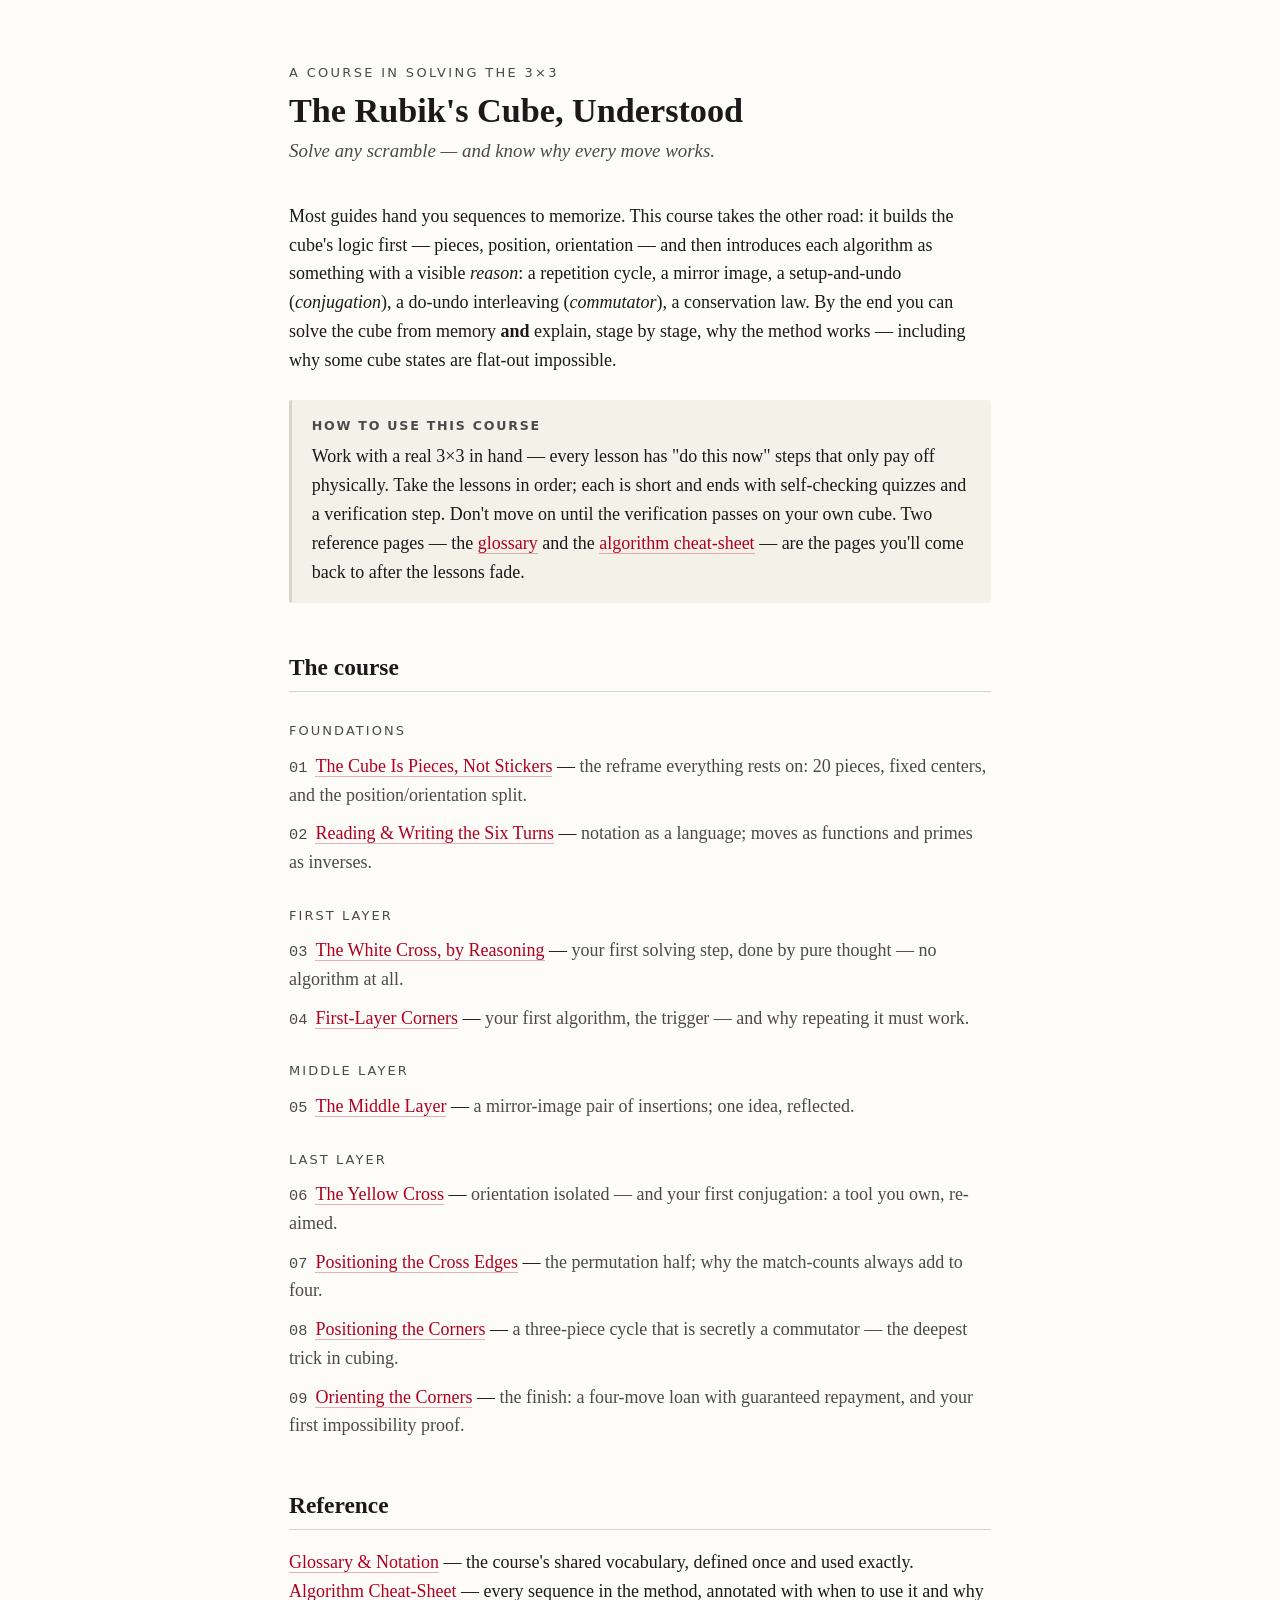
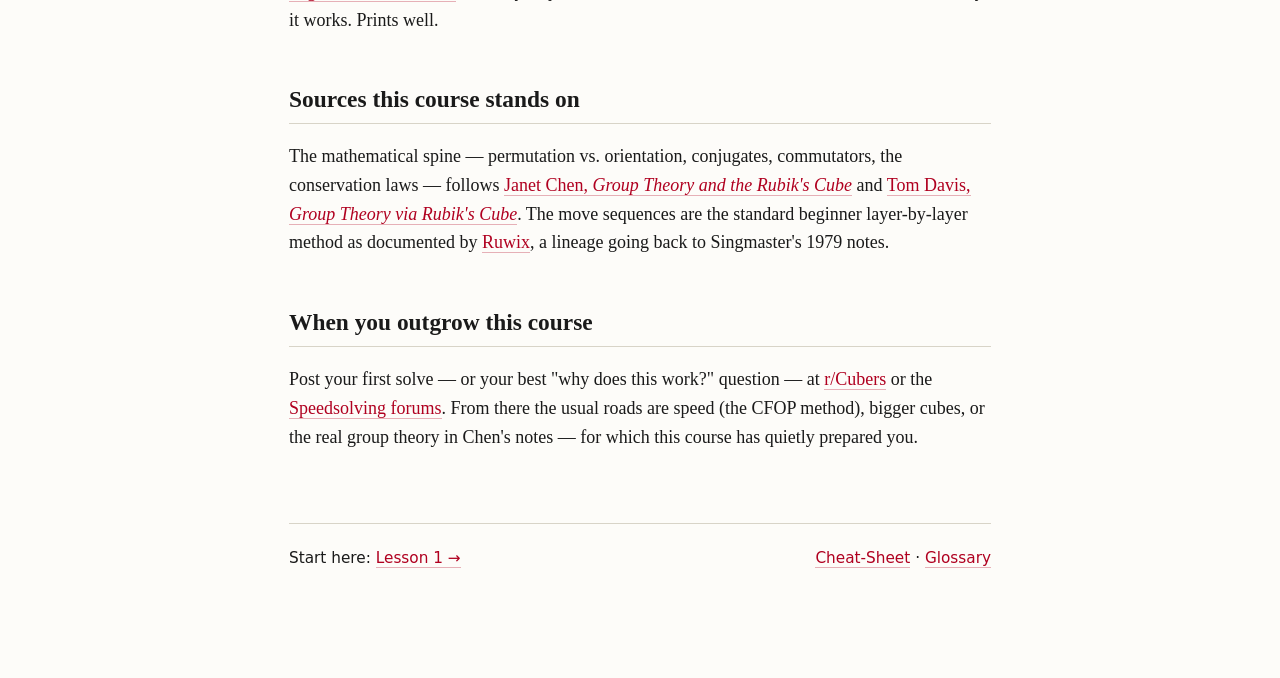
<file: index.html>
<!DOCTYPE html>
<html lang="en">
<head>
<meta charset="utf-8">
<meta name="viewport" content="width=device-width, initial-scale=1">
<meta name="description" content="A nine-lesson course that teaches you to solve the 3×3 Rubik's cube with real understanding — every algorithm explained, every claim verified.">
<title>The Rubik's Cube, Understood — a nine-lesson course</title>
<link rel="stylesheet" href="assets/style.css">
<style>
  .arc { list-style: none; padding: 0; margin: 0; }
  .arc li { margin: 0.55rem 0; padding-left: 0; }
  .arc .stage {
    font-family: ui-sans-serif, system-ui, sans-serif;
    font-size: 0.72rem; letter-spacing: 0.16em; text-transform: uppercase;
    color: var(--ink-soft); display: block; margin: 1.6rem 0 0.4rem;
  }
  .arc .num {
    font-family: "SF Mono", ui-monospace, Menlo, monospace;
    color: var(--ink-soft); font-size: 0.85rem; margin-right: 0.45rem;
  }
  .arc .blurb { color: var(--ink-soft); }
</style>
</head>
<body>
  <p class="eyebrow">A course in solving the 3×3</p>
  <h1>The Rubik's Cube, Understood</h1>
  <p class="subtitle">Solve any scramble — and know <em>why</em> every move works.</p>

  <p>Most guides hand you sequences to memorize. This course takes the other road: it
  builds the cube's logic first — pieces, position, orientation — and then introduces each
  algorithm as something with a visible <em>reason</em>: a repetition cycle, a mirror image,
  a setup-and-undo (<em>conjugation</em>), a do-undo interleaving (<em>commutator</em>), a
  conservation law. By the end you can solve the cube from memory <strong>and</strong>
  explain, stage by stage, why the method works — including why some cube states are
  flat-out impossible.</p>

  <div class="note">
    <span class="label">How to use this course</span>
    Work with a real 3×3 in hand — every lesson has "do this now" steps that only pay off
    physically. Take the lessons in order; each is short and ends with self-checking quizzes
    and a verification step. Don't move on until the verification passes on your own cube.
    Two reference pages — the <a href="reference/glossary.html">glossary</a> and the
    <a href="reference/algorithms.html">algorithm cheat-sheet</a> — are the pages you'll
    come back to after the lessons fade.
  </div>

  <h2>The course</h2>
  <ul class="arc">
    <li><span class="stage">Foundations</span></li>
    <li><span class="num">01</span><a href="lessons/0001-pieces-not-stickers.html">The Cube Is Pieces, Not Stickers</a>
      — <span class="blurb">the reframe everything rests on: 20 pieces, fixed centers, and the position/orientation split.</span></li>
    <li><span class="num">02</span><a href="lessons/0002-the-six-turns.html">Reading &amp; Writing the Six Turns</a>
      — <span class="blurb">notation as a language; moves as functions and primes as inverses.</span></li>

    <li><span class="stage">First layer</span></li>
    <li><span class="num">03</span><a href="lessons/0003-the-white-cross.html">The White Cross, by Reasoning</a>
      — <span class="blurb">your first solving step, done by pure thought — no algorithm at all.</span></li>
    <li><span class="num">04</span><a href="lessons/0004-first-layer-corners.html">First-Layer Corners</a>
      — <span class="blurb">your first algorithm, the trigger — and why repeating it must work.</span></li>

    <li><span class="stage">Middle layer</span></li>
    <li><span class="num">05</span><a href="lessons/0005-the-middle-layer.html">The Middle Layer</a>
      — <span class="blurb">a mirror-image pair of insertions; one idea, reflected.</span></li>

    <li><span class="stage">Last layer</span></li>
    <li><span class="num">06</span><a href="lessons/0006-the-yellow-cross.html">The Yellow Cross</a>
      — <span class="blurb">orientation isolated — and your first conjugation: a tool you own, re-aimed.</span></li>
    <li><span class="num">07</span><a href="lessons/0007-positioning-the-edges.html">Positioning the Cross Edges</a>
      — <span class="blurb">the permutation half; why the match-counts always add to four.</span></li>
    <li><span class="num">08</span><a href="lessons/0008-positioning-the-corners.html">Positioning the Corners</a>
      — <span class="blurb">a three-piece cycle that is secretly a commutator — the deepest trick in cubing.</span></li>
    <li><span class="num">09</span><a href="lessons/0009-orienting-the-corners.html">Orienting the Corners</a>
      — <span class="blurb">the finish: a four-move loan with guaranteed repayment, and your first impossibility proof.</span></li>
  </ul>

  <h2>Reference</h2>
  <p><a href="reference/glossary.html">Glossary &amp; Notation</a> — the course's shared
  vocabulary, defined once and used exactly.<br>
  <a href="reference/algorithms.html">Algorithm Cheat-Sheet</a> — every sequence in the
  method, annotated with when to use it and why it works. Prints well.</p>

  <h2>Sources this course stands on</h2>
  <p>The mathematical spine — permutation vs. orientation, conjugates, commutators, the
  conservation laws — follows
  <a href="https://people.math.harvard.edu/~jjchen/docs/Group%20Theory%20and%20the%20Rubik's%20Cube.pdf">Janet
  Chen, <em>Group Theory and the Rubik's Cube</em></a> and
  <a href="https://www.geometer.org/rubik/group.pdf">Tom Davis, <em>Group Theory via Rubik's
  Cube</em></a>. The move sequences are the standard beginner layer-by-layer method as
  documented by <a href="https://ruwix.com/the-rubiks-cube/how-to-solve-the-rubiks-cube-beginners-method/">Ruwix</a>,
  a lineage going back to Singmaster's 1979 notes.</p>

  <h2>When you outgrow this course</h2>
  <p>Post your first solve — or your best "why does this work?" question — at
  <a href="https://www.reddit.com/r/Cubers/">r/Cubers</a> or the
  <a href="https://www.speedsolving.com/">Speedsolving forums</a>. From there the usual
  roads are speed (the CFOP method), bigger cubes, or the real group theory in Chen's
  notes — for which this course has quietly prepared you.</p>

  <div class="lesson-nav">
    <span>Start here: <a href="lessons/0001-pieces-not-stickers.html">Lesson 1 →</a></span>
    <span><a href="reference/algorithms.html">Cheat-Sheet</a> · <a href="reference/glossary.html">Glossary</a></span>
  </div>
</body>
</html>
</file>
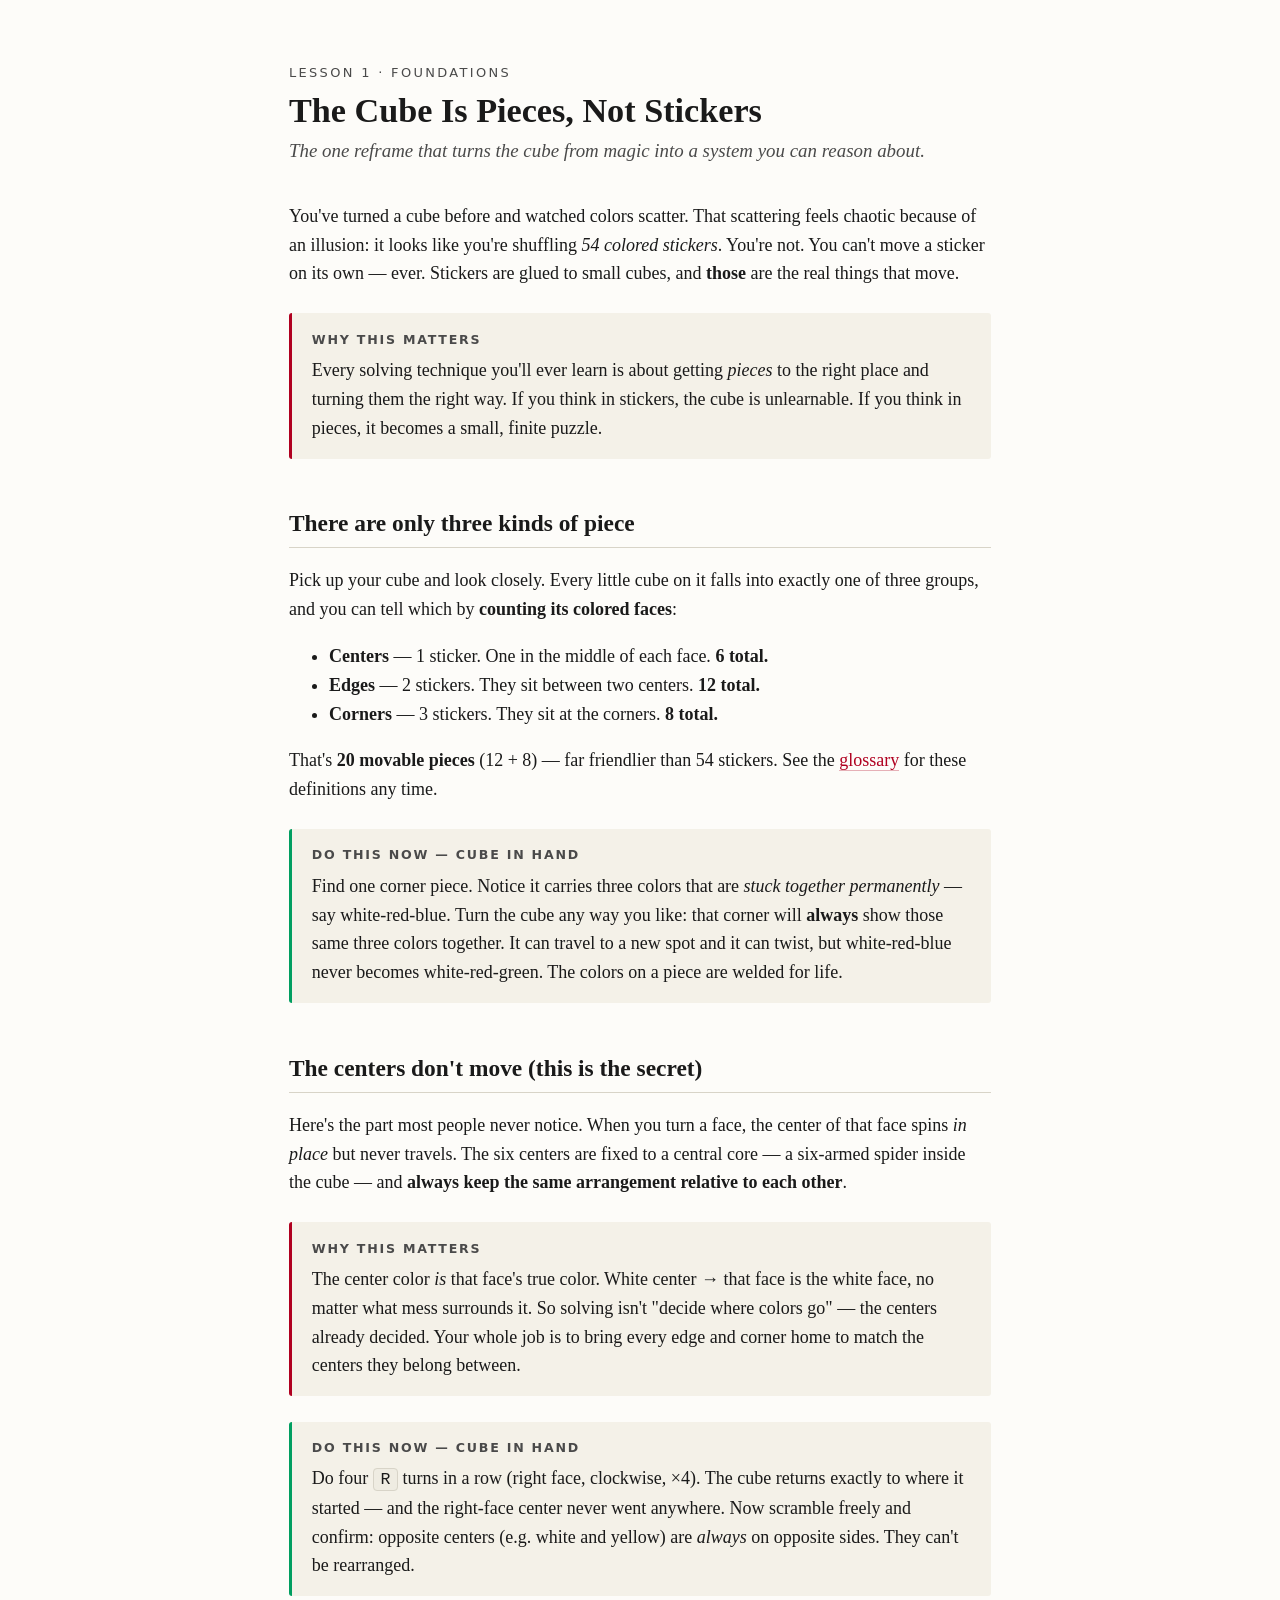
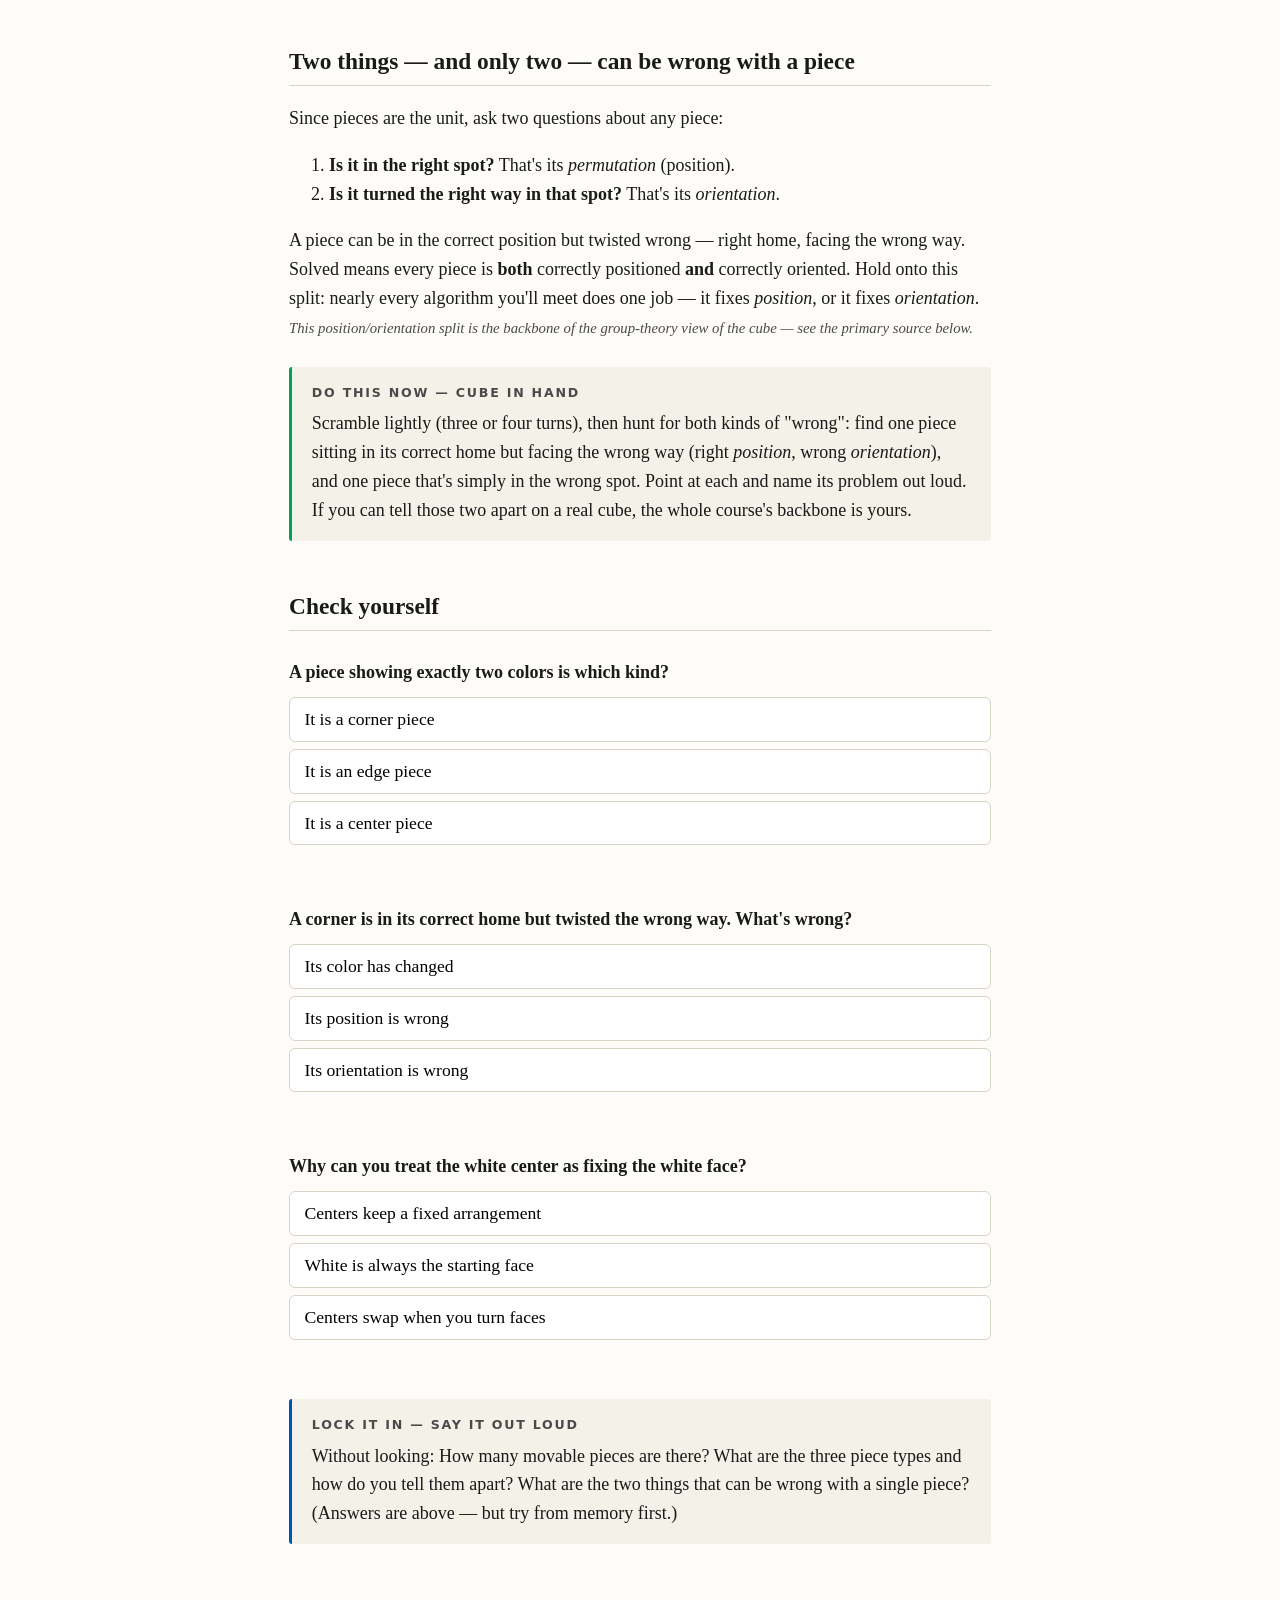
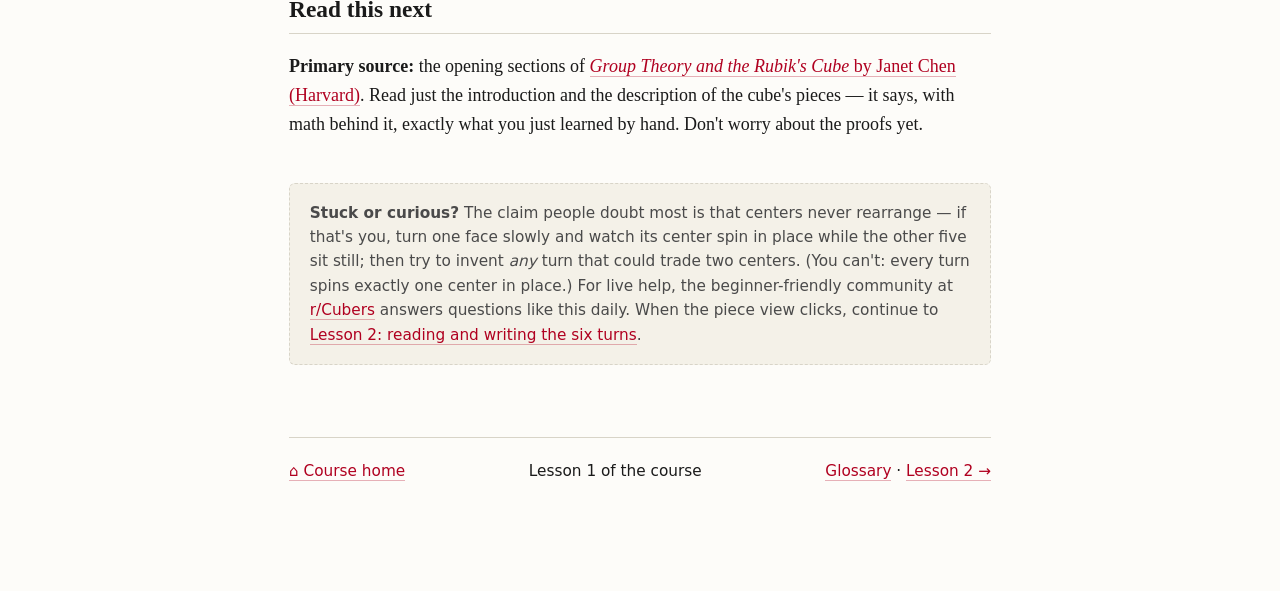
<file: lessons/0001-pieces-not-stickers.html>
<!DOCTYPE html>
<html lang="en">
<head>
<meta charset="utf-8">
<meta name="viewport" content="width=device-width, initial-scale=1">
<title>Lesson 1 — The Cube Is Pieces, Not Stickers</title>
<link rel="stylesheet" href="../assets/style.css">
<script src="../assets/quiz.js"></script>
</head>
<body>
  <p class="eyebrow">Lesson 1 · Foundations</p>
  <h1>The Cube Is Pieces, Not Stickers</h1>
  <p class="subtitle">The one reframe that turns the cube from magic into a system you can reason about.</p>

  <p>You've turned a cube before and watched colors scatter. That scattering feels
  chaotic because of an illusion: it looks like you're shuffling <em>54 colored
  stickers</em>. You're not. You can't move a sticker on its own — ever. Stickers
  are glued to small cubes, and <strong>those</strong> are the real things that move.</p>

  <div class="why">
    <span class="label">Why this matters</span>
    Every solving technique you'll ever learn is about getting <em>pieces</em> to the
    right place and turning them the right way. If you think in stickers, the cube is
    unlearnable. If you think in pieces, it becomes a small, finite puzzle.
  </div>

  <h2>There are only three kinds of piece</h2>
  <p>Pick up your cube and look closely. Every little cube on it falls into exactly
  one of three groups, and you can tell which by <strong>counting its colored faces</strong>:</p>

  <ul>
    <li><strong>Centers</strong> — 1 sticker. One in the middle of each face. <strong>6 total.</strong></li>
    <li><strong>Edges</strong> — 2 stickers. They sit between two centers. <strong>12 total.</strong></li>
    <li><strong>Corners</strong> — 3 stickers. They sit at the corners. <strong>8 total.</strong></li>
  </ul>

  <p>That's <strong>20 movable pieces</strong> (12 + 8) — far friendlier than 54 stickers.
  See the <a href="../reference/glossary.html">glossary</a> for these definitions any time.</p>

  <div class="try">
    <span class="label">Do this now — cube in hand</span>
    Find one corner piece. Notice it carries three colors that are <em>stuck
    together permanently</em> — say white-red-blue. Turn the cube any way you like:
    that corner will <strong>always</strong> show those same three colors together. It can
    travel to a new spot and it can twist, but white-red-blue never becomes
    white-red-green. The colors on a piece are welded for life.
  </div>

  <h2>The centers don't move (this is the secret)</h2>
  <p>Here's the part most people never notice. When you turn a face, the center of
  that face spins <em>in place</em> but never travels. The six centers are fixed to a
  central core — a six-armed spider inside the cube — and <strong>always keep the same
  arrangement relative to each other</strong>.</p>

  <div class="why">
    <span class="label">Why this matters</span>
    The center color <em>is</em> that face's true color. White center → that face is the
    white face, no matter what mess surrounds it. So solving isn't "decide where
    colors go" — the centers already decided. Your whole job is to bring every edge
    and corner home to match the centers they belong between.
  </div>

  <div class="try">
    <span class="label">Do this now — cube in hand</span>
    Do four <span class="move">R</span> turns in a row (right face, clockwise, ×4).
    The cube returns exactly to where it started — and the right-face center never
    went anywhere. Now scramble freely and confirm: opposite centers (e.g. white and
    yellow) are <em>always</em> on opposite sides. They can't be rearranged.
  </div>

  <h2>Two things — and only two — can be wrong with a piece</h2>
  <p>Since pieces are the unit, ask two questions about any piece:</p>
  <ol>
    <li><strong>Is it in the right spot?</strong> That's its <em>permutation</em> (position).</li>
    <li><strong>Is it turned the right way in that spot?</strong> That's its <em>orientation</em>.</li>
  </ol>
  <p>A piece can be in the correct position but twisted wrong — right home, facing
  the wrong way. Solved means every piece is <strong>both</strong> correctly positioned
  <strong>and</strong> correctly oriented. Hold onto this split: nearly every algorithm you'll
  meet does one job — it fixes <em>position</em>, or it fixes <em>orientation</em>.
  <span class="sidenote">This position/orientation split is the backbone of the
  group-theory view of the cube — see the primary source below.</span></p>

  <div class="try">
    <span class="label">Do this now — cube in hand</span>
    Scramble lightly (three or four turns), then hunt for both kinds of "wrong": find one
    piece sitting in its correct home but facing the wrong way (right <em>position</em>,
    wrong <em>orientation</em>), and one piece that's simply in the wrong spot. Point at
    each and name its problem out loud. If you can tell those two apart on a real cube,
    the whole course's backbone is yours.
  </div>

  <h2>Check yourself</h2>

  <div class="quiz" data-answer="1">
    <div class="q">A piece showing exactly two colors is which kind?</div>
    <button class="opt">It is a corner piece</button>
    <button class="opt">It is an edge piece</button>
    <button class="opt">It is a center piece</button>
    <div class="feedback"
         data-correct="Two stickers means an edge. Corners have three, centers have one."
         data-wrong="Count the stickers: two colors = edge. Three = corner, one = center."></div>
  </div>

  <div class="quiz" data-answer="2">
    <div class="q">A corner is in its correct home but twisted the wrong way. What's wrong?</div>
    <button class="opt">Its color has changed</button>
    <button class="opt">Its position is wrong</button>
    <button class="opt">Its orientation is wrong</button>
    <div class="feedback"
         data-correct="Right spot, wrong twist = an orientation problem. Position is fine."
         data-wrong="Right home means position is correct. The thing left to fix is how it's turned — orientation."></div>
  </div>

  <div class="quiz" data-answer="0">
    <div class="q">Why can you treat the white center as fixing the white face?</div>
    <button class="opt">Centers keep a fixed arrangement</button>
    <button class="opt">White is always the starting face</button>
    <button class="opt">Centers swap when you turn faces</button>
    <div class="feedback"
         data-correct="Exactly — the six centers keep a fixed arrangement, so each center defines its face's true color."
         data-wrong="Centers are locked to the core in a fixed cross — they spin but never rearrange, so each one permanently names its face."></div>
  </div>

  <div class="recall">
    <span class="label">Lock it in — say it out loud</span>
    Without looking: How many movable pieces are there? What are the three piece
    types and how do you tell them apart? What are the two things that can be wrong
    with a single piece? (Answers are above — but try from memory first.)
  </div>

  <h2>Read this next</h2>
  <p><strong>Primary source:</strong> the opening sections of
  <a href="https://people.math.harvard.edu/~jjchen/docs/Group%20Theory%20and%20the%20Rubik's%20Cube.pdf">
  <em>Group Theory and the Rubik's Cube</em> by Janet Chen (Harvard)</a>. Read just
  the introduction and the description of the cube's pieces — it says, with math
  behind it, exactly what you just learned by hand. Don't worry about the proofs yet.</p>

  <div class="ask-teacher">
    <strong>Stuck or curious?</strong> The claim people doubt most is that centers never
    rearrange — if that's you, turn one face slowly and watch its center spin in place while
    the other five sit still; then try to invent <em>any</em> turn that could trade two
    centers. (You can't: every turn spins exactly one center in place.) For live help, the
    beginner-friendly community at <a href="https://www.reddit.com/r/Cubers/">r/Cubers</a>
    answers questions like this daily. When the piece view clicks, continue to
    <a href="0002-the-six-turns.html">Lesson 2: reading and writing the six turns</a>.
  </div>

  <div class="lesson-nav">
    <span><a href="../index.html">⌂ Course home</a></span>
    <span>Lesson 1 of the course</span>
    <span><a href="../reference/glossary.html">Glossary</a> · <a href="0002-the-six-turns.html">Lesson 2 →</a></span>
  </div>
</body>
</html>
</file>
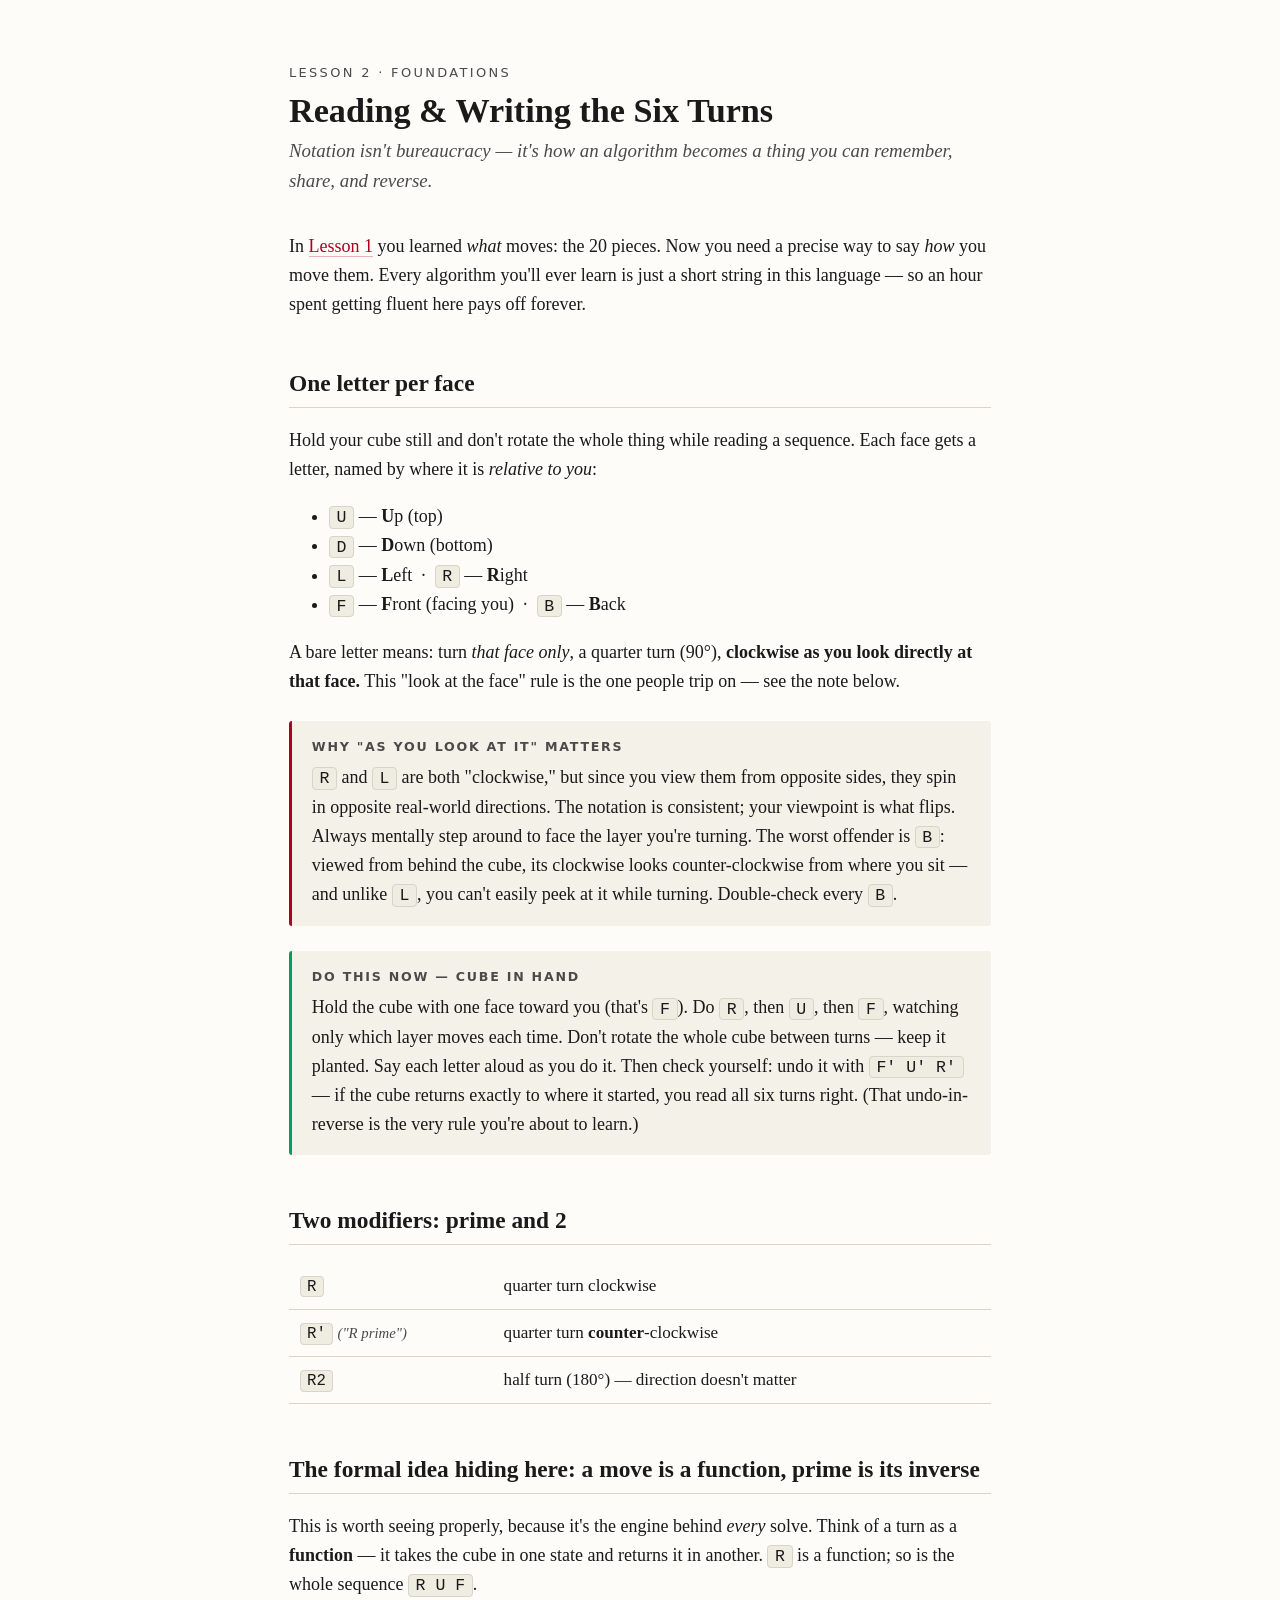
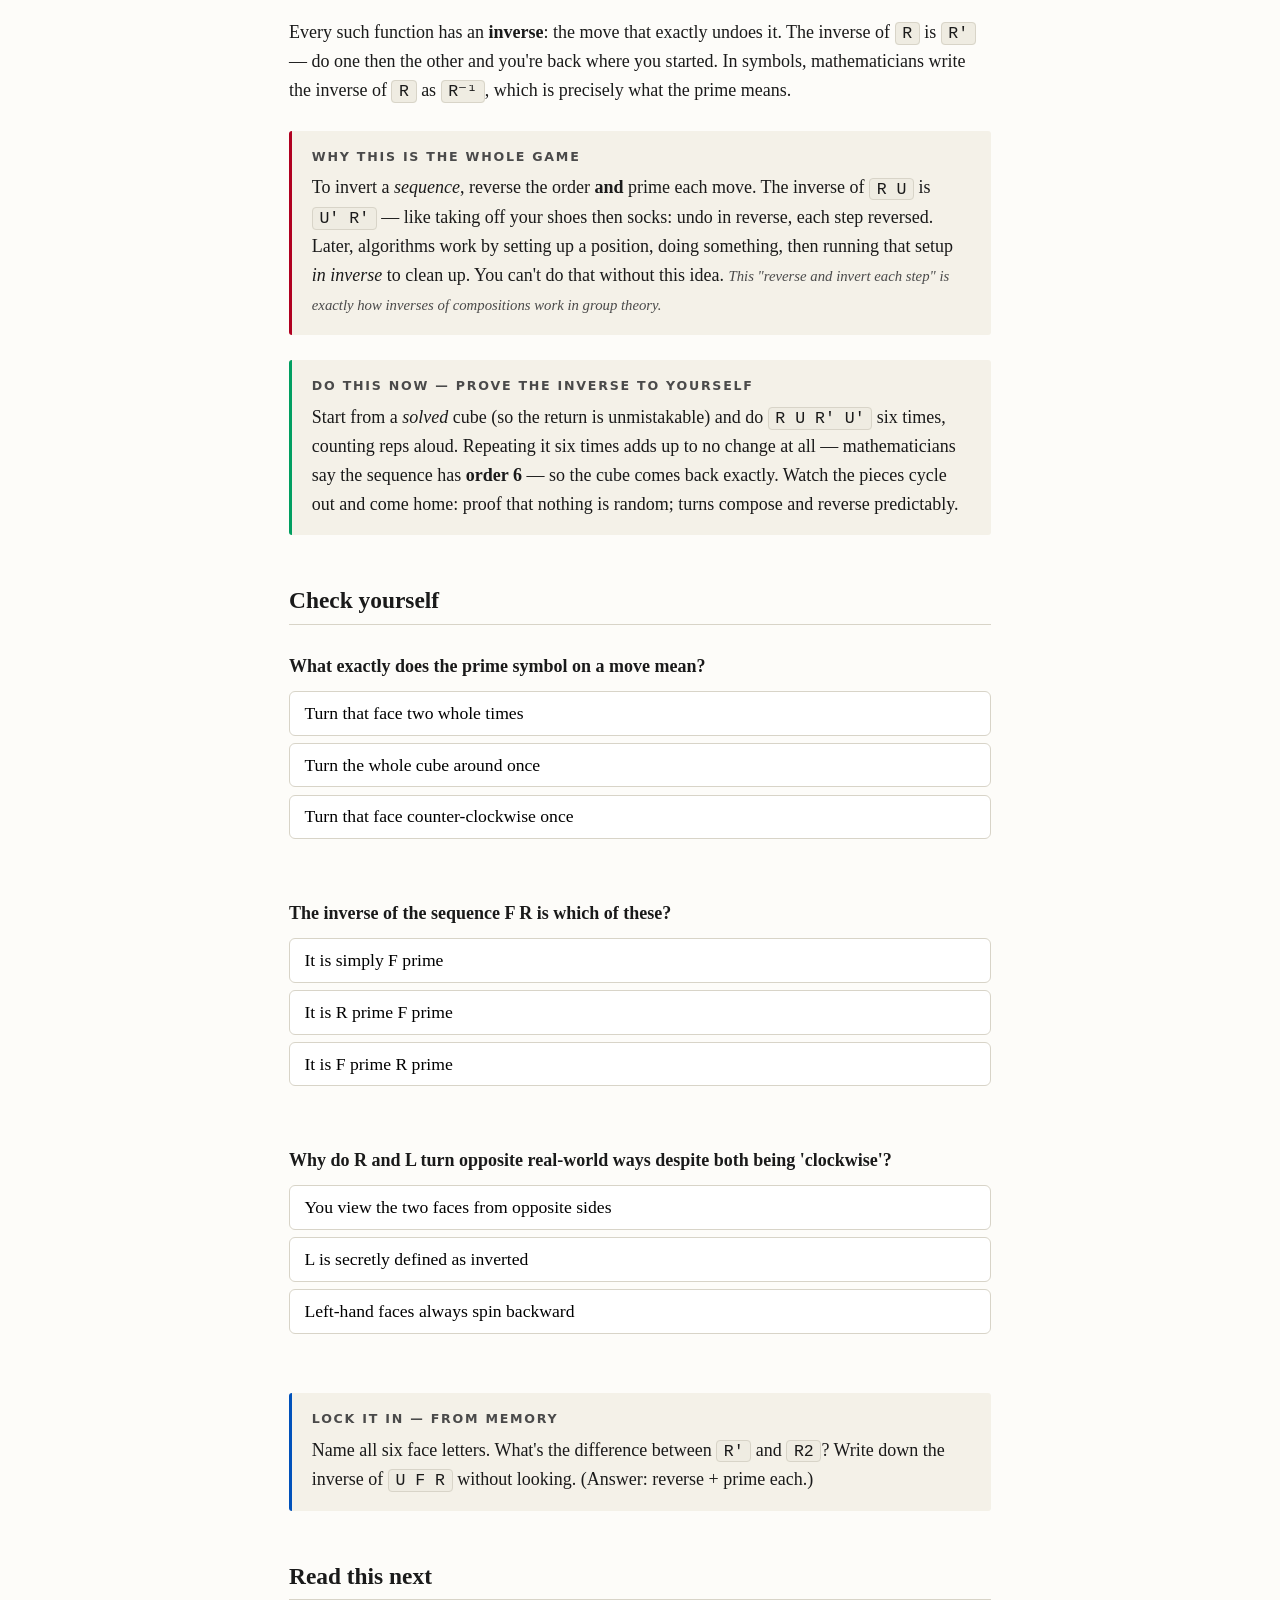
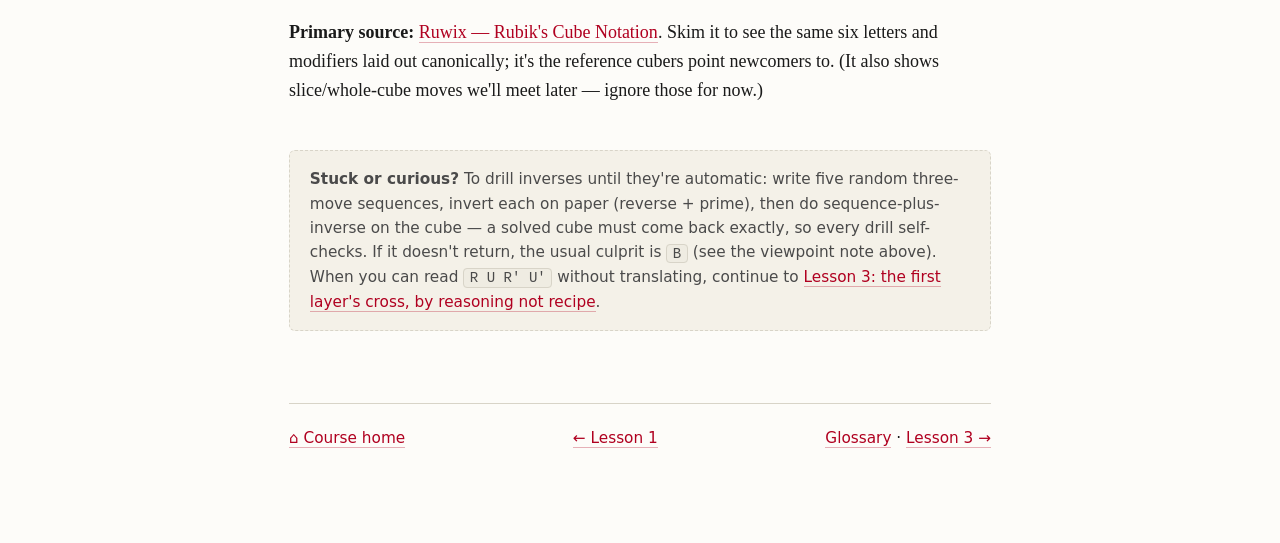
<file: lessons/0002-the-six-turns.html>
<!DOCTYPE html>
<html lang="en">
<head>
<meta charset="utf-8">
<meta name="viewport" content="width=device-width, initial-scale=1">
<title>Lesson 2 — Reading &amp; Writing the Six Turns</title>
<link rel="stylesheet" href="../assets/style.css">
<script src="../assets/quiz.js"></script>
</head>
<body>
  <p class="eyebrow">Lesson 2 · Foundations</p>
  <h1>Reading &amp; Writing the Six Turns</h1>
  <p class="subtitle">Notation isn't bureaucracy — it's how an algorithm becomes a thing you can remember, share, and reverse.</p>

  <p>In <a href="0001-pieces-not-stickers.html">Lesson 1</a> you learned <em>what</em>
  moves: the 20 pieces. Now you need a precise way to say <em>how</em> you move them.
  Every algorithm you'll ever learn is just a short string in this language — so an
  hour spent getting fluent here pays off forever.</p>

  <h2>One letter per face</h2>
  <p>Hold your cube still and don't rotate the whole thing while reading a sequence.
  Each face gets a letter, named by where it is <em>relative to you</em>:</p>

  <ul>
    <li><span class="move">U</span> — <strong>U</strong>p (top)</li>
    <li><span class="move">D</span> — <strong>D</strong>own (bottom)</li>
    <li><span class="move">L</span> — <strong>L</strong>eft &nbsp;·&nbsp; <span class="move">R</span> — <strong>R</strong>ight</li>
    <li><span class="move">F</span> — <strong>F</strong>ront (facing you) &nbsp;·&nbsp; <span class="move">B</span> — <strong>B</strong>ack</li>
  </ul>

  <p>A bare letter means: turn <em>that face only</em>, a quarter turn (90°),
  <strong>clockwise as you look directly at that face.</strong> This "look at the face"
  rule is the one people trip on — see the note below.</p>

  <div class="why">
    <span class="label">Why "as you look at it" matters</span>
    <span class="move">R</span> and <span class="move">L</span> are both "clockwise," but
    since you view them from opposite sides, they spin in opposite real-world
    directions. The notation is consistent; your viewpoint is what flips. Always
    mentally step around to face the layer you're turning. The worst offender is
    <span class="move">B</span>: viewed from behind the cube, its clockwise looks
    counter-clockwise from where you sit — and unlike <span class="move">L</span>, you
    can't easily peek at it while turning. Double-check every <span class="move">B</span>.
  </div>

  <div class="try">
    <span class="label">Do this now — cube in hand</span>
    Hold the cube with one face toward you (that's <span class="move">F</span>). Do
    <span class="move">R</span>, then <span class="move">U</span>, then
    <span class="move">F</span>, watching only which layer moves each time. Don't
    rotate the whole cube between turns — keep it planted. Say each letter aloud as
    you do it. Then check yourself: undo it with <span class="move">F' U' R'</span> —
    if the cube returns exactly to where it started, you read all six turns right.
    (That undo-in-reverse is the very rule you're about to learn.)
  </div>

  <h2>Two modifiers: prime and 2</h2>
  <table class="notation">
    <tr><td><span class="move">R</span></td>
        <td>quarter turn clockwise</td></tr>
    <tr><td><span class="move">R'</span> <span class="sidenote">("R prime")</span></td>
        <td>quarter turn <strong>counter</strong>-clockwise</td></tr>
    <tr><td><span class="move">R2</span></td>
        <td>half turn (180°) — direction doesn't matter</td></tr>
  </table>

  <h2>The formal idea hiding here: a move is a function, prime is its inverse</h2>
  <p>This is worth seeing properly, because it's the engine behind <em>every</em> solve.
  Think of a turn as a <strong>function</strong> — it takes the cube in one state and
  returns it in another. <span class="move">R</span> is a function; so is the whole
  sequence <span class="move">R U F</span>.</p>

  <p>Every such function has an <strong>inverse</strong>: the move that exactly undoes it.
  The inverse of <span class="move">R</span> is <span class="move">R'</span> — do one
  then the other and you're back where you started. In symbols, mathematicians write
  the inverse of <span class="move">R</span> as <span class="move">R⁻¹</span>, which is
  precisely what the prime means.</p>

  <div class="why">
    <span class="label">Why this is the whole game</span>
    To invert a <em>sequence</em>, reverse the order <strong>and</strong> prime each move.
    The inverse of <span class="move">R U</span> is <span class="move">U' R'</span> — like
    taking off your shoes then socks: undo in reverse, each step reversed. Later,
    algorithms work by setting up a position, doing something, then running that setup
    <em>in inverse</em> to clean up. You can't do that without this idea.
    <span class="sidenote">This "reverse and invert each step" is exactly how inverses
    of compositions work in group theory.</span>
  </div>

  <div class="try">
    <span class="label">Do this now — prove the inverse to yourself</span>
    Start from a <em>solved</em> cube (so the return is unmistakable) and do
    <span class="move">R U R' U'</span> six times, counting reps aloud. Repeating it six
    times adds up to no change at all — mathematicians say the sequence has
    <strong>order 6</strong> — so the cube comes back exactly. Watch the pieces cycle out
    and come home: proof that nothing is random; turns compose and reverse predictably.
  </div>

  <h2>Check yourself</h2>

  <div class="quiz" data-answer="2">
    <div class="q">What exactly does the prime symbol on a move mean?</div>
    <button class="opt">Turn that face two whole times</button>
    <button class="opt">Turn the whole cube around once</button>
    <button class="opt">Turn that face counter-clockwise once</button>
    <div class="feedback"
         data-correct="Prime = the inverse: one quarter turn the other way. R' undoes R."
         data-wrong="Prime means the inverse — a single quarter turn counter-clockwise. The '2' is for half turns."></div>
  </div>

  <div class="quiz" data-answer="1">
    <div class="q">The inverse of the sequence F R is which of these?</div>
    <button class="opt">It is simply F prime</button>
    <button class="opt">It is R prime F prime</button>
    <button class="opt">It is F prime R prime</button>
    <div class="feedback"
         data-correct="Reverse the order AND prime each move: R' F'. Shoes-then-socks."
         data-wrong="To undo a sequence, reverse the order and prime each step. F R becomes R' F'."></div>
  </div>

  <div class="quiz" data-answer="0">
    <div class="q">Why do R and L turn opposite real-world ways despite both being 'clockwise'?</div>
    <button class="opt">You view the two faces from opposite sides</button>
    <button class="opt">L is secretly defined as inverted</button>
    <button class="opt">Left-hand faces always spin backward</button>
    <div class="feedback"
         data-correct="Right — 'clockwise' is judged looking straight at each face, and those viewpoints are opposite."
         data-wrong="It's about viewpoint: clockwise is judged facing each layer, and R and L are seen from opposite sides."></div>
  </div>

  <div class="recall">
    <span class="label">Lock it in — from memory</span>
    Name all six face letters. What's the difference between <span class="move">R'</span>
    and <span class="move">R2</span>? Write down the inverse of
    <span class="move">U F R</span> without looking. (Answer: reverse + prime each.)
  </div>

  <h2>Read this next</h2>
  <p><strong>Primary source:</strong>
  <a href="https://ruwix.com/the-rubiks-cube/notation/">Ruwix — Rubik's Cube Notation</a>.
  Skim it to see the same six letters and modifiers laid out canonically; it's the
  reference cubers point newcomers to. (It also shows slice/whole-cube moves we'll
  meet later — ignore those for now.)</p>

  <div class="ask-teacher">
    <strong>Stuck or curious?</strong> To drill inverses until they're automatic: write five
    random three-move sequences, invert each on paper (reverse + prime), then do
    sequence-plus-inverse on the cube — a solved cube must come back exactly, so every drill
    self-checks. If it doesn't return, the usual culprit is <span class="move">B</span> (see
    the viewpoint note above). When you can read <span class="move">R U R' U'</span> without
    translating, continue to <a href="0003-the-white-cross.html">Lesson 3: the first layer's
    cross, by reasoning not recipe</a>.
  </div>

  <div class="lesson-nav">
    <span><a href="../index.html">⌂ Course home</a></span>
    <span><a href="0001-pieces-not-stickers.html">← Lesson 1</a></span>
    <span><a href="../reference/glossary.html">Glossary</a> · <a href="0003-the-white-cross.html">Lesson 3 →</a></span>
  </div>
</body>
</html>
</file>
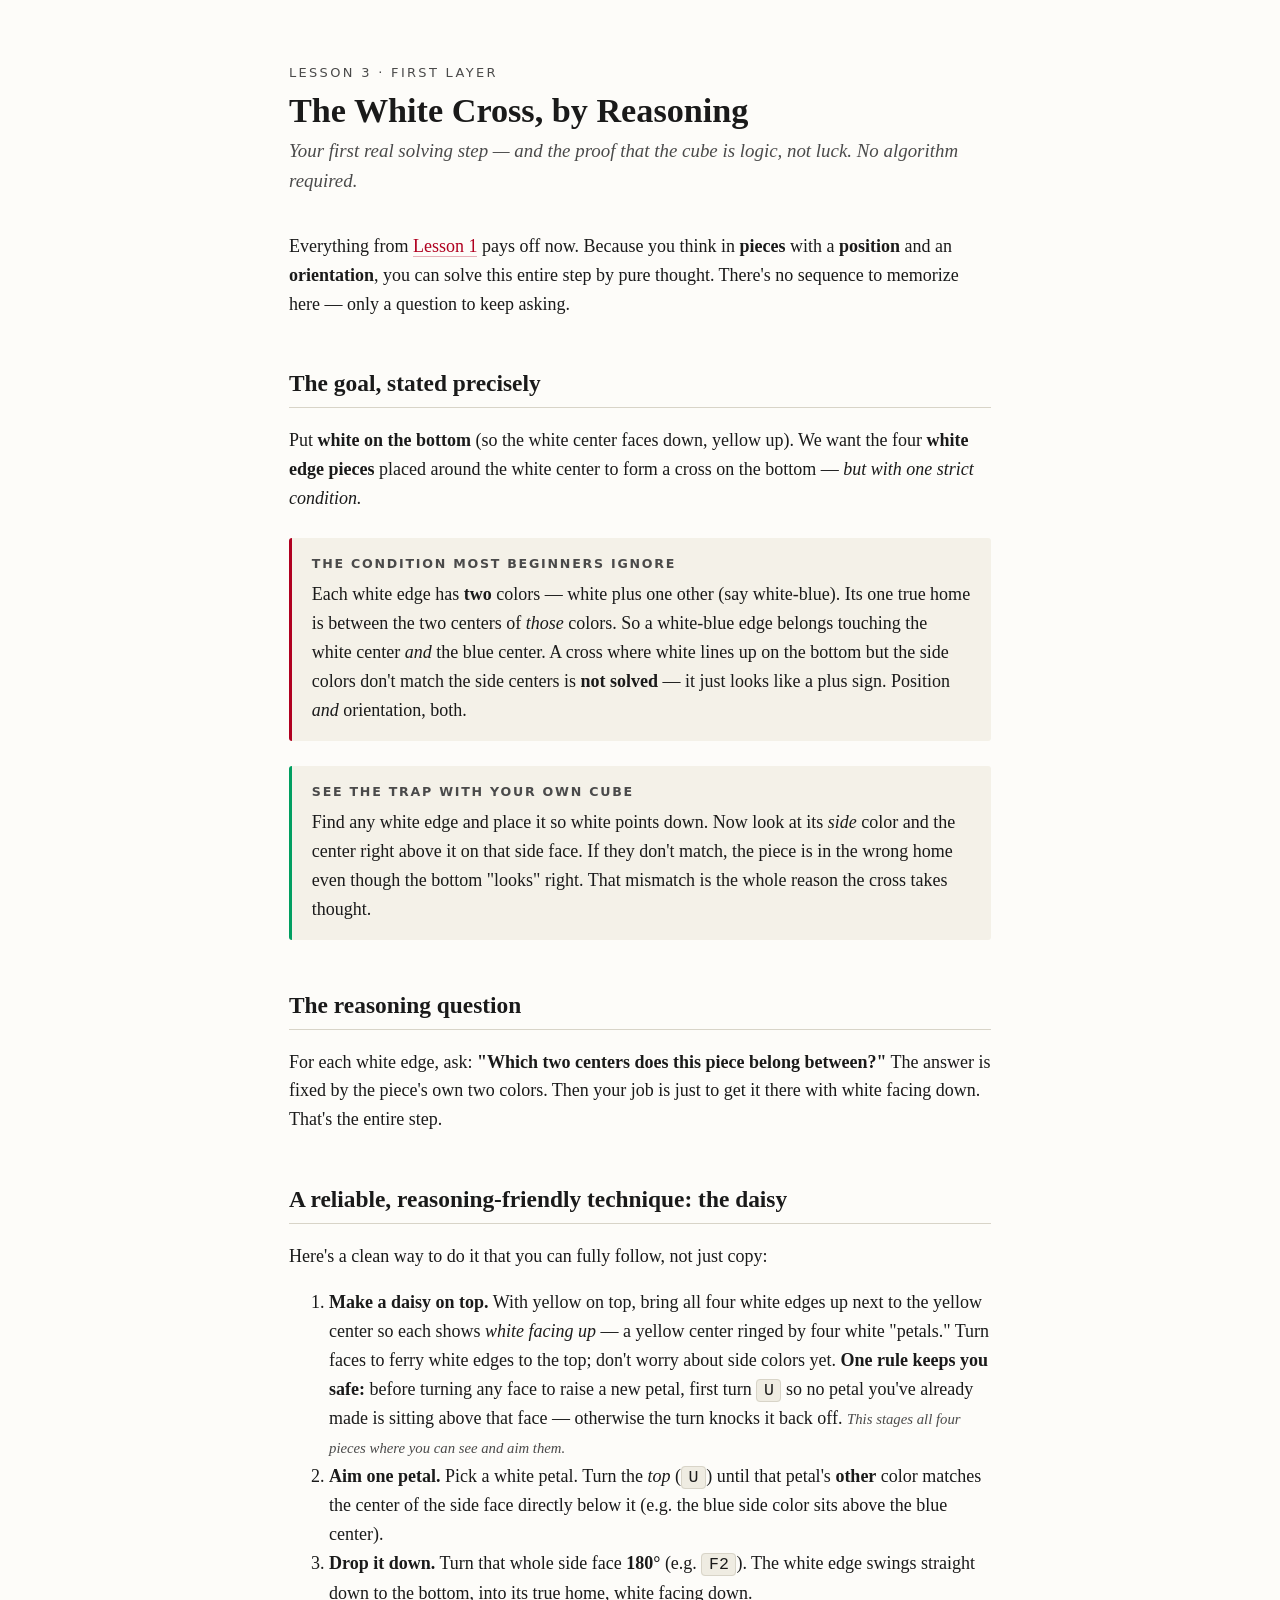
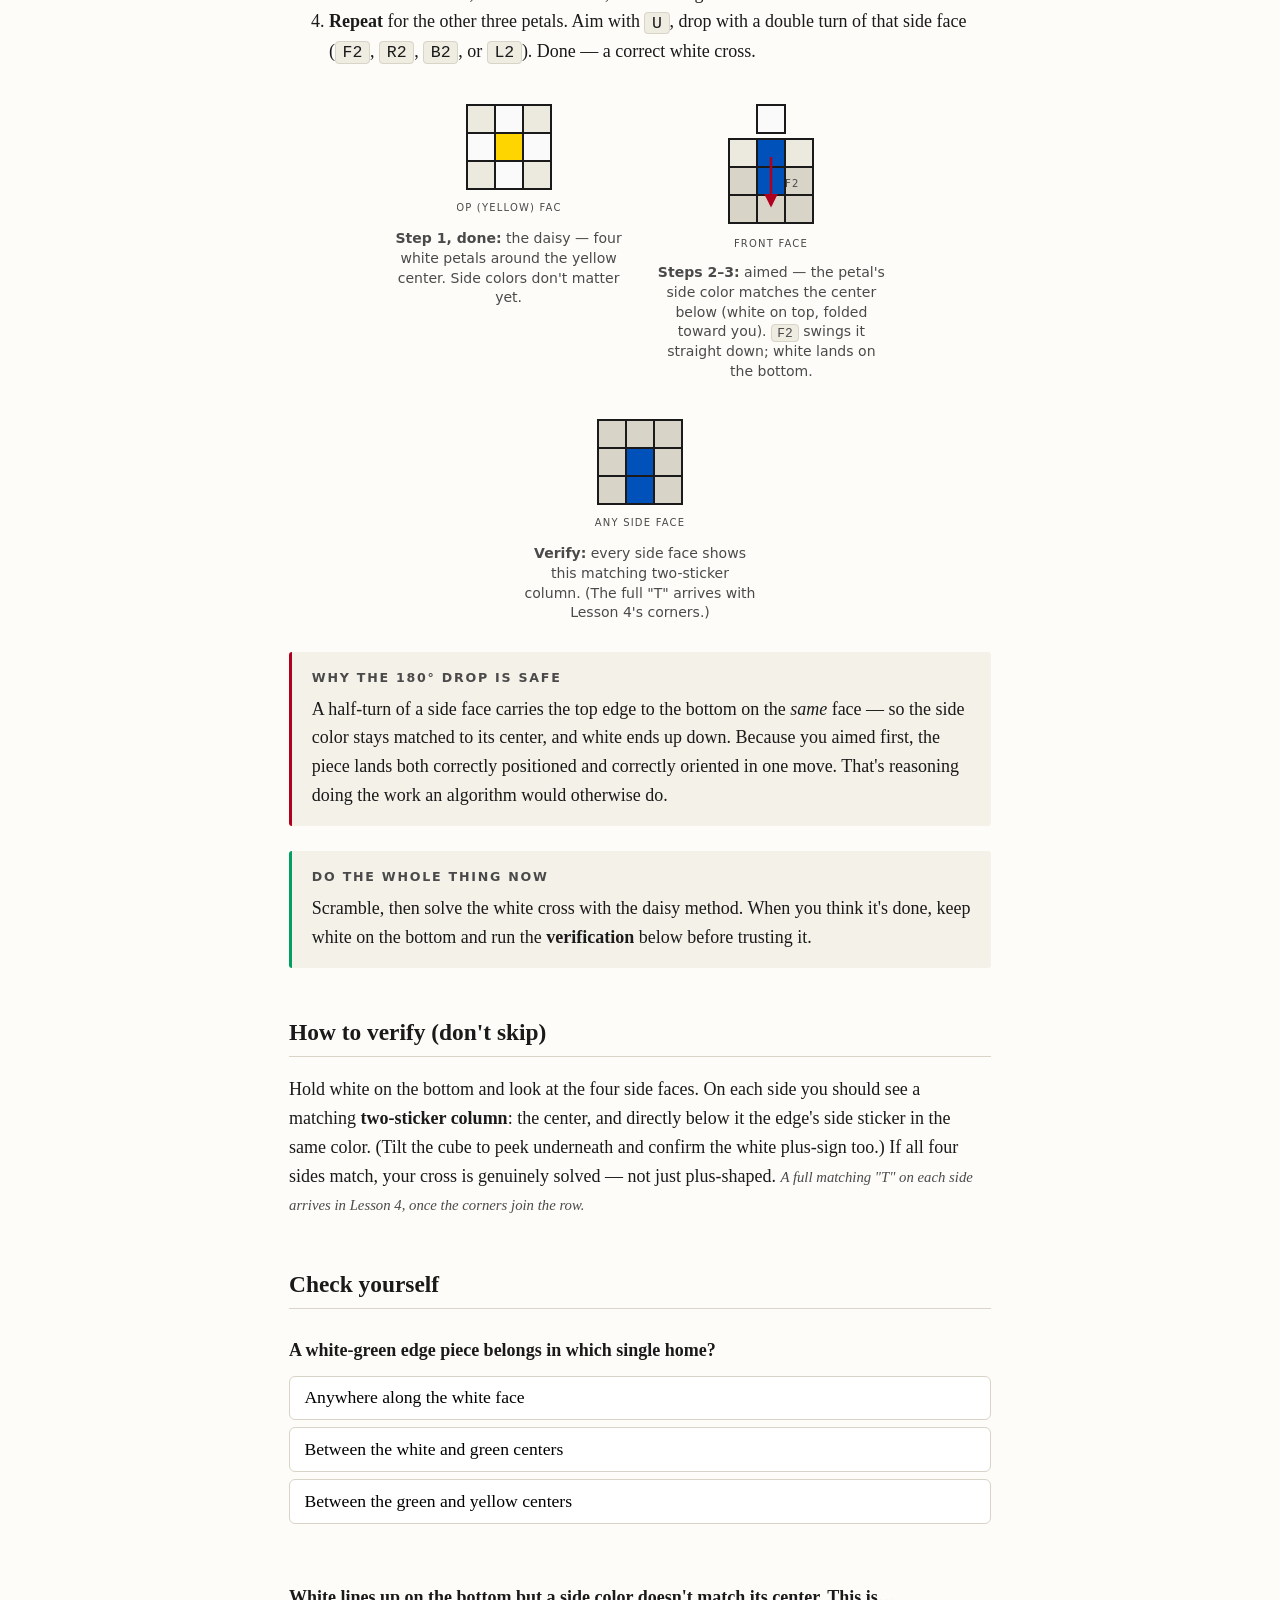
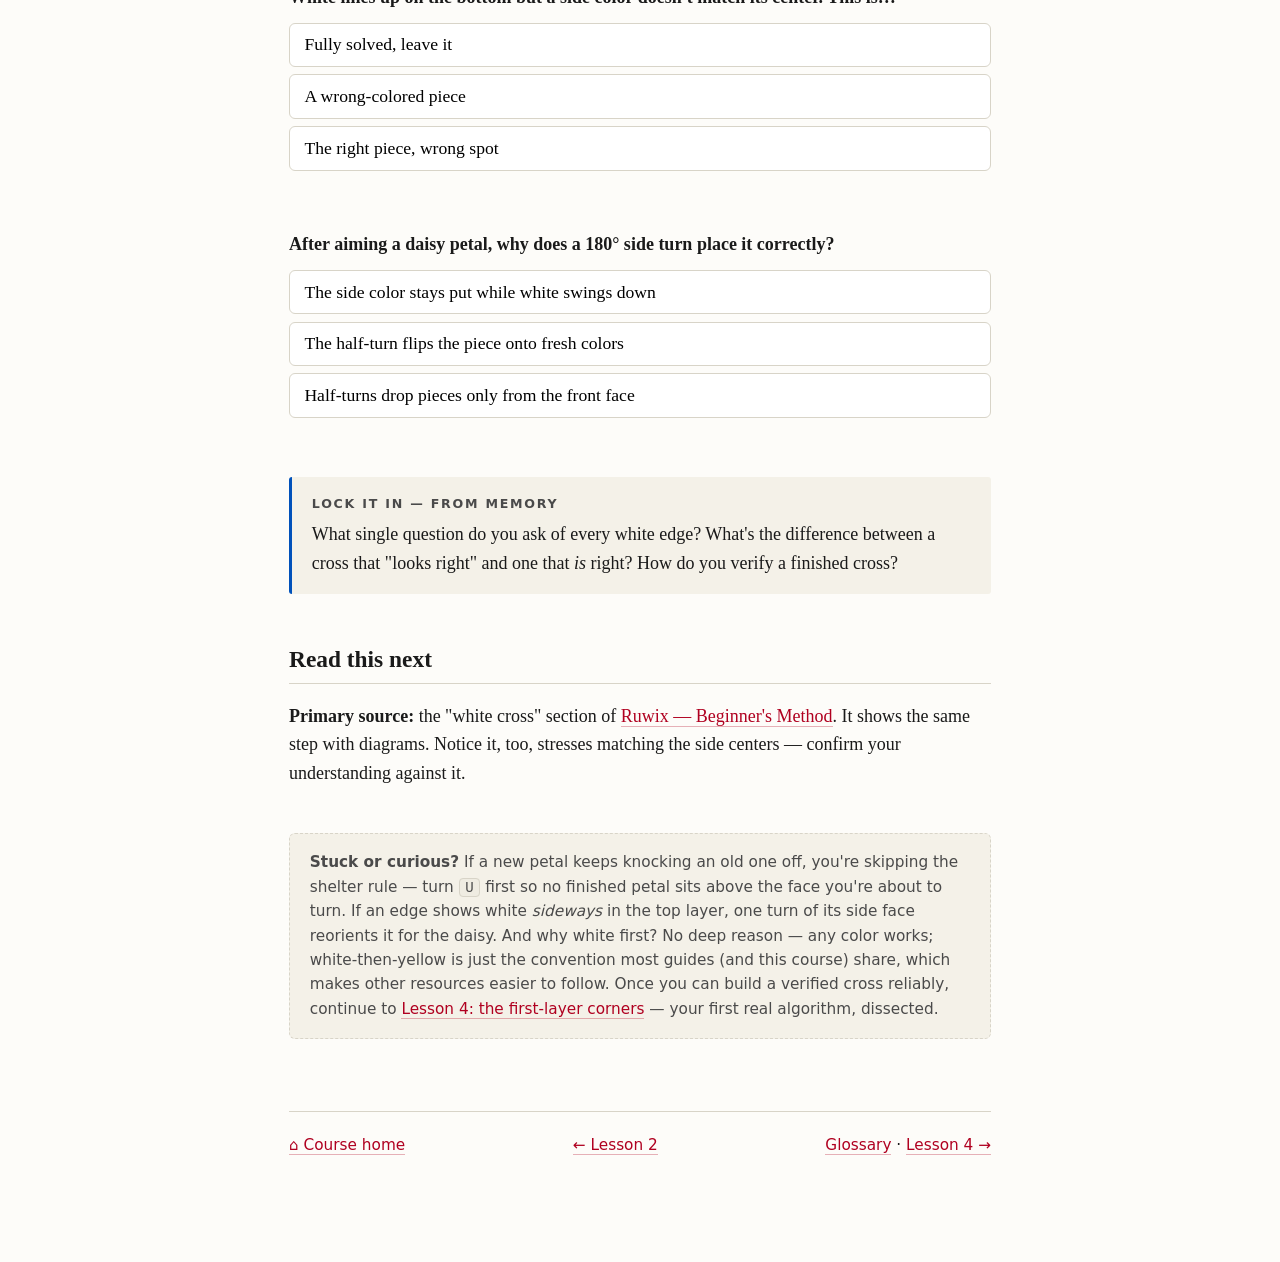
<file: lessons/0003-the-white-cross.html>
<!DOCTYPE html>
<html lang="en">
<head>
<meta charset="utf-8">
<meta name="viewport" content="width=device-width, initial-scale=1">
<title>Lesson 3 — The White Cross, by Reasoning</title>
<link rel="stylesheet" href="../assets/style.css">
<script src="../assets/quiz.js"></script>
</head>
<body>
  <p class="eyebrow">Lesson 3 · First Layer</p>
  <h1>The White Cross, by Reasoning</h1>
  <p class="subtitle">Your first real solving step — and the proof that the cube is logic, not luck. No algorithm required.</p>

  <p>Everything from <a href="0001-pieces-not-stickers.html">Lesson 1</a> pays off now.
  Because you think in <strong>pieces</strong> with a <strong>position</strong> and an
  <strong>orientation</strong>, you can solve this entire step by pure thought. There's no
  sequence to memorize here — only a question to keep asking.</p>

  <h2>The goal, stated precisely</h2>
  <p>Put <strong>white on the bottom</strong> (so the white center faces down, yellow up).
  We want the four <strong>white edge pieces</strong> placed around the white center to form
  a cross on the bottom — <em>but with one strict condition.</em></p>

  <div class="why">
    <span class="label">The condition most beginners ignore</span>
    Each white edge has <strong>two</strong> colors — white plus one other (say white-blue).
    Its one true home is between the two centers of <em>those</em> colors. So a white-blue
    edge belongs touching the white center <em>and</em> the blue center. A cross where
    white lines up on the bottom but the side colors don't match the side centers is
    <strong>not solved</strong> — it just looks like a plus sign. Position <em>and</em>
    orientation, both.
  </div>

  <div class="try">
    <span class="label">See the trap with your own cube</span>
    Find any white edge and place it so white points down. Now look at its
    <em>side</em> color and the center right above it on that side face. If they don't
    match, the piece is in the wrong home even though the bottom "looks" right. That
    mismatch is the whole reason the cross takes thought.
  </div>

  <h2>The reasoning question</h2>
  <p>For each white edge, ask: <strong>"Which two centers does this piece belong between?"</strong>
  The answer is fixed by the piece's own two colors. Then your job is just to get it
  there with white facing down. That's the entire step.</p>

  <h2>A reliable, reasoning-friendly technique: the daisy</h2>
  <p>Here's a clean way to do it that you can fully follow, not just copy:</p>
  <ol>
    <li><strong>Make a daisy on top.</strong> With yellow on top, bring all four white
      edges up next to the yellow center so each shows <em>white facing up</em> — a
      yellow center ringed by four white "petals." Turn faces to ferry white edges to the
      top; don't worry about side colors yet. <strong>One rule keeps you safe:</strong> before
      turning any face to raise a new petal, first turn <span class="move">U</span> so no
      petal you've already made is sitting above that face — otherwise the turn knocks it
      back off.
      <span class="sidenote">This stages all four pieces where you can see and aim them.</span></li>
    <li><strong>Aim one petal.</strong> Pick a white petal. Turn the <em>top</em> (<span class="move">U</span>)
      until that petal's <strong>other</strong> color matches the center of the side face
      directly below it (e.g. the blue side color sits above the blue center).</li>
    <li><strong>Drop it down.</strong> Turn that whole side face <strong>180°</strong>
      (e.g. <span class="move">F2</span>). The white edge swings straight down to the
      bottom, into its true home, white facing down.</li>
    <li><strong>Repeat</strong> for the other three petals. Aim with <span class="move">U</span>,
      drop with a double turn of that side face (<span class="move">F2</span>,
      <span class="move">R2</span>, <span class="move">B2</span>, or <span class="move">L2</span>).
      Done — a correct white cross.</li>
  </ol>

  <div class="figrow">
    <figure>
      <svg width="104" height="126" viewBox="0 0 104 126" role="img" aria-label="Daisy: four white edges around the yellow center, viewed from the top">
        <rect class="facelet facelet-dim" x="10" y="10" width="28" height="28"/>
        <rect class="facelet" fill="var(--cube-white)" x="38" y="10" width="28" height="28"/>
        <rect class="facelet facelet-dim" x="66" y="10" width="28" height="28"/>
        <rect class="facelet" fill="var(--cube-white)" x="10" y="38" width="28" height="28"/>
        <rect class="facelet" fill="var(--cube-yellow)" x="38" y="38" width="28" height="28"/>
        <rect class="facelet" fill="var(--cube-white)" x="66" y="38" width="28" height="28"/>
        <rect class="facelet facelet-dim" x="10" y="66" width="28" height="28"/>
        <rect class="facelet" fill="var(--cube-white)" x="38" y="66" width="28" height="28"/>
        <rect class="facelet facelet-dim" x="66" y="66" width="28" height="28"/>
        <text class="fig-label" x="52" y="116" text-anchor="middle">top (yellow) face</text>
      </svg>
      <figcaption><strong>Step 1, done:</strong> the daisy — four white petals around the
      yellow center. Side colors don't matter yet.</figcaption>
    </figure>
    <figure>
      <svg width="104" height="160" viewBox="0 0 104 160" role="img" aria-label="An aimed petal dropping down the front face with a double turn">
        <defs>
          <marker id="drop-arrow" viewBox="0 0 8 8" refX="6.5" refY="4" markerWidth="5.5" markerHeight="5.5" orient="auto">
            <path d="M0,0 L8,4 L0,8 z" fill="var(--accent)"/>
          </marker>
        </defs>
        <rect class="facelet" fill="var(--cube-white)" x="38" y="10" width="28" height="28"/>
        <rect class="facelet facelet-dim" x="10" y="44" width="28" height="28"/>
        <rect class="facelet" fill="var(--cube-blue)" x="38" y="44" width="28" height="28"/>
        <rect class="facelet facelet-dim" x="66" y="44" width="28" height="28"/>
        <rect class="facelet facelet-any" x="10" y="72" width="28" height="28"/>
        <rect class="facelet" fill="var(--cube-blue)" x="38" y="72" width="28" height="28"/>
        <rect class="facelet facelet-any" x="66" y="72" width="28" height="28"/>
        <rect class="facelet facelet-any" x="10" y="100" width="28" height="28"/>
        <rect class="facelet facelet-any" x="38" y="100" width="28" height="28"/>
        <rect class="facelet facelet-any" x="66" y="100" width="28" height="28"/>
        <path d="M 52,62 L 52,110" fill="none" stroke="var(--accent)" stroke-width="2.5" marker-end="url(#drop-arrow)"/>
        <text class="fig-label" x="66" y="92">F2</text>
        <text class="fig-label" x="52" y="152" text-anchor="middle">front face</text>
      </svg>
      <figcaption><strong>Steps 2–3:</strong> aimed — the petal's side color matches the
      center below (white on top, folded toward you). <span class="move">F2</span> swings it
      straight down; white lands on the bottom.</figcaption>
    </figure>
    <figure>
      <svg width="104" height="126" viewBox="0 0 104 126" role="img" aria-label="Verification: on each side face, the center and the sticker below it match">
        <rect class="facelet facelet-any" x="10" y="10" width="28" height="28"/>
        <rect class="facelet facelet-any" x="38" y="10" width="28" height="28"/>
        <rect class="facelet facelet-any" x="66" y="10" width="28" height="28"/>
        <rect class="facelet facelet-any" x="10" y="38" width="28" height="28"/>
        <rect class="facelet" fill="var(--cube-blue)" x="38" y="38" width="28" height="28"/>
        <rect class="facelet facelet-any" x="66" y="38" width="28" height="28"/>
        <rect class="facelet facelet-any" x="10" y="66" width="28" height="28"/>
        <rect class="facelet" fill="var(--cube-blue)" x="38" y="66" width="28" height="28"/>
        <rect class="facelet facelet-any" x="66" y="66" width="28" height="28"/>
        <text class="fig-label" x="52" y="116" text-anchor="middle">any side face</text>
      </svg>
      <figcaption><strong>Verify:</strong> every side face shows this matching two-sticker
      column. (The full "T" arrives with Lesson 4's corners.)</figcaption>
    </figure>
  </div>

  <div class="why">
    <span class="label">Why the 180° drop is safe</span>
    A half-turn of a side face carries the top edge to the bottom on the <em>same</em>
    face — so the side color stays matched to its center, and white ends up down. Because
    you aimed first, the piece lands both correctly positioned and correctly oriented in
    one move. That's reasoning doing the work an algorithm would otherwise do.
  </div>

  <div class="try">
    <span class="label">Do the whole thing now</span>
    Scramble, then solve the white cross with the daisy method. When you think it's
    done, keep white on the bottom and run the <strong>verification</strong> below before
    trusting it.
  </div>

  <h2>How to verify (don't skip)</h2>
  <p>Hold white on the bottom and look at the four side faces. On each side you should see
  a matching <strong>two-sticker column</strong>: the center, and directly below it the
  edge's side sticker in the same color. (Tilt the cube to peek underneath and confirm the
  white plus-sign too.) If all four sides match, your cross is genuinely solved — not just
  plus-shaped. <span class="sidenote">A full matching "T" on each side arrives in Lesson 4,
  once the corners join the row.</span></p>

  <h2>Check yourself</h2>

  <div class="quiz" data-answer="1">
    <div class="q">A white-green edge piece belongs in which single home?</div>
    <button class="opt">Anywhere along the white face</button>
    <button class="opt">Between the white and green centers</button>
    <button class="opt">Between the green and yellow centers</button>
    <div class="feedback"
         data-correct="Its two colors name its home: white + green centers. Exactly one spot."
         data-wrong="A piece's colors fix its home. White-green belongs between the white and green centers — nowhere else."></div>
  </div>

  <div class="quiz" data-answer="2">
    <div class="q">White lines up on the bottom but a side color doesn't match its center. This is…</div>
    <button class="opt">Fully solved, leave it</button>
    <button class="opt">A wrong-colored piece</button>
    <button class="opt">The right piece, wrong spot</button>
    <div class="feedback"
         data-correct="Right — colors can't be wrong; it's a correct edge in the wrong home. Re-place it."
         data-wrong="Stickers are welded, so the piece is fine — it's just in the wrong home. Position isn't solved yet."></div>
  </div>

  <div class="quiz" data-answer="0">
    <div class="q">After aiming a daisy petal, why does a 180° side turn place it correctly?</div>
    <button class="opt">The side color stays put while white swings down</button>
    <button class="opt">The half-turn flips the piece onto fresh colors</button>
    <button class="opt">Half-turns drop pieces only from the front face</button>
    <div class="feedback"
         data-correct="Exactly — a half-turn moves the edge top-to-bottom on the same face, so the matched side color is preserved and white faces down."
         data-wrong="A half-turn keeps the edge on that same face (so its matched side color stays put) while carrying white to the bottom. Works on any side face."></div>
  </div>

  <div class="recall">
    <span class="label">Lock it in — from memory</span>
    What single question do you ask of every white edge? What's the difference between
    a cross that "looks right" and one that <em>is</em> right? How do you verify a
    finished cross?
  </div>

  <h2>Read this next</h2>
  <p><strong>Primary source:</strong> the "white cross" section of
  <a href="https://ruwix.com/the-rubiks-cube/how-to-solve-the-rubiks-cube-beginners-method/">
  Ruwix — Beginner's Method</a>. It shows the same step with diagrams. Notice it, too,
  stresses matching the side centers — confirm your understanding against it.</p>

  <div class="ask-teacher">
    <strong>Stuck or curious?</strong> If a new petal keeps knocking an old one off, you're
    skipping the shelter rule — turn <span class="move">U</span> first so no finished petal
    sits above the face you're about to turn. If an edge shows white <em>sideways</em> in the
    top layer, one turn of its side face reorients it for the daisy. And why white first? No
    deep reason — any color works; white-then-yellow is just the convention most guides (and
    this course) share, which makes other resources easier to follow. Once you can build a
    verified cross reliably, continue to <a href="0004-first-layer-corners.html">Lesson 4:
    the first-layer corners</a> — your first real algorithm, dissected.
  </div>

  <div class="lesson-nav">
    <span><a href="../index.html">⌂ Course home</a></span>
    <span><a href="0002-the-six-turns.html">← Lesson 2</a></span>
    <span><a href="../reference/glossary.html">Glossary</a> · <a href="0004-first-layer-corners.html">Lesson 4 →</a></span>
  </div>
</body>
</html>
</file>
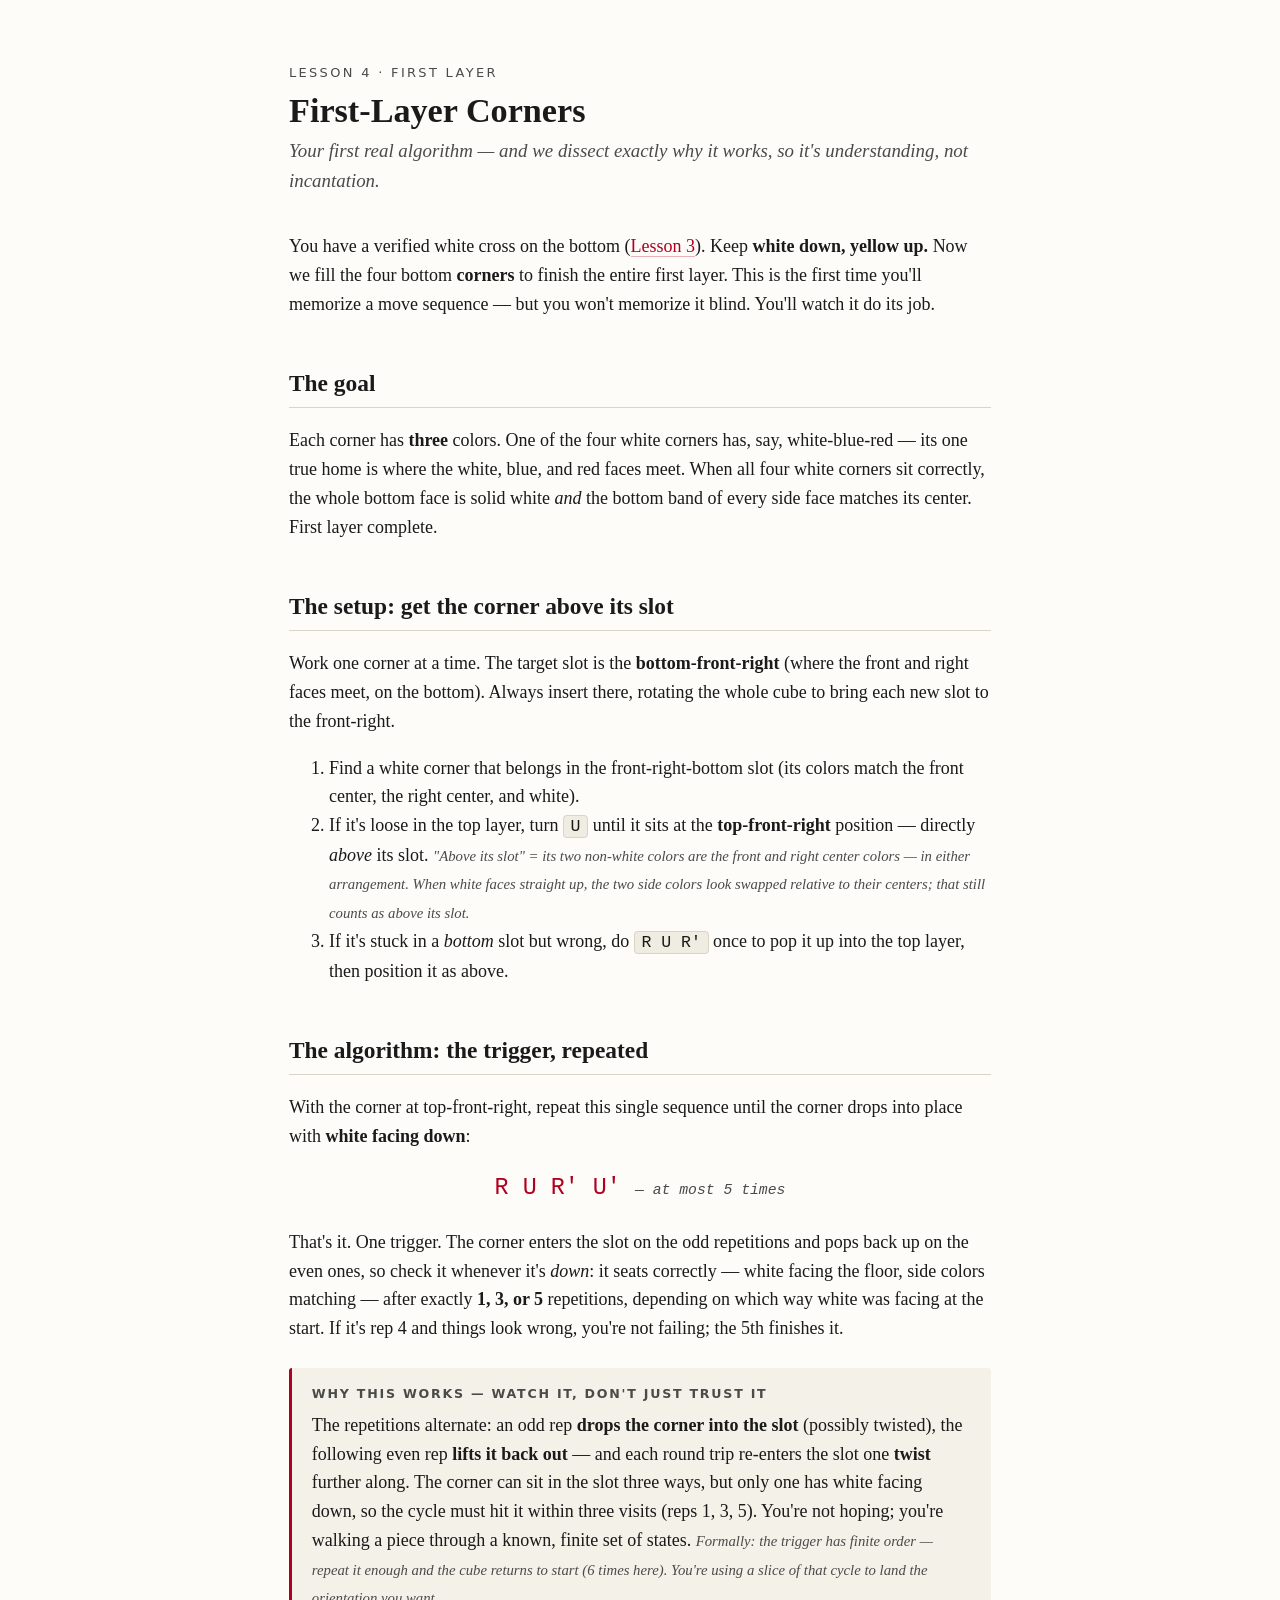
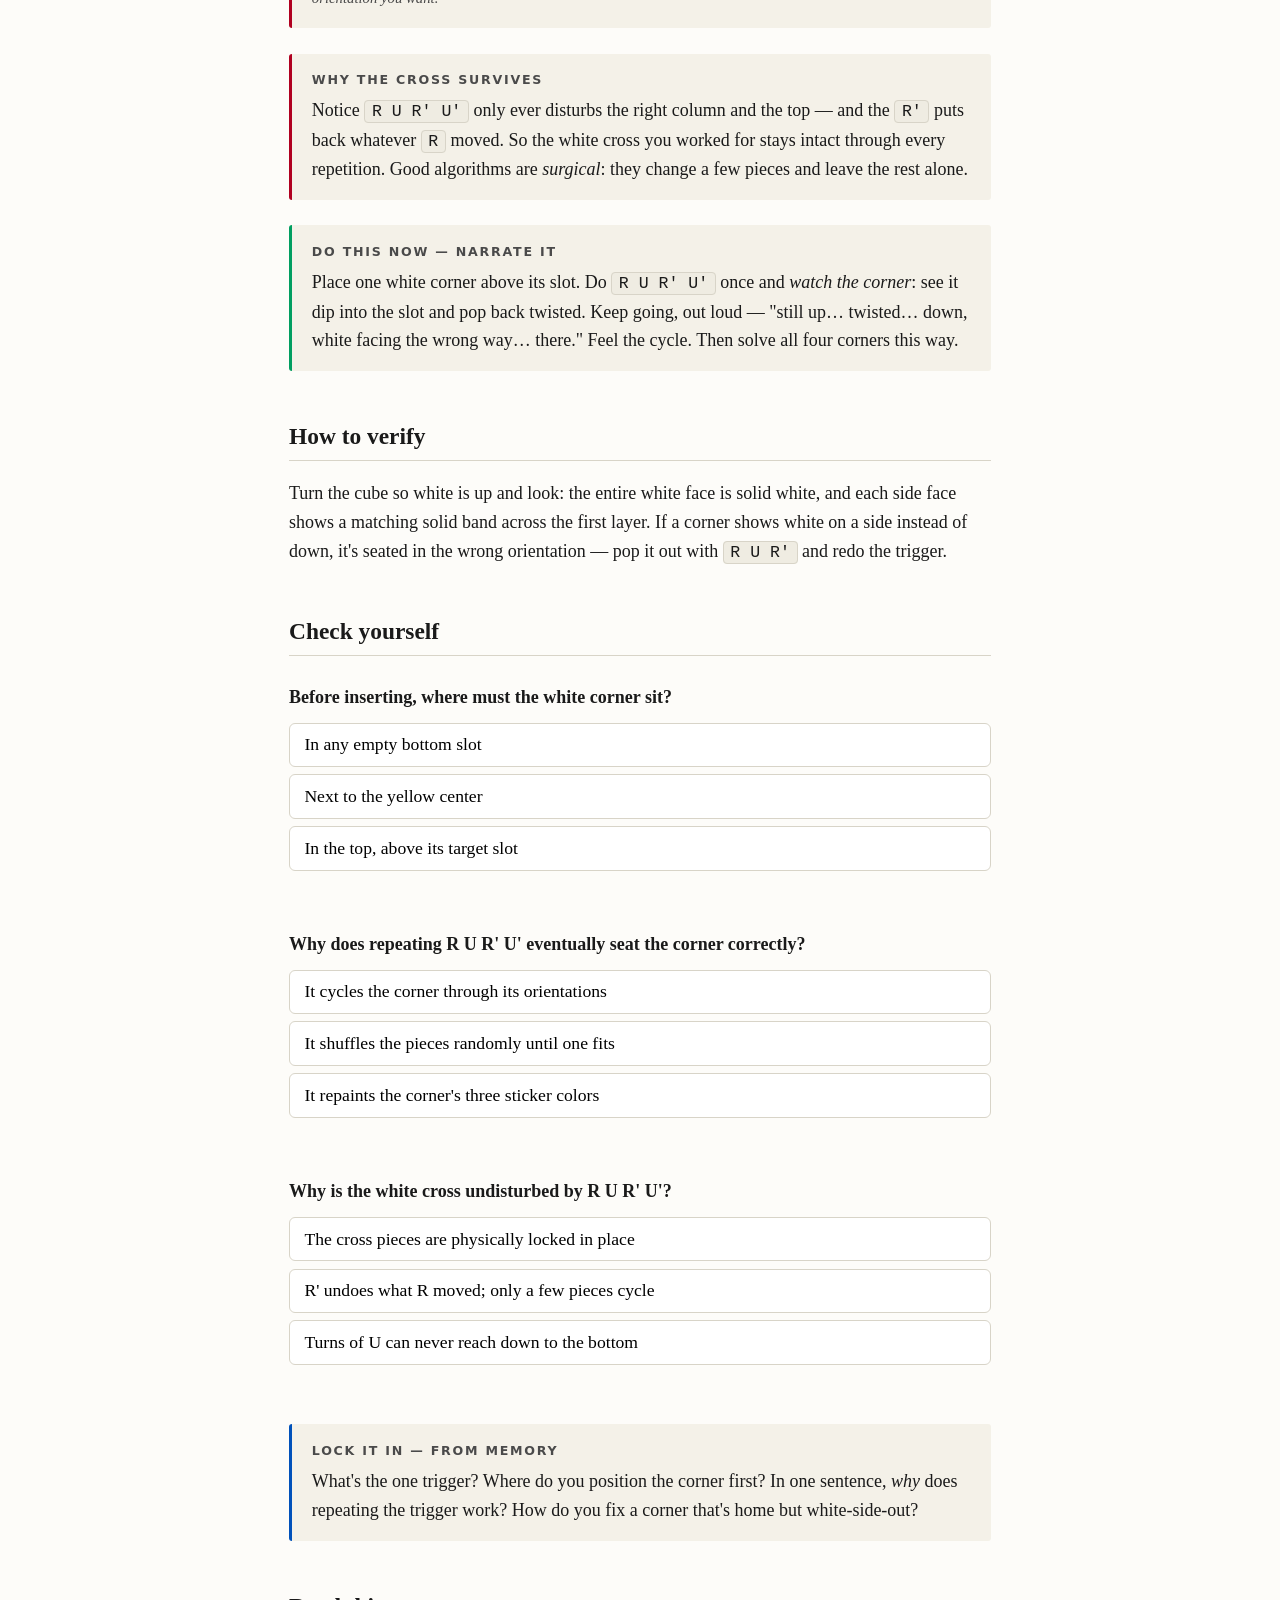
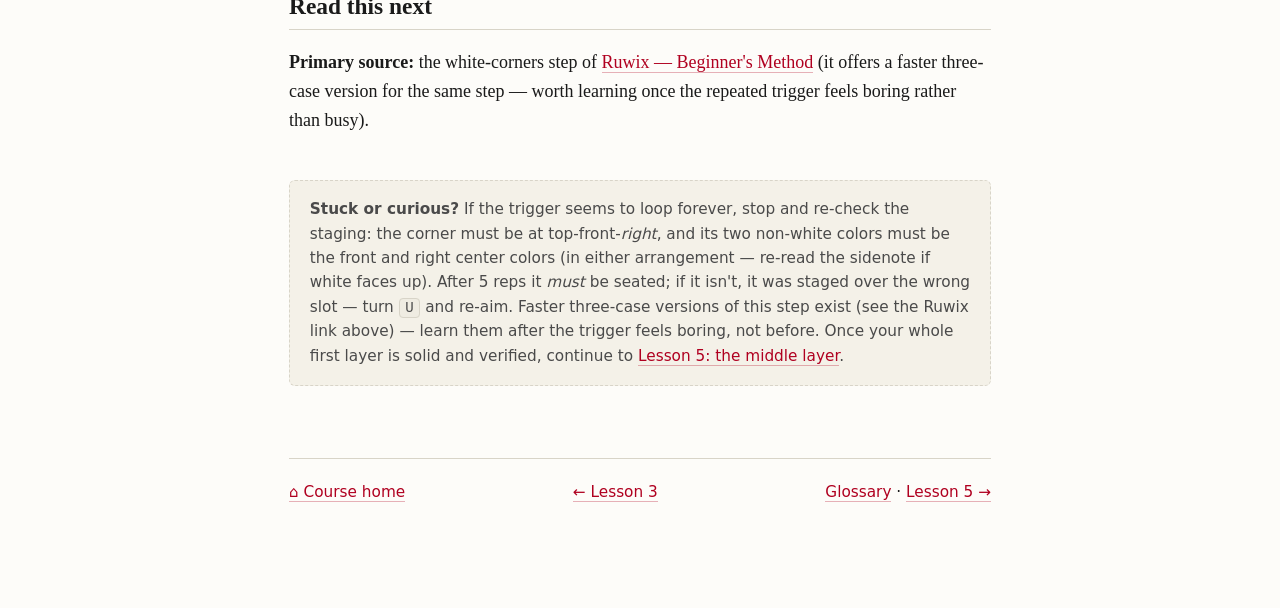
<file: lessons/0004-first-layer-corners.html>
<!DOCTYPE html>
<html lang="en">
<head>
<meta charset="utf-8">
<meta name="viewport" content="width=device-width, initial-scale=1">
<title>Lesson 4 — First-Layer Corners (Your First Algorithm)</title>
<link rel="stylesheet" href="../assets/style.css">
<script src="../assets/quiz.js"></script>
</head>
<body>
  <p class="eyebrow">Lesson 4 · First Layer</p>
  <h1>First-Layer Corners</h1>
  <p class="subtitle">Your first real algorithm — and we dissect exactly why it works, so it's understanding, not incantation.</p>

  <p>You have a verified white cross on the bottom (<a href="0003-the-white-cross.html">Lesson 3</a>).
  Keep <strong>white down, yellow up.</strong> Now we fill the four bottom <strong>corners</strong>
  to finish the entire first layer. This is the first time you'll memorize a move
  sequence — but you won't memorize it blind. You'll watch it do its job.</p>

  <h2>The goal</h2>
  <p>Each corner has <strong>three</strong> colors. One of the four white corners has, say,
  white-blue-red — its one true home is where the white, blue, and red faces meet. When
  all four white corners sit correctly, the whole bottom face is solid white <em>and</em>
  the bottom band of every side face matches its center. First layer complete.</p>

  <h2>The setup: get the corner above its slot</h2>
  <p>Work one corner at a time. The target slot is the <strong>bottom-front-right</strong>
  (where the front and right faces meet, on the bottom). Always insert there, rotating
  the whole cube to bring each new slot to the front-right.</p>
  <ol>
    <li>Find a white corner that belongs in the front-right-bottom slot (its colors
      match the front center, the right center, and white).</li>
    <li>If it's loose in the top layer, turn <span class="move">U</span> until it sits at
      the <strong>top-front-right</strong> position — directly <em>above</em> its slot.
      <span class="sidenote">"Above its slot" = its two non-white colors are the front and
      right center colors — in <em>either</em> arrangement. When white faces straight up, the
      two side colors look swapped relative to their centers; that still counts as above its
      slot.</span></li>
    <li>If it's stuck in a <em>bottom</em> slot but wrong, do <span class="move">R U R'</span>
      once to pop it up into the top layer, then position it as above.</li>
  </ol>

  <h2>The algorithm: the trigger, repeated</h2>
  <p>With the corner at top-front-right, repeat this single sequence until the corner
  drops into place with <strong>white facing down</strong>:</p>
  <p class="alg-display">R U R' U' <span class="sidenote">— at most 5 times</span></p>
  <p>That's it. One trigger. The corner enters the slot on the odd repetitions and pops
  back up on the even ones, so check it whenever it's <em>down</em>: it seats correctly —
  white facing the floor, side colors matching — after exactly <strong>1, 3, or 5</strong>
  repetitions, depending on which way white was facing at the start. If it's rep 4 and
  things look wrong, you're not failing; the 5th finishes it.</p>

  <div class="why">
    <span class="label">Why this works — watch it, don't just trust it</span>
    The repetitions alternate: an odd rep <strong>drops the corner into the slot</strong>
    (possibly twisted), the following even rep <strong>lifts it back out</strong> — and each
    round trip re-enters the slot one <strong>twist</strong> further along. The corner can sit
    in the slot three ways, but only one has white facing down, so the cycle must hit it
    within three visits (reps 1, 3, 5). You're not hoping; you're walking a piece through a
    known, finite set of states.
    <span class="sidenote">Formally: the trigger has finite <em>order</em> — repeat it
    enough and the cube returns to start (6 times here). You're using a slice of that
    cycle to land the orientation you want.</span>
  </div>

  <div class="why">
    <span class="label">Why the cross survives</span>
    Notice <span class="move">R U R' U'</span> only ever disturbs the right column and
    the top — and the <span class="move">R'</span> puts back whatever <span class="move">R</span>
    moved. So the white cross you worked for stays intact through every repetition. Good
    algorithms are <em>surgical</em>: they change a few pieces and leave the rest alone.
  </div>

  <div class="try">
    <span class="label">Do this now — narrate it</span>
    Place one white corner above its slot. Do <span class="move">R U R' U'</span> once and
    <em>watch the corner</em>: see it dip into the slot and pop back twisted. Keep going,
    out loud — "still up… twisted… down, white facing the wrong way… there." Feel the
    cycle. Then solve all four corners this way.
  </div>

  <h2>How to verify</h2>
  <p>Turn the cube so white is up and look: the entire white face is solid white, and
  each side face shows a matching solid band across the first layer. If a corner shows
  white on a side instead of down, it's seated in the wrong orientation — pop it out
  with <span class="move">R U R'</span> and redo the trigger.</p>

  <h2>Check yourself</h2>

  <div class="quiz" data-answer="2">
    <div class="q">Before inserting, where must the white corner sit?</div>
    <button class="opt">In any empty bottom slot</button>
    <button class="opt">Next to the yellow center</button>
    <button class="opt">In the top, above its target slot</button>
    <div class="feedback"
         data-correct="Right — stage it at top-front-right, directly above the slot it belongs in."
         data-wrong="You set it up in the top layer directly above its destination slot, then run the trigger."></div>
  </div>

  <div class="quiz" data-answer="0">
    <div class="q">Why does repeating R U R' U' eventually seat the corner correctly?</div>
    <button class="opt">It cycles the corner through its orientations</button>
    <button class="opt">It shuffles the pieces randomly until one fits</button>
    <button class="opt">It repaints the corner's three sticker colors</button>
    <div class="feedback"
         data-correct="Exactly — each rep twists the corner to the next orientation; one of them is white-down."
         data-wrong="Nothing's random and colors are welded. Each repetition twists the corner one step through its finite orientations until white faces down."></div>
  </div>

  <div class="quiz" data-answer="1">
    <div class="q">Why is the white cross undisturbed by R U R' U'?</div>
    <button class="opt">The cross pieces are physically locked in place</button>
    <button class="opt">R' undoes what R moved; only a few pieces cycle</button>
    <button class="opt">Turns of U can never reach down to the bottom</button>
    <div class="feedback"
         data-correct="Right — the trigger is surgical: R and R' cancel their effect on the cross, so it returns intact."
         data-wrong="The algorithm is surgical — R' restores what R displaced, so the bottom cross comes back untouched each cycle."></div>
  </div>

  <div class="recall">
    <span class="label">Lock it in — from memory</span>
    What's the one trigger? Where do you position the corner first? In one sentence,
    <em>why</em> does repeating the trigger work? How do you fix a corner that's home
    but white-side-out?
  </div>

  <h2>Read this next</h2>
  <p><strong>Primary source:</strong> the white-corners step of
  <a href="https://ruwix.com/the-rubiks-cube/how-to-solve-the-rubiks-cube-beginners-method/">
  Ruwix — Beginner's Method</a> (it offers a faster three-case version for the same step
  — worth learning once the repeated trigger feels boring rather than busy).</p>

  <div class="ask-teacher">
    <strong>Stuck or curious?</strong> If the trigger seems to loop forever, stop and
    re-check the staging: the corner must be at top-front-<em>right</em>, and its two
    non-white colors must be the front and right center colors (in either arrangement —
    re-read the sidenote if white faces up). After 5 reps it <em>must</em> be seated; if it
    isn't, it was staged over the wrong slot — turn <span class="move">U</span> and re-aim.
    Faster three-case versions of this step exist (see the Ruwix link above) — learn them
    after the trigger feels boring, not before. Once your whole first layer is solid and
    verified, continue to <a href="0005-the-middle-layer.html">Lesson 5: the middle
    layer</a>.
  </div>

  <div class="lesson-nav">
    <span><a href="../index.html">⌂ Course home</a></span>
    <span><a href="0003-the-white-cross.html">← Lesson 3</a></span>
    <span><a href="../reference/glossary.html">Glossary</a> · <a href="0005-the-middle-layer.html">Lesson 5 →</a></span>
  </div>
</body>
</html>
</file>
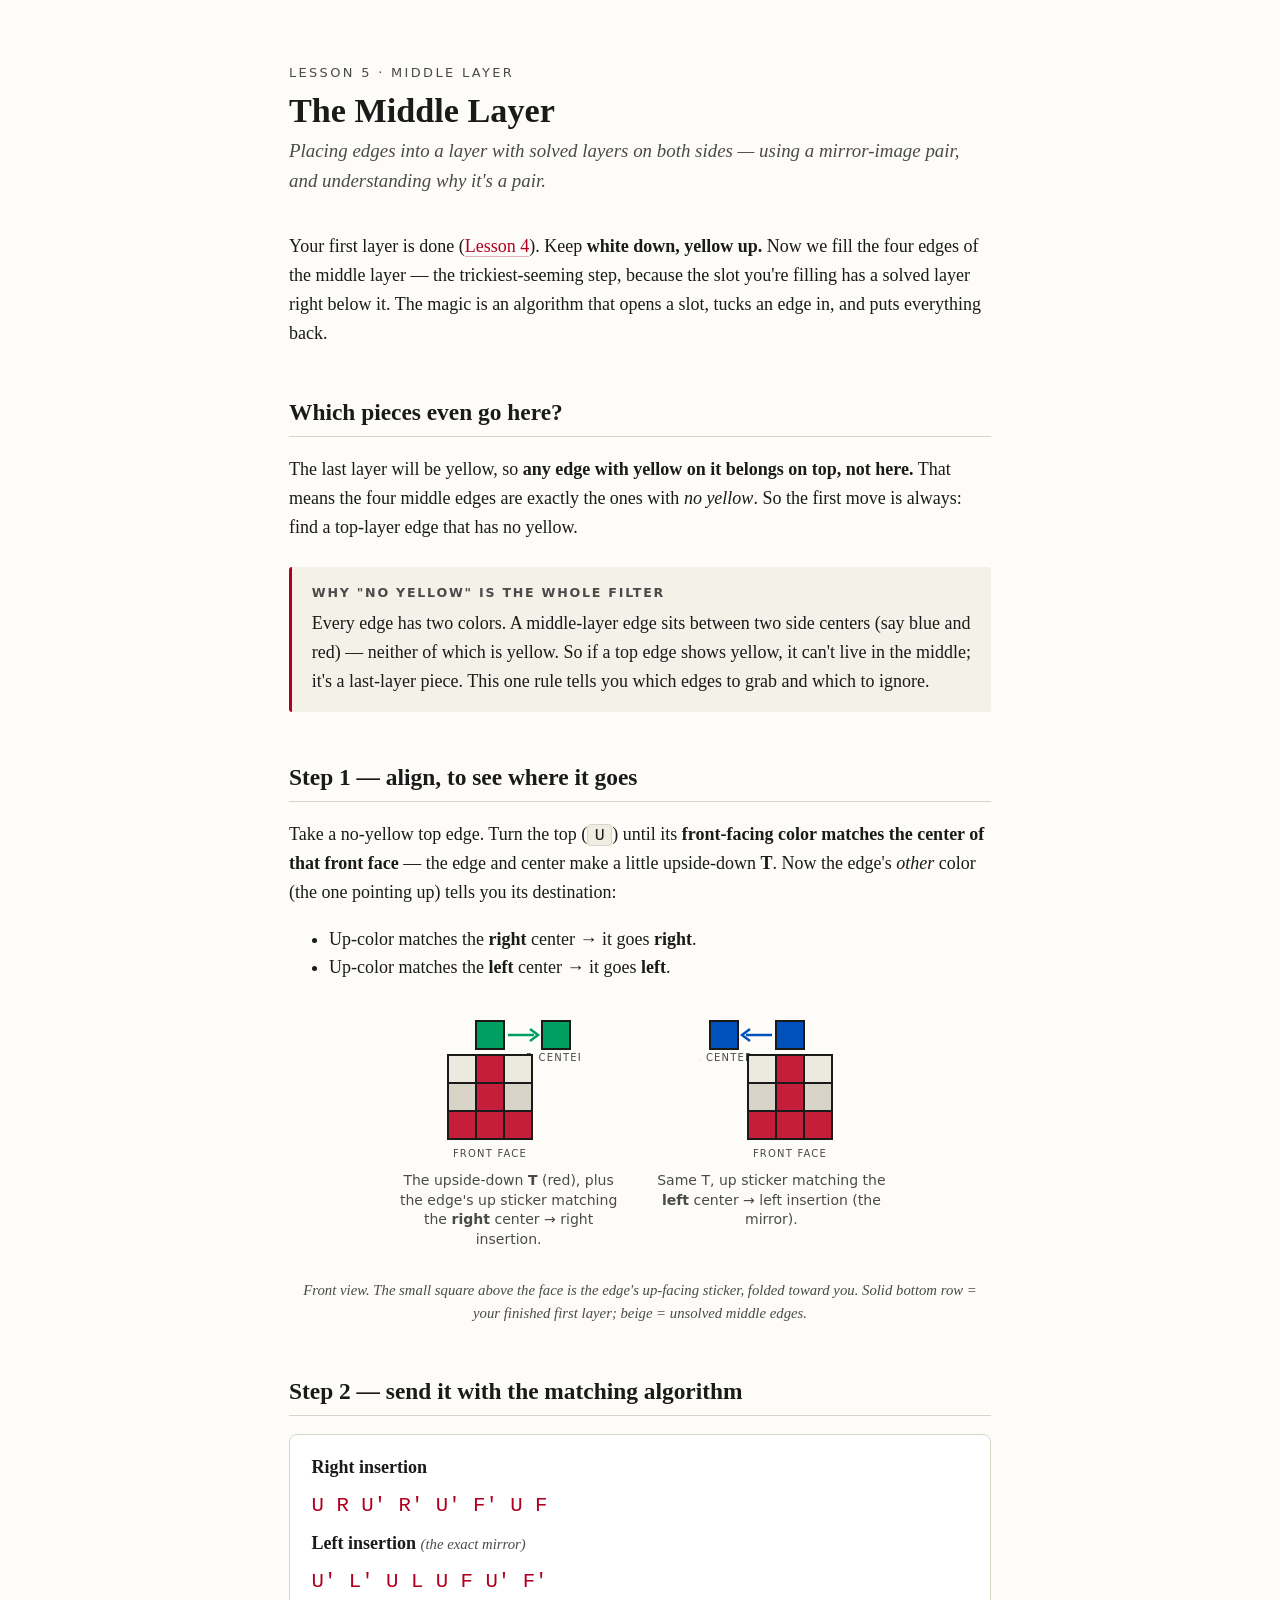
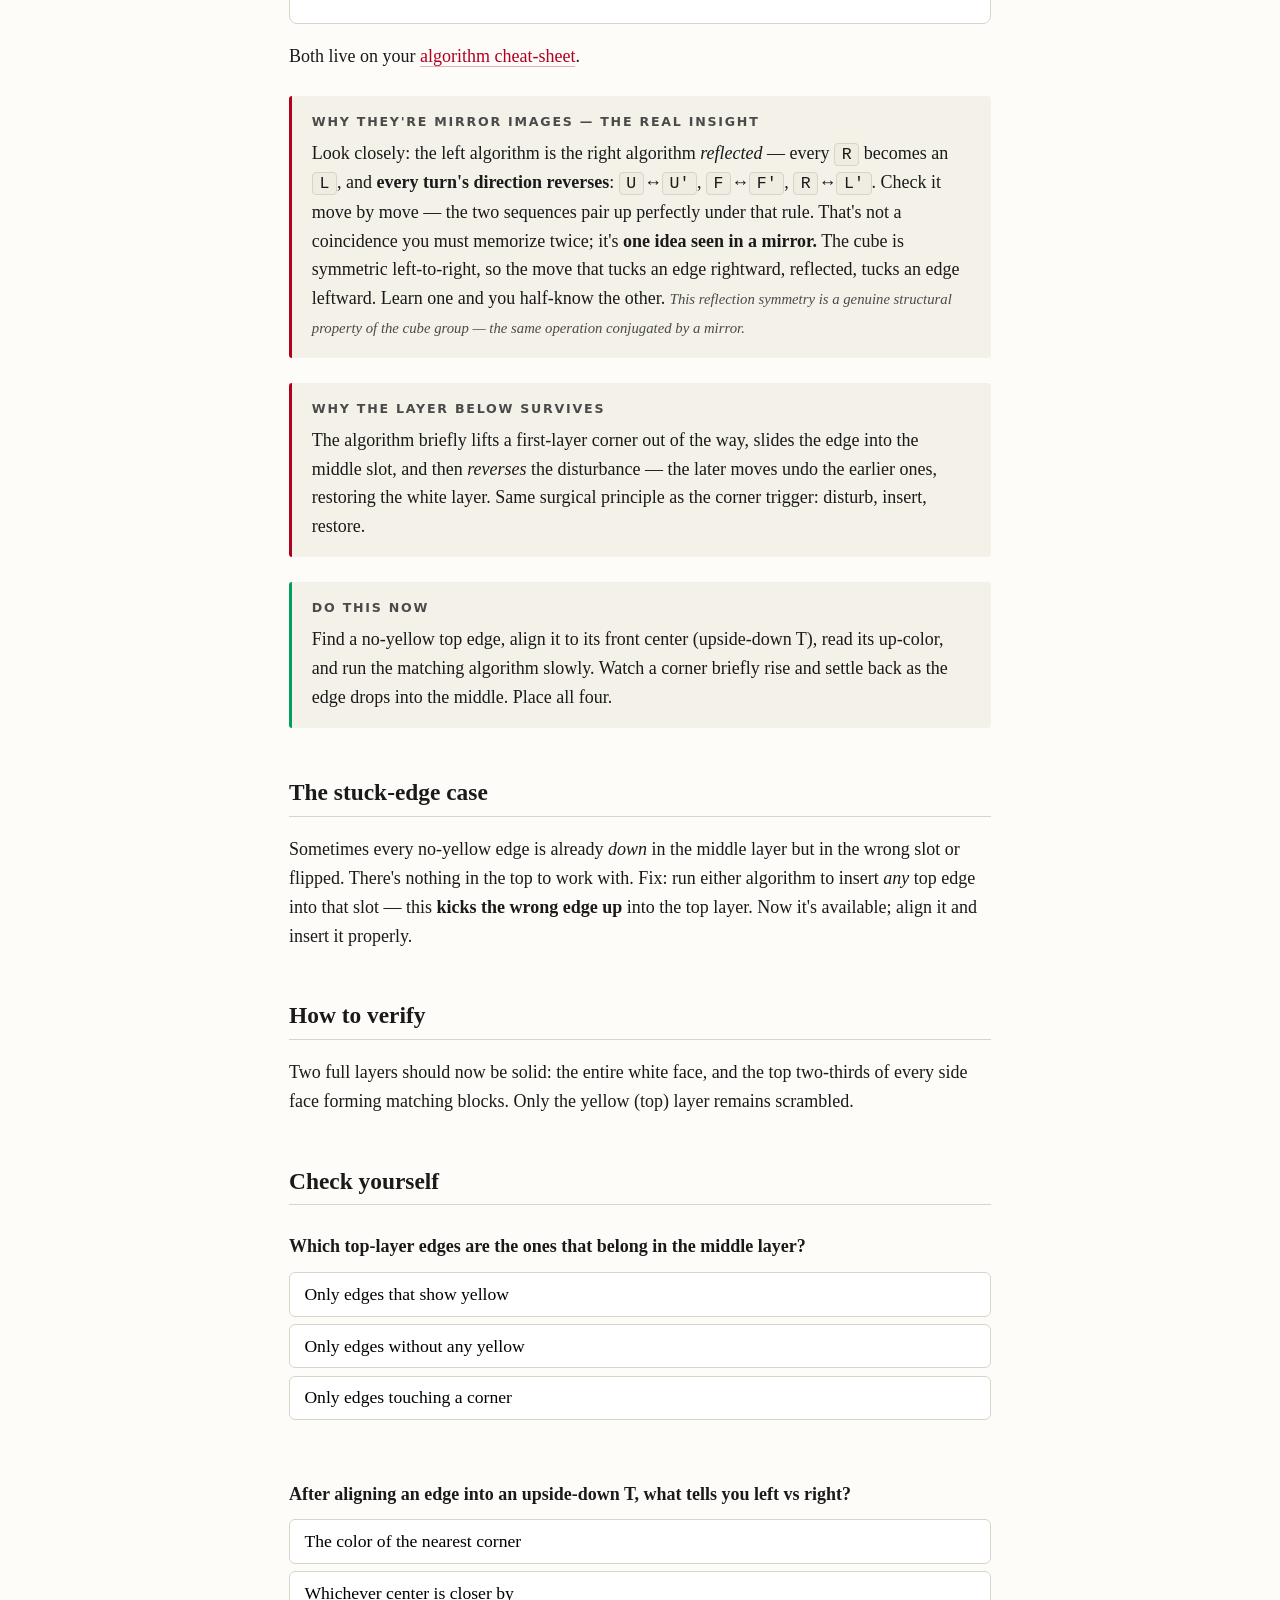
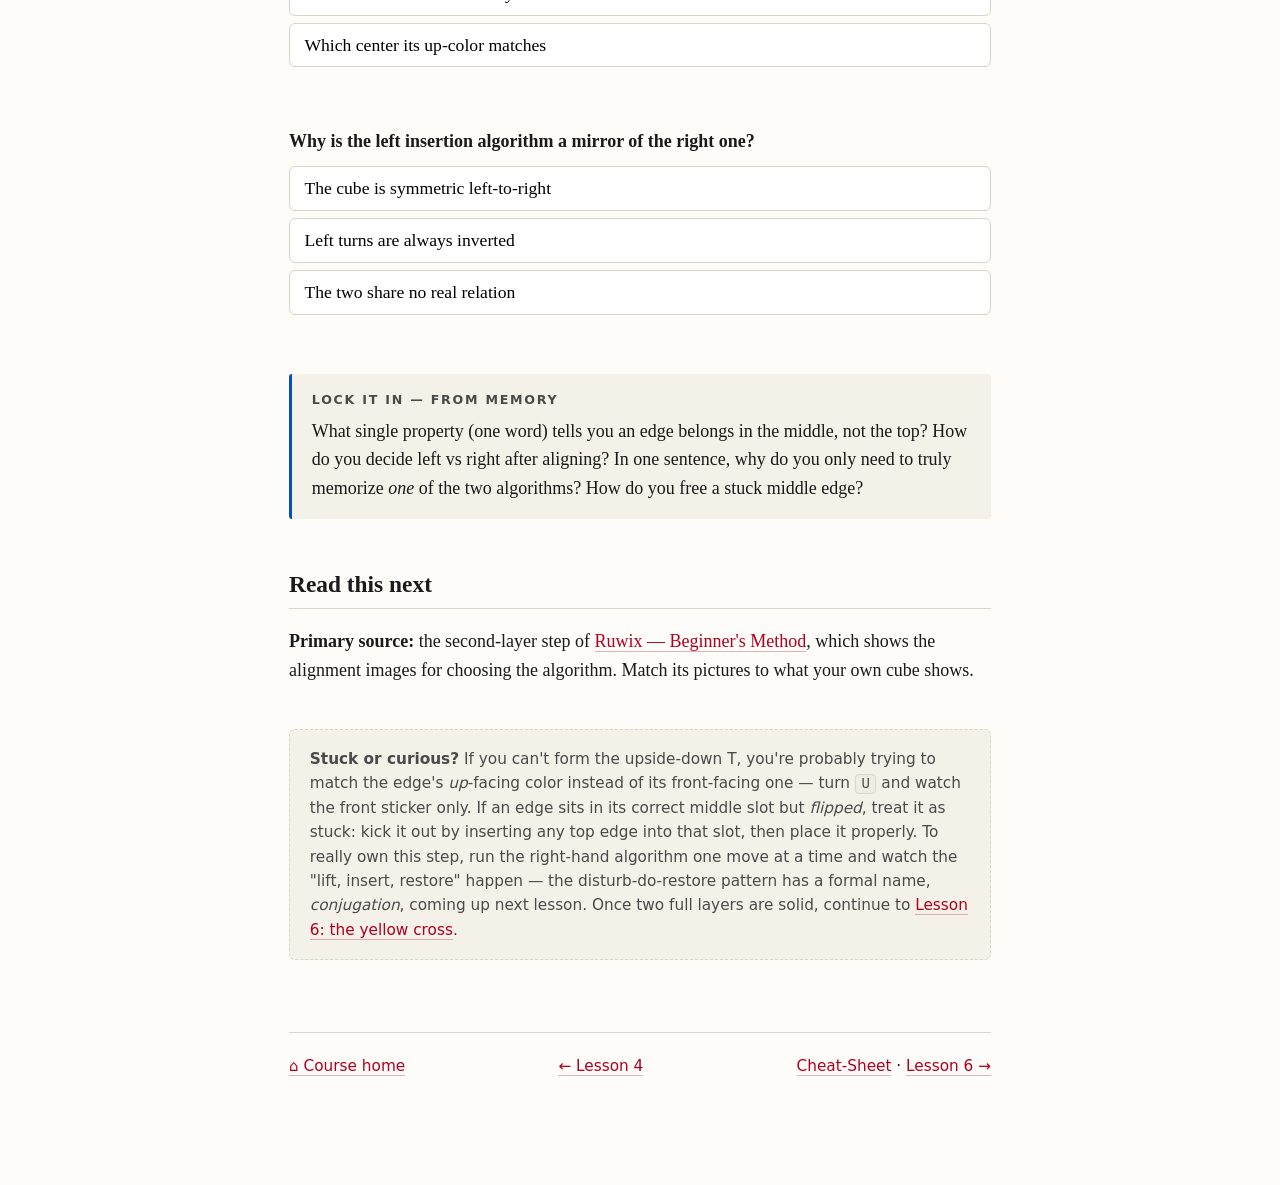
<file: lessons/0005-the-middle-layer.html>
<!DOCTYPE html>
<html lang="en">
<head>
<meta charset="utf-8">
<meta name="viewport" content="width=device-width, initial-scale=1">
<title>Lesson 5 — The Middle Layer</title>
<link rel="stylesheet" href="../assets/style.css">
<script src="../assets/quiz.js"></script>
</head>
<body>
  <p class="eyebrow">Lesson 5 · Middle Layer</p>
  <h1>The Middle Layer</h1>
  <p class="subtitle">Placing edges into a layer with solved layers on both sides — using a mirror-image pair, and understanding why it's a pair.</p>

  <p>Your first layer is done (<a href="0004-first-layer-corners.html">Lesson 4</a>).
  Keep <strong>white down, yellow up.</strong> Now we fill the four edges of the middle
  layer — the trickiest-seeming step, because the slot you're filling has a solved layer
  right below it. The magic is an algorithm that opens a slot, tucks an edge in, and puts
  everything back.</p>

  <h2>Which pieces even go here?</h2>
  <p>The last layer will be yellow, so <strong>any edge with yellow on it belongs on top,
  not here.</strong> That means the four middle edges are exactly the ones with <em>no
  yellow</em>. So the first move is always: find a top-layer edge that has no yellow.</p>

  <div class="why">
    <span class="label">Why "no yellow" is the whole filter</span>
    Every edge has two colors. A middle-layer edge sits between two side centers (say blue
    and red) — neither of which is yellow. So if a top edge shows yellow, it can't live in
    the middle; it's a last-layer piece. This one rule tells you which edges to grab and
    which to ignore.
  </div>

  <h2>Step 1 — align, to see where it goes</h2>
  <p>Take a no-yellow top edge. Turn the top (<span class="move">U</span>) until its
  <strong>front-facing color matches the center of that front face</strong> — the edge and
  center make a little upside-down <strong>T</strong>. Now the edge's <em>other</em> color
  (the one pointing up) tells you its destination:</p>
  <ul>
    <li>Up-color matches the <strong>right</strong> center → it goes <strong>right</strong>.</li>
    <li>Up-color matches the <strong>left</strong> center → it goes <strong>left</strong>.</li>
  </ul>

  <div class="figrow">
    <figure>
      <svg width="142" height="152" viewBox="0 0 142 152" role="img" aria-label="Upside-down T with the edge's up sticker matching the right center: insert to the right">
        <rect class="facelet" fill="var(--cube-green)" x="38" y="10" width="28" height="28"/>
        <path d="M 70,24 L 96,24" fill="none" stroke="var(--cube-green)" stroke-width="2.5"/>
        <path d="M 92,18 L 100,24 L 92,30" fill="none" stroke="var(--cube-green)" stroke-width="2.5"/>
        <rect class="facelet" fill="var(--cube-green)" x="104" y="10" width="28" height="28"/>
        <text class="fig-label" x="118" y="50" text-anchor="middle">R center</text>
        <rect class="facelet facelet-dim" x="10" y="44" width="28" height="28"/>
        <rect class="facelet" fill="var(--cube-red)" x="38" y="44" width="28" height="28"/>
        <rect class="facelet facelet-dim" x="66" y="44" width="28" height="28"/>
        <rect class="facelet facelet-any" x="10" y="72" width="28" height="28"/>
        <rect class="facelet" fill="var(--cube-red)" x="38" y="72" width="28" height="28"/>
        <rect class="facelet facelet-any" x="66" y="72" width="28" height="28"/>
        <rect class="facelet" fill="var(--cube-red)" x="10" y="100" width="28" height="28"/>
        <rect class="facelet" fill="var(--cube-red)" x="38" y="100" width="28" height="28"/>
        <rect class="facelet" fill="var(--cube-red)" x="66" y="100" width="28" height="28"/>
        <text class="fig-label" x="52" y="146" text-anchor="middle">front face</text>
      </svg>
      <figcaption>The upside-down <strong>T</strong> (red), plus the edge's up sticker
      matching the <strong>right</strong> center → right insertion.</figcaption>
    </figure>
    <figure>
      <svg width="142" height="152" viewBox="0 0 142 152" role="img" aria-label="Upside-down T with the edge's up sticker matching the left center: insert to the left">
        <rect class="facelet" fill="var(--cube-blue)" x="10" y="10" width="28" height="28"/>
        <text class="fig-label" x="24" y="50" text-anchor="middle">L center</text>
        <path d="M 72,24 L 46,24" fill="none" stroke="var(--cube-blue)" stroke-width="2.5"/>
        <path d="M 50,18 L 42,24 L 50,30" fill="none" stroke="var(--cube-blue)" stroke-width="2.5"/>
        <rect class="facelet" fill="var(--cube-blue)" x="76" y="10" width="28" height="28"/>
        <rect class="facelet facelet-dim" x="48" y="44" width="28" height="28"/>
        <rect class="facelet" fill="var(--cube-red)" x="76" y="44" width="28" height="28"/>
        <rect class="facelet facelet-dim" x="104" y="44" width="28" height="28"/>
        <rect class="facelet facelet-any" x="48" y="72" width="28" height="28"/>
        <rect class="facelet" fill="var(--cube-red)" x="76" y="72" width="28" height="28"/>
        <rect class="facelet facelet-any" x="104" y="72" width="28" height="28"/>
        <rect class="facelet" fill="var(--cube-red)" x="48" y="100" width="28" height="28"/>
        <rect class="facelet" fill="var(--cube-red)" x="76" y="100" width="28" height="28"/>
        <rect class="facelet" fill="var(--cube-red)" x="104" y="100" width="28" height="28"/>
        <text class="fig-label" x="90" y="146" text-anchor="middle">front face</text>
      </svg>
      <figcaption>Same T, up sticker matching the <strong>left</strong> center → left
      insertion (the mirror).</figcaption>
    </figure>
  </div>
  <p class="sidenote" style="text-align:center;">Front view. The small square above the face is
  the edge's <em>up</em>-facing sticker, folded toward you. Solid bottom row = your finished
  first layer; beige = unsolved middle edges.</p>

  <h2>Step 2 — send it with the matching algorithm</h2>
  <div style="background:#fff;border:1px solid var(--rule);border-radius:8px;padding:1rem 1.2rem;margin:1rem 0;">
    <strong>Right insertion</strong>
    <p class="alg-display" style="text-align:left;font-size:1.15rem;margin:.4rem 0;">U R U' R' U' F' U F</p>
    <strong>Left insertion</strong> <span class="sidenote">(the exact mirror)</span>
    <p class="alg-display" style="text-align:left;font-size:1.15rem;margin:.4rem 0;">U' L' U L U F U' F'</p>
  </div>
  <p>Both live on your <a href="../reference/algorithms.html">algorithm cheat-sheet</a>.</p>

  <div class="why">
    <span class="label">Why they're mirror images — the real insight</span>
    Look closely: the left algorithm is the right algorithm <em>reflected</em> — every
    <span class="move">R</span> becomes an <span class="move">L</span>, and <strong>every turn's
    direction reverses</strong>: <span class="move">U</span>↔<span class="move">U'</span>,
    <span class="move">F</span>↔<span class="move">F'</span>,
    <span class="move">R</span>↔<span class="move">L'</span>. Check it move by move — the two
    sequences pair up perfectly under that rule. That's not a coincidence you must memorize twice; it's <strong>one idea
    seen in a mirror.</strong> The cube is symmetric left-to-right, so the move that tucks
    an edge rightward, reflected, tucks an edge leftward. Learn one and you half-know the
    other.
    <span class="sidenote">This reflection symmetry is a genuine structural property of the
    cube group — the same operation conjugated by a mirror.</span>
  </div>

  <div class="why">
    <span class="label">Why the layer below survives</span>
    The algorithm briefly lifts a first-layer corner out of the way, slides the edge into
    the middle slot, and then <em>reverses</em> the disturbance — the later moves undo the
    earlier ones, restoring the white layer. Same surgical principle as the corner trigger:
    disturb, insert, restore.
  </div>

  <div class="try">
    <span class="label">Do this now</span>
    Find a no-yellow top edge, align it to its front center (upside-down T), read its
    up-color, and run the matching algorithm slowly. Watch a corner briefly rise and settle
    back as the edge drops into the middle. Place all four.
  </div>

  <h2>The stuck-edge case</h2>
  <p>Sometimes every no-yellow edge is already <em>down</em> in the middle layer but in the
  wrong slot or flipped. There's nothing in the top to work with. Fix: run either algorithm
  to insert <em>any</em> top edge into that slot — this <strong>kicks the wrong edge up</strong>
  into the top layer. Now it's available; align it and insert it properly.</p>

  <h2>How to verify</h2>
  <p>Two full layers should now be solid: the entire white face, and the top two-thirds of
  every side face forming matching blocks. Only the yellow (top) layer remains scrambled.</p>

  <h2>Check yourself</h2>

  <div class="quiz" data-answer="1">
    <div class="q">Which top-layer edges are the ones that belong in the middle layer?</div>
    <button class="opt">Only edges that show yellow</button>
    <button class="opt">Only edges without any yellow</button>
    <button class="opt">Only edges touching a corner</button>
    <div class="feedback"
         data-correct="Right — middle edges never carry yellow, since yellow is the last layer."
         data-wrong="Yellow belongs on top. A middle edge sits between two non-yellow centers, so it has no yellow."></div>
  </div>

  <div class="quiz" data-answer="2">
    <div class="q">After aligning an edge into an upside-down T, what tells you left vs right?</div>
    <button class="opt">The color of the nearest corner</button>
    <button class="opt">Whichever center is closer by</button>
    <button class="opt">Which center its up-color matches</button>
    <div class="feedback"
         data-correct="Right — the up-facing color matches the left or right center, naming its direction."
         data-wrong="Read the edge's up-facing color: if it matches the right center, go right; the left center, go left."></div>
  </div>

  <div class="quiz" data-answer="0">
    <div class="q">Why is the left insertion algorithm a mirror of the right one?</div>
    <button class="opt">The cube is symmetric left-to-right</button>
    <button class="opt">Left turns are always inverted</button>
    <button class="opt">The two share no real relation</button>
    <div class="feedback"
         data-correct="Exactly — reflect the rightward tuck across the mirror and you get the leftward one."
         data-wrong="It's the cube's left-right symmetry: the same insertion, reflected, becomes the other-side insertion."></div>
  </div>

  <div class="recall">
    <span class="label">Lock it in — from memory</span>
    What single property (one word) tells you an edge belongs in the middle, not the top?
    How do you decide left vs right after aligning? In one sentence, why do you only need to
    truly memorize <em>one</em> of the two algorithms? How do you free a stuck middle edge?
  </div>

  <h2>Read this next</h2>
  <p><strong>Primary source:</strong> the second-layer step of
  <a href="https://ruwix.com/the-rubiks-cube/how-to-solve-the-rubiks-cube-beginners-method/">
  Ruwix — Beginner's Method</a>, which shows the alignment images for choosing the
  algorithm. Match its pictures to what your own cube shows.</p>

  <div class="ask-teacher">
    <strong>Stuck or curious?</strong> If you can't form the upside-down T, you're probably
    trying to match the edge's <em>up</em>-facing color instead of its front-facing one —
    turn <span class="move">U</span> and watch the front sticker only. If an edge sits in its
    correct middle slot but <em>flipped</em>, treat it as stuck: kick it out by inserting any
    top edge into that slot, then place it properly. To really own this step, run the
    right-hand algorithm one move at a time and watch the "lift, insert, restore" happen —
    the disturb-do-restore pattern has a formal name, <em>conjugation</em>, coming up next
    lesson. Once two full layers are solid, continue to
    <a href="0006-the-yellow-cross.html">Lesson 6: the yellow cross</a>.
  </div>

  <div class="lesson-nav">
    <span><a href="../index.html">⌂ Course home</a></span>
    <span><a href="0004-first-layer-corners.html">← Lesson 4</a></span>
    <span><a href="../reference/algorithms.html">Cheat-Sheet</a> · <a href="0006-the-yellow-cross.html">Lesson 6 →</a></span>
  </div>
</body>
</html>
</file>
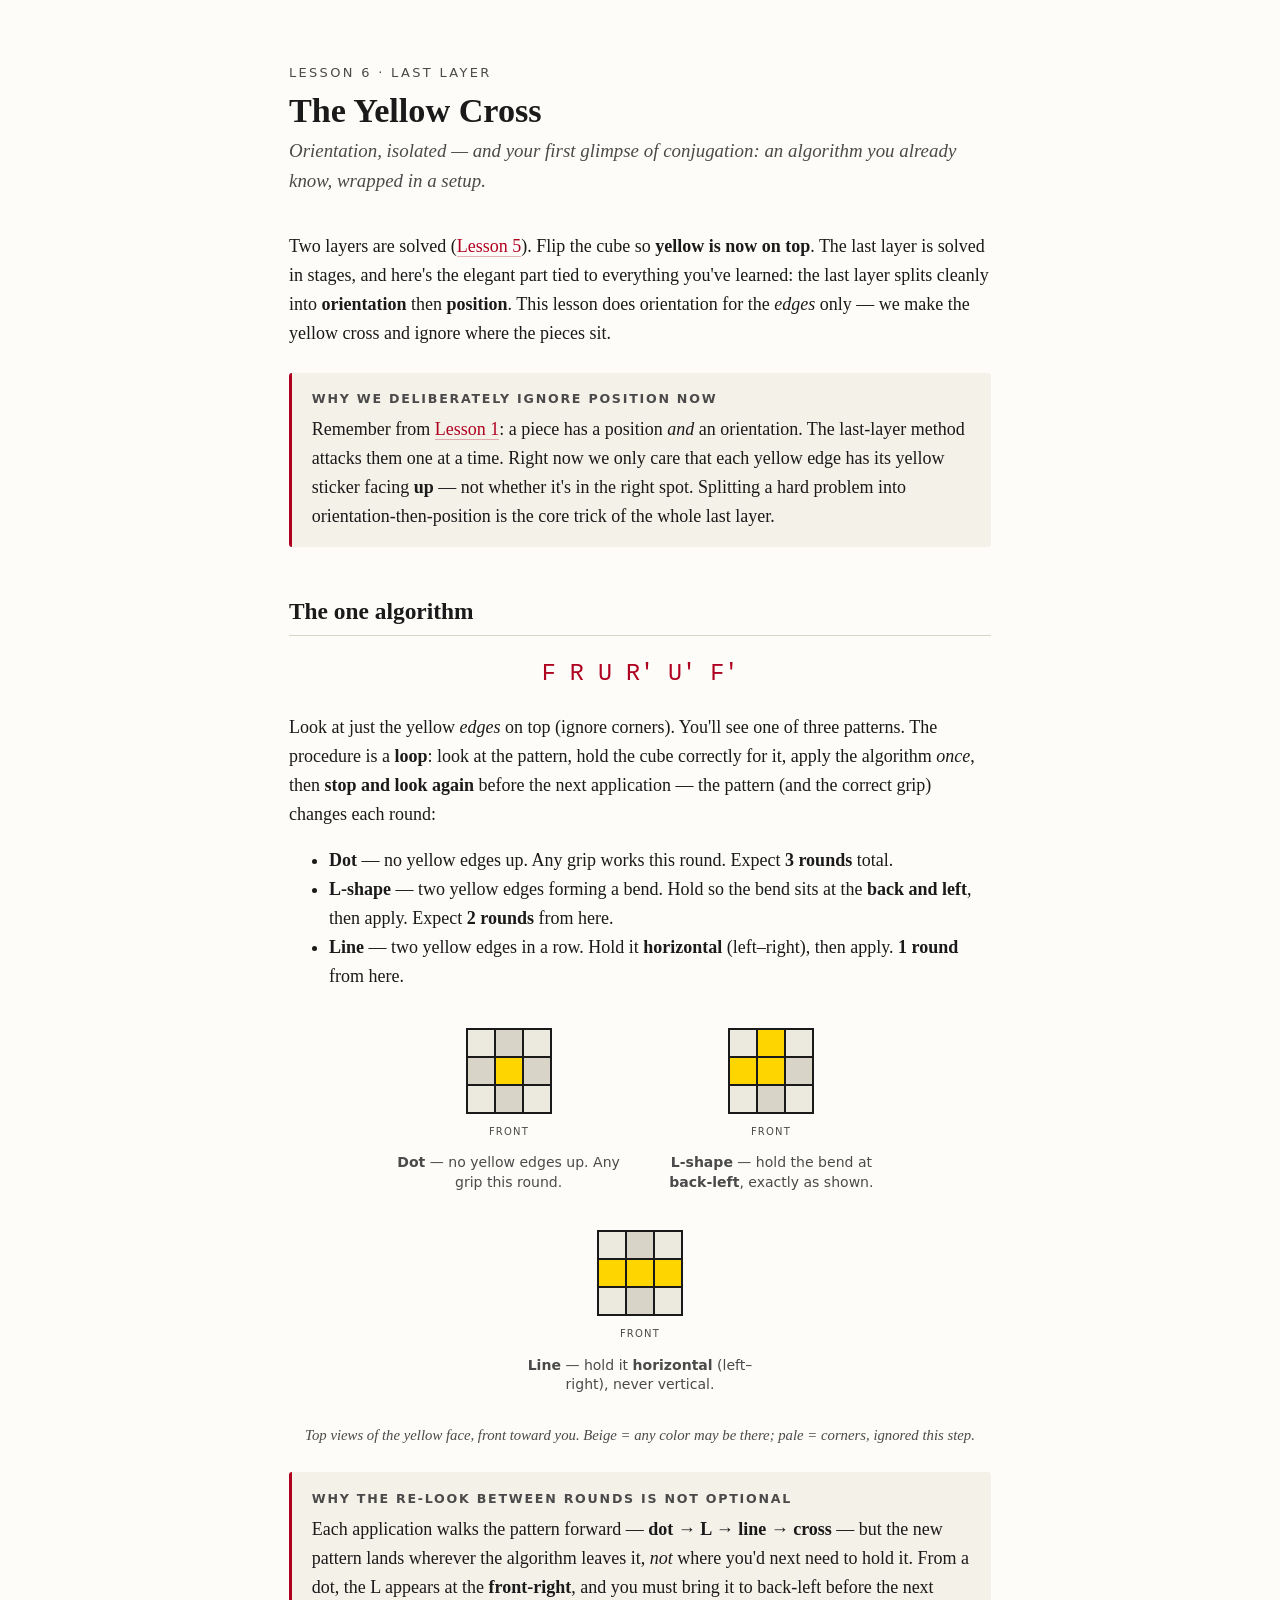
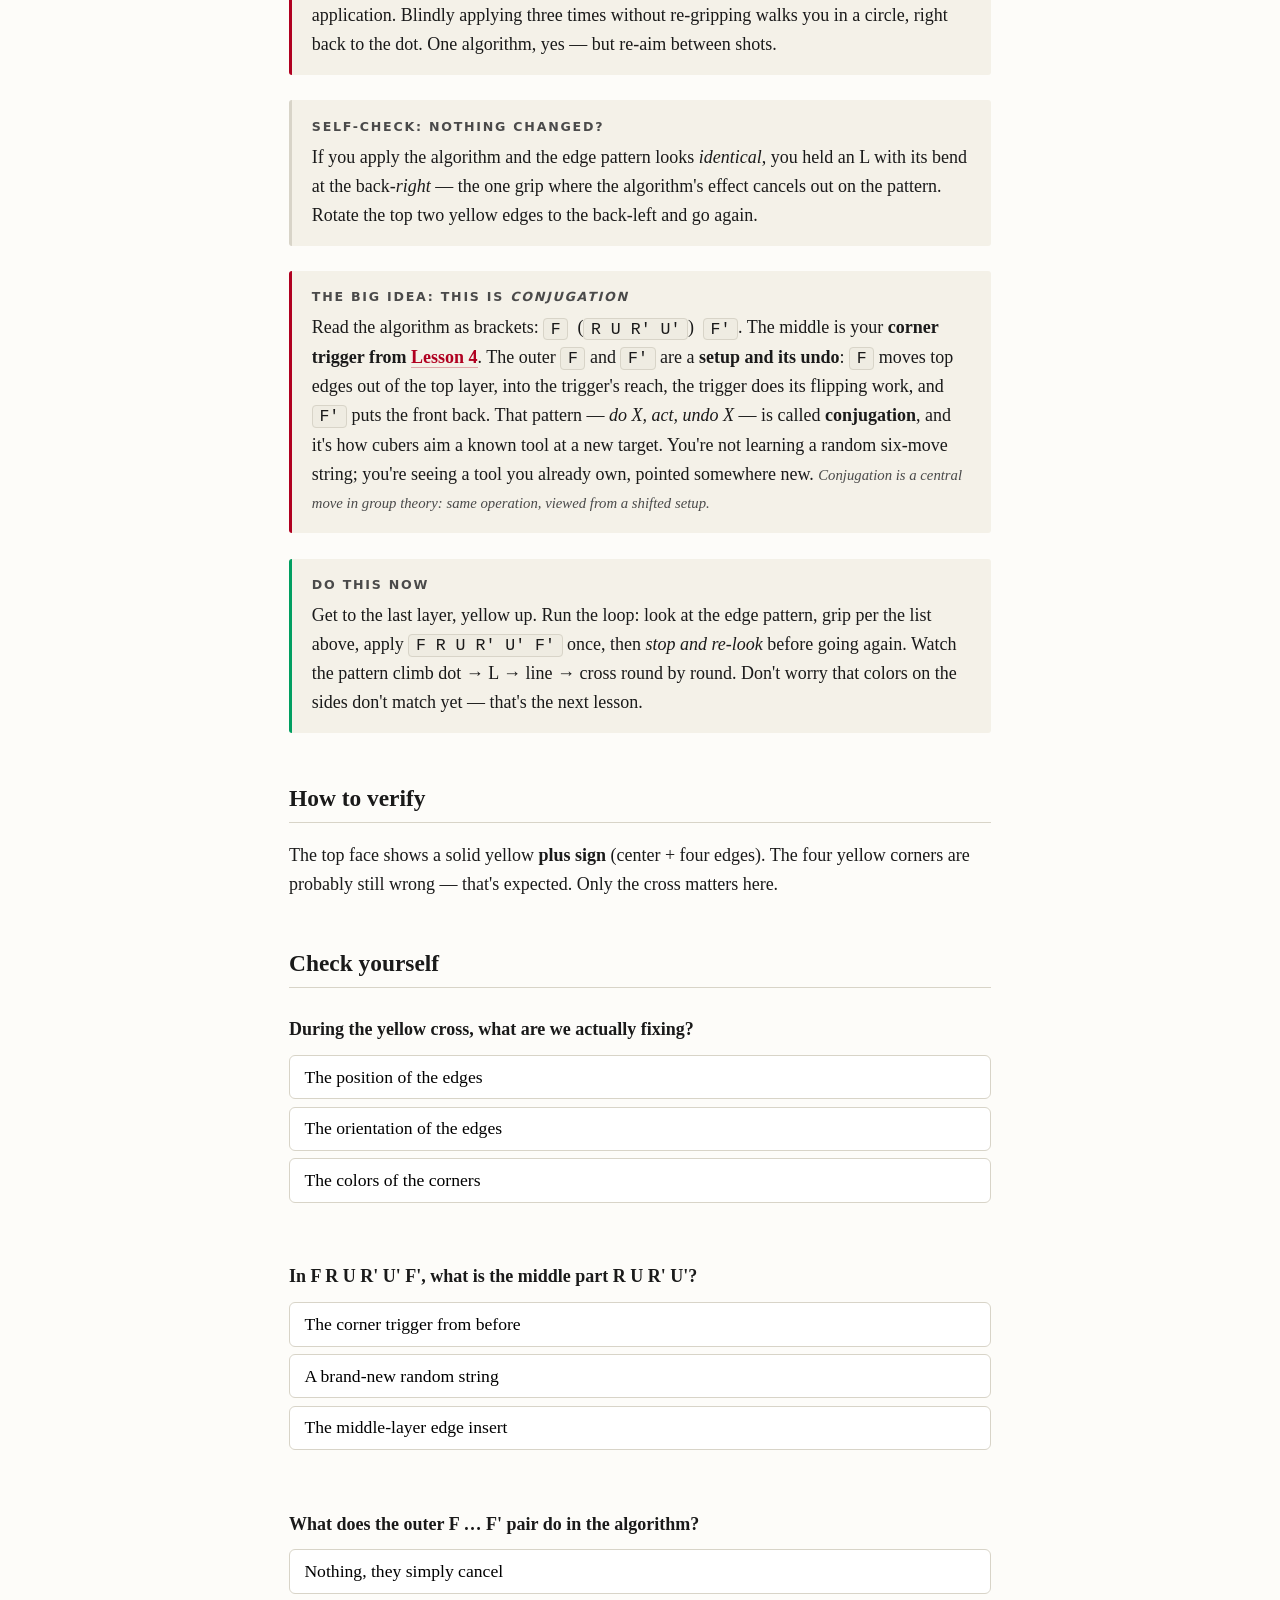
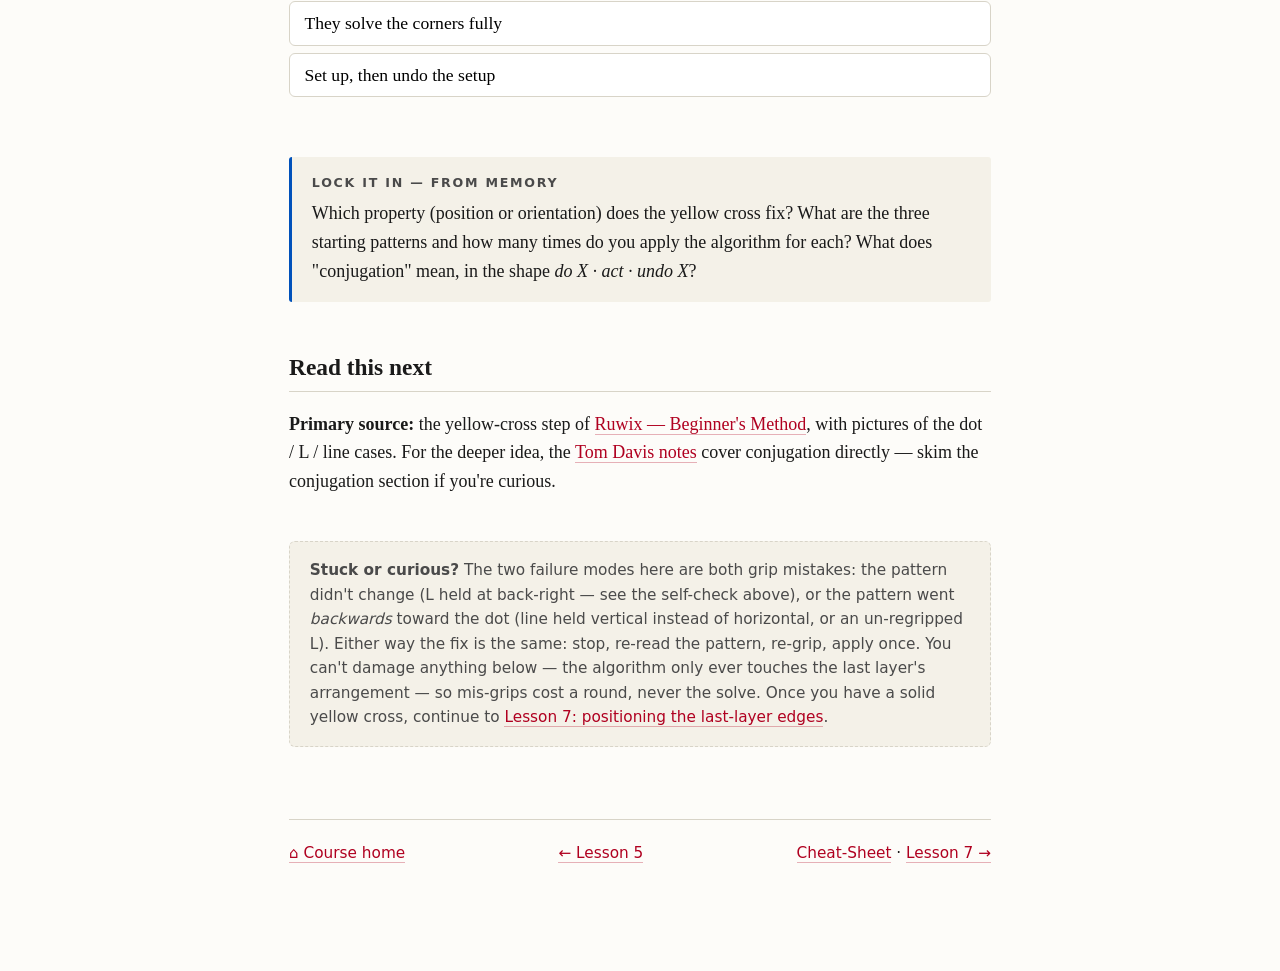
<file: lessons/0006-the-yellow-cross.html>
<!DOCTYPE html>
<html lang="en">
<head>
<meta charset="utf-8">
<meta name="viewport" content="width=device-width, initial-scale=1">
<title>Lesson 6 — The Yellow Cross</title>
<link rel="stylesheet" href="../assets/style.css">
<script src="../assets/quiz.js"></script>
</head>
<body>
  <p class="eyebrow">Lesson 6 · Last Layer</p>
  <h1>The Yellow Cross</h1>
  <p class="subtitle">Orientation, isolated — and your first glimpse of <em>conjugation</em>: an algorithm you already know, wrapped in a setup.</p>

  <p>Two layers are solved (<a href="0005-the-middle-layer.html">Lesson 5</a>). Flip the cube
  so <strong>yellow is now on top</strong>. The last layer is solved in stages, and here's the
  elegant part tied to everything you've learned: the last layer splits cleanly into
  <strong>orientation</strong> then <strong>position</strong>. This lesson does orientation for
  the <em>edges</em> only — we make the yellow cross and ignore where the pieces sit.</p>

  <div class="why">
    <span class="label">Why we deliberately ignore position now</span>
    Remember from <a href="0001-pieces-not-stickers.html">Lesson 1</a>: a piece has a position
    <em>and</em> an orientation. The last-layer method attacks them one at a time. Right now we
    only care that each yellow edge has its yellow sticker facing <strong>up</strong> — not
    whether it's in the right spot. Splitting a hard problem into orientation-then-position is
    the core trick of the whole last layer.
  </div>

  <h2>The one algorithm</h2>
  <p class="alg-display">F R U R' U' F'</p>
  <p>Look at just the yellow <em>edges</em> on top (ignore corners). You'll see one of three
  patterns. The procedure is a <strong>loop</strong>: look at the pattern, hold the cube
  correctly for it, apply the algorithm <em>once</em>, then <strong>stop and look again</strong>
  before the next application — the pattern (and the correct grip) changes each round:</p>

  <ul>
    <li><strong>Dot</strong> — no yellow edges up. Any grip works this round. Expect
      <strong>3 rounds</strong> total.</li>
    <li><strong>L-shape</strong> — two yellow edges forming a bend. Hold so the bend sits at the
      <strong>back and left</strong>, then apply. Expect <strong>2 rounds</strong> from here.</li>
    <li><strong>Line</strong> — two yellow edges in a row. Hold it <strong>horizontal</strong>
      (left–right), then apply. <strong>1 round</strong> from here.</li>
  </ul>

  <div class="figrow">
    <figure>
      <svg width="104" height="126" viewBox="0 0 104 126" role="img" aria-label="Dot pattern: only the yellow center shows on top">
        <rect class="facelet facelet-dim" x="10" y="10" width="28" height="28"/>
        <rect class="facelet facelet-any" x="38" y="10" width="28" height="28"/>
        <rect class="facelet facelet-dim" x="66" y="10" width="28" height="28"/>
        <rect class="facelet facelet-any" x="10" y="38" width="28" height="28"/>
        <rect class="facelet" fill="var(--cube-yellow)" x="38" y="38" width="28" height="28"/>
        <rect class="facelet facelet-any" x="66" y="38" width="28" height="28"/>
        <rect class="facelet facelet-dim" x="10" y="66" width="28" height="28"/>
        <rect class="facelet facelet-any" x="38" y="66" width="28" height="28"/>
        <rect class="facelet facelet-dim" x="66" y="66" width="28" height="28"/>
        <text class="fig-label" x="52" y="116" text-anchor="middle">front</text>
      </svg>
      <figcaption><strong>Dot</strong> — no yellow edges up. Any grip this round.</figcaption>
    </figure>
    <figure>
      <svg width="104" height="126" viewBox="0 0 104 126" role="img" aria-label="L-shape pattern: yellow edges at the back and left, bend at back-left">
        <rect class="facelet facelet-dim" x="10" y="10" width="28" height="28"/>
        <rect class="facelet" fill="var(--cube-yellow)" x="38" y="10" width="28" height="28"/>
        <rect class="facelet facelet-dim" x="66" y="10" width="28" height="28"/>
        <rect class="facelet" fill="var(--cube-yellow)" x="10" y="38" width="28" height="28"/>
        <rect class="facelet" fill="var(--cube-yellow)" x="38" y="38" width="28" height="28"/>
        <rect class="facelet facelet-any" x="66" y="38" width="28" height="28"/>
        <rect class="facelet facelet-dim" x="10" y="66" width="28" height="28"/>
        <rect class="facelet facelet-any" x="38" y="66" width="28" height="28"/>
        <rect class="facelet facelet-dim" x="66" y="66" width="28" height="28"/>
        <text class="fig-label" x="52" y="116" text-anchor="middle">front</text>
      </svg>
      <figcaption><strong>L-shape</strong> — hold the bend at <strong>back-left</strong>, exactly as shown.</figcaption>
    </figure>
    <figure>
      <svg width="104" height="126" viewBox="0 0 104 126" role="img" aria-label="Line pattern: yellow edges at left and right, horizontal">
        <rect class="facelet facelet-dim" x="10" y="10" width="28" height="28"/>
        <rect class="facelet facelet-any" x="38" y="10" width="28" height="28"/>
        <rect class="facelet facelet-dim" x="66" y="10" width="28" height="28"/>
        <rect class="facelet" fill="var(--cube-yellow)" x="10" y="38" width="28" height="28"/>
        <rect class="facelet" fill="var(--cube-yellow)" x="38" y="38" width="28" height="28"/>
        <rect class="facelet" fill="var(--cube-yellow)" x="66" y="38" width="28" height="28"/>
        <rect class="facelet facelet-dim" x="10" y="66" width="28" height="28"/>
        <rect class="facelet facelet-any" x="38" y="66" width="28" height="28"/>
        <rect class="facelet facelet-dim" x="66" y="66" width="28" height="28"/>
        <text class="fig-label" x="52" y="116" text-anchor="middle">front</text>
      </svg>
      <figcaption><strong>Line</strong> — hold it <strong>horizontal</strong> (left–right), never vertical.</figcaption>
    </figure>
  </div>
  <p class="sidenote" style="text-align:center;">Top views of the yellow face, front toward you.
  Beige = any color may be there; pale = corners, ignored this step.</p>

  <div class="why">
    <span class="label">Why the re-look between rounds is not optional</span>
    Each application walks the pattern forward — <strong>dot → L → line → cross</strong> — but
    the new pattern lands wherever the algorithm leaves it, <em>not</em> where you'd next need to
    hold it. From a dot, the L appears at the <strong>front-right</strong>, and you must bring it
    to back-left before the next application. Blindly applying three times without re-gripping
    walks you in a circle, right back to the dot. One algorithm, yes — but re-aim between shots.
  </div>

  <div class="note">
    <span class="label">Self-check: nothing changed?</span>
    If you apply the algorithm and the edge pattern looks <em>identical</em>, you held an L with
    its bend at the back-<em>right</em> — the one grip where the algorithm's effect cancels out on
    the pattern. Rotate the top two yellow edges to the back-left and go again.
  </div>

  <div class="why">
    <span class="label">The big idea: this is <em>conjugation</em></span>
    Read the algorithm as brackets: <span class="move">F</span> &nbsp;(<span class="move">R U R' U'</span>)&nbsp; <span class="move">F'</span>.
    The middle is your <strong>corner trigger from <a href="0004-first-layer-corners.html">Lesson 4</a></strong>.
    The outer <span class="move">F</span> and <span class="move">F'</span> are a
    <strong>setup and its undo</strong>: <span class="move">F</span> moves top edges out of the
    top layer, into the trigger's reach, the trigger does its flipping work, and
    <span class="move">F'</span> puts the front back. That pattern — <em>do X, act, undo X</em> —
    is called <strong>conjugation</strong>, and it's how cubers aim a known tool at a new target.
    You're not learning a random six-move string; you're seeing a tool you already own, pointed
    somewhere new.
    <span class="sidenote">Conjugation is a central move in group theory: same operation, viewed
    from a shifted setup.</span>
  </div>

  <div class="try">
    <span class="label">Do this now</span>
    Get to the last layer, yellow up. Run the loop: look at the edge pattern, grip per the list
    above, apply <span class="move">F R U R' U' F'</span> once, then <em>stop and re-look</em>
    before going again. Watch the pattern climb dot → L → line → cross round by round. Don't
    worry that colors on the sides don't match yet — that's the next lesson.
  </div>

  <h2>How to verify</h2>
  <p>The top face shows a solid yellow <strong>plus sign</strong> (center + four edges). The four
  yellow corners are probably still wrong — that's expected. Only the cross matters here.</p>

  <h2>Check yourself</h2>

  <div class="quiz" data-answer="1">
    <div class="q">During the yellow cross, what are we actually fixing?</div>
    <button class="opt">The position of the edges</button>
    <button class="opt">The orientation of the edges</button>
    <button class="opt">The colors of the corners</button>
    <div class="feedback"
         data-correct="Right — only orientation: getting yellow to face up. Position comes later."
         data-wrong="Only orientation here — flipping yellow to face up. Where each edge sits is handled in the next lesson."></div>
  </div>

  <div class="quiz" data-answer="0">
    <div class="q">In F R U R' U' F', what is the middle part R U R' U'?</div>
    <button class="opt">The corner trigger from before</button>
    <button class="opt">A brand-new random string</button>
    <button class="opt">The middle-layer edge insert</button>
    <div class="feedback"
         data-correct="Yes — it's the Lesson 4 trigger, here wrapped by F … F' to aim it at the top edges."
         data-wrong="It's your first-layer corner trigger, R U R' U', now conjugated by F and F' to target the last-layer edges."></div>
  </div>

  <div class="quiz" data-answer="2">
    <div class="q">What does the outer F … F' pair do in the algorithm?</div>
    <button class="opt">Nothing, they simply cancel</button>
    <button class="opt">They solve the corners fully</button>
    <button class="opt">Set up, then undo the setup</button>
    <div class="feedback"
         data-correct="Right — F stages the pieces, the trigger acts, F' restores the front. That's conjugation."
         data-wrong="They're a setup and its undo: F tips edges into reach, the trigger acts, F' puts the front back — conjugation."></div>
  </div>

  <div class="recall">
    <span class="label">Lock it in — from memory</span>
    Which property (position or orientation) does the yellow cross fix? What are the three
    starting patterns and how many times do you apply the algorithm for each? What does
    "conjugation" mean, in the shape <em>do X · act · undo X</em>?
  </div>

  <h2>Read this next</h2>
  <p><strong>Primary source:</strong> the yellow-cross step of
  <a href="https://ruwix.com/the-rubiks-cube/how-to-solve-the-rubiks-cube-beginners-method/">
  Ruwix — Beginner's Method</a>, with pictures of the dot / L / line cases. For the deeper idea,
  the <a href="https://www.geometer.org/rubik/group.pdf">Tom Davis notes</a> cover conjugation
  directly — skim the conjugation section if you're curious.</p>

  <div class="ask-teacher">
    <strong>Stuck or curious?</strong> The two failure modes here are both grip mistakes:
    the pattern didn't change (L held at back-right — see the self-check above), or the
    pattern went <em>backwards</em> toward the dot (line held vertical instead of horizontal,
    or an un-regripped L). Either way the fix is the same: stop, re-read the pattern, re-grip,
    apply once. You can't damage anything below — the algorithm only ever touches the last
    layer's arrangement — so mis-grips cost a round, never the solve. Once you have a solid
    yellow cross, continue to <a href="0007-positioning-the-edges.html">Lesson 7: positioning
    the last-layer edges</a>.
  </div>

  <div class="lesson-nav">
    <span><a href="../index.html">⌂ Course home</a></span>
    <span><a href="0005-the-middle-layer.html">← Lesson 5</a></span>
    <span><a href="../reference/algorithms.html">Cheat-Sheet</a> · <a href="0007-positioning-the-edges.html">Lesson 7 →</a></span>
  </div>
</body>
</html>
</file>
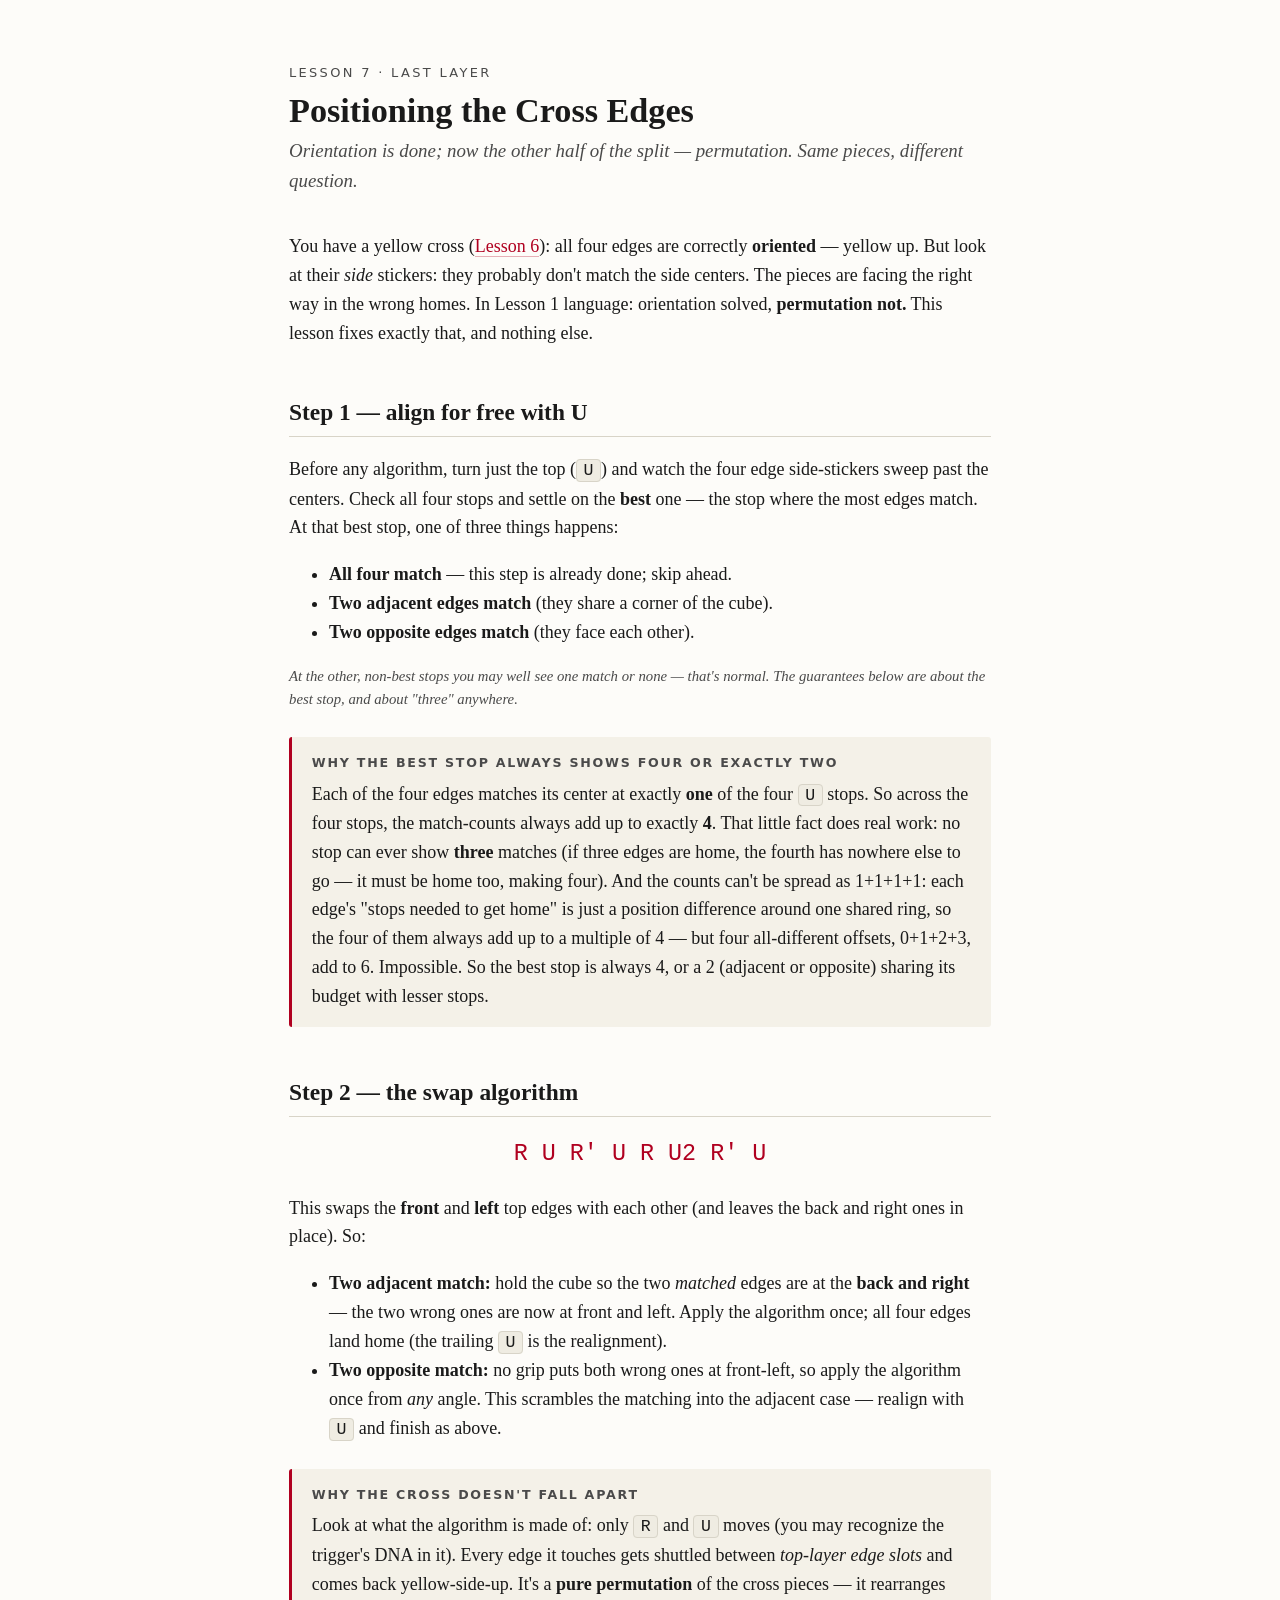
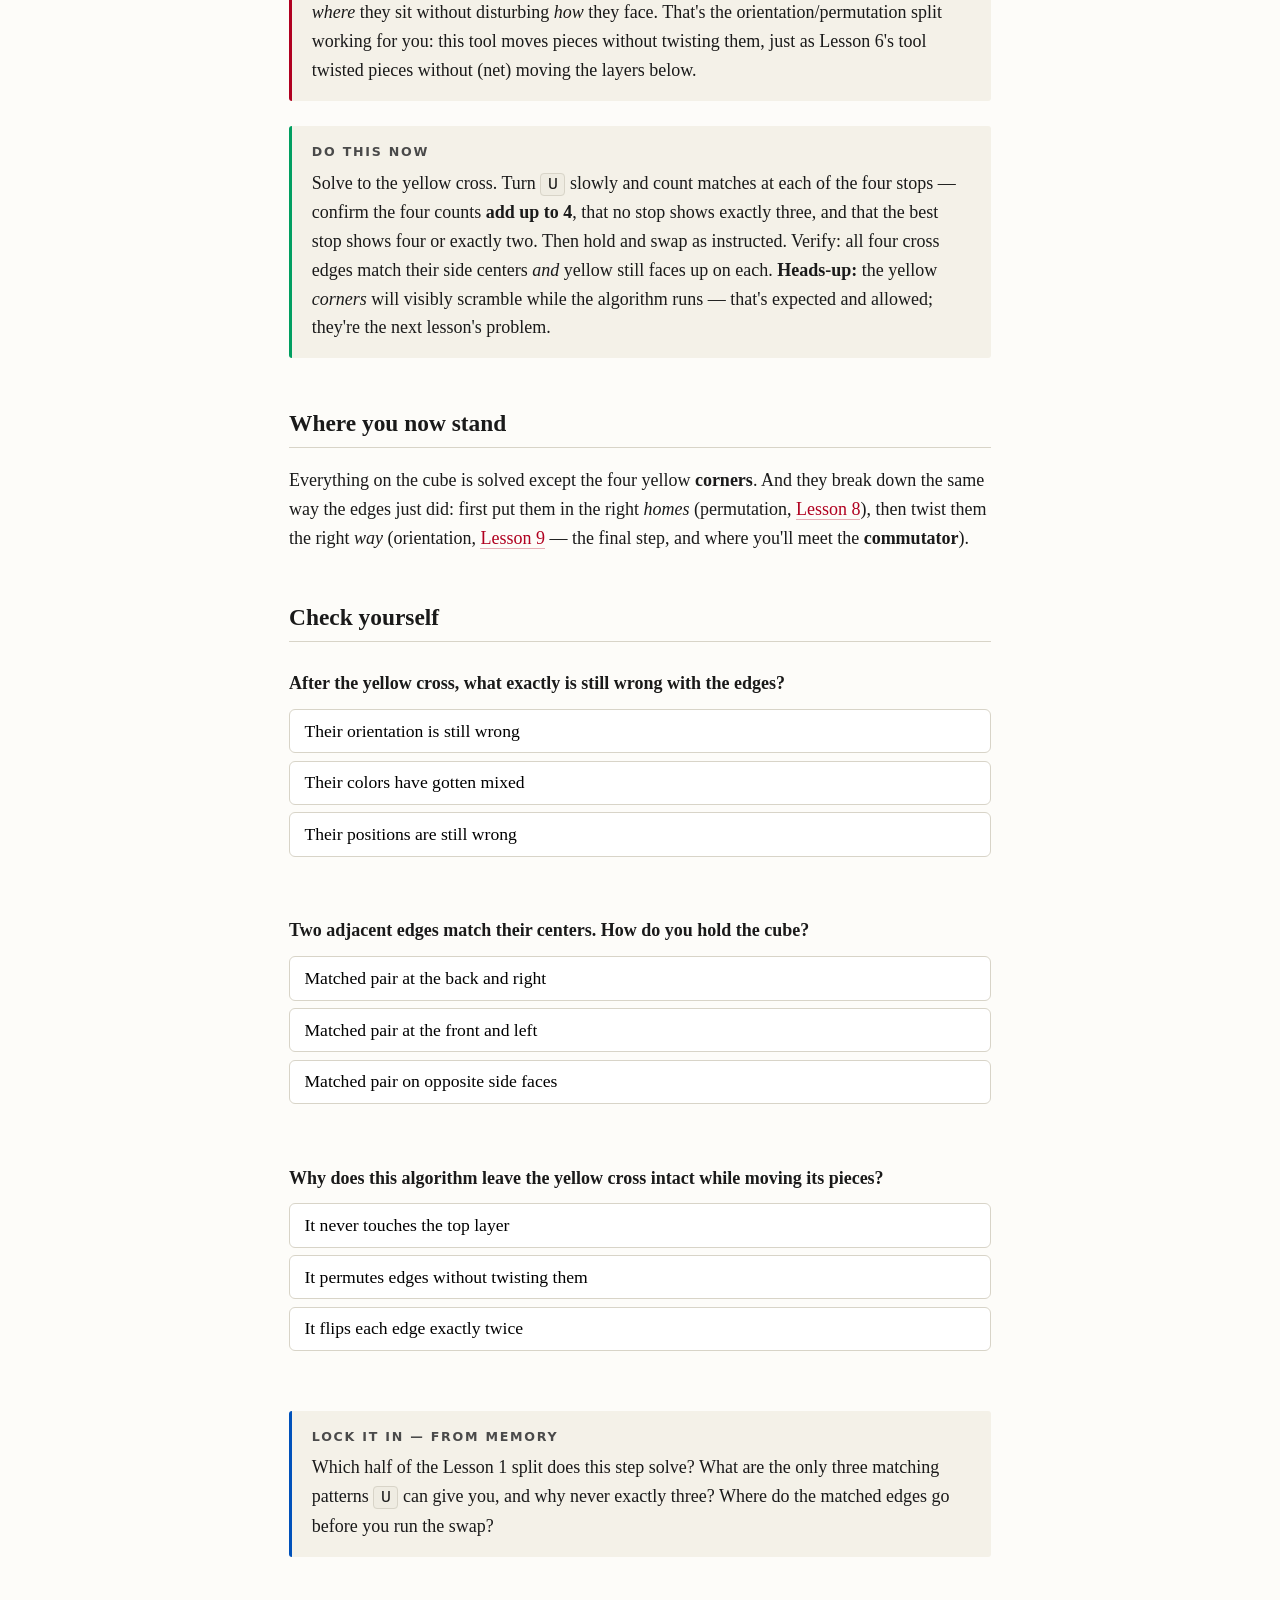
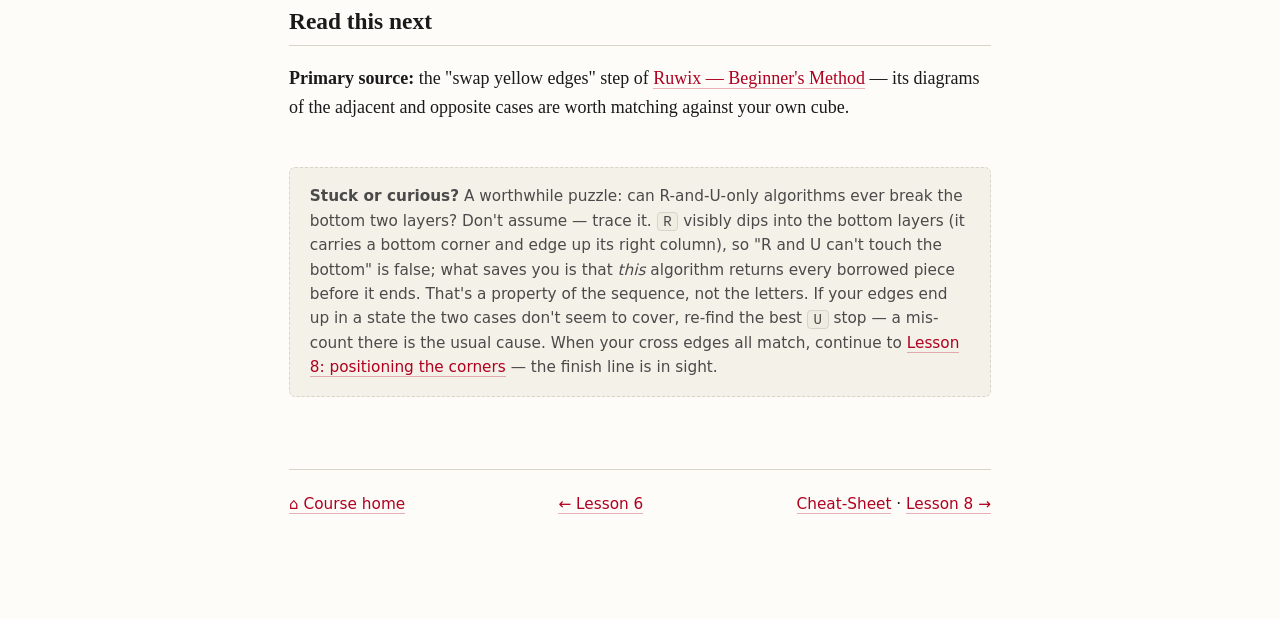
<file: lessons/0007-positioning-the-edges.html>
<!DOCTYPE html>
<html lang="en">
<head>
<meta charset="utf-8">
<meta name="viewport" content="width=device-width, initial-scale=1">
<title>Lesson 7 — Positioning the Cross Edges</title>
<link rel="stylesheet" href="../assets/style.css">
<script src="../assets/quiz.js"></script>
</head>
<body>
  <p class="eyebrow">Lesson 7 · Last Layer</p>
  <h1>Positioning the Cross Edges</h1>
  <p class="subtitle">Orientation is done; now the other half of the split — permutation. Same pieces, different question.</p>

  <p>You have a yellow cross (<a href="0006-the-yellow-cross.html">Lesson 6</a>): all four
  edges are correctly <strong>oriented</strong> — yellow up. But look at their <em>side</em>
  stickers: they probably don't match the side centers. The pieces are facing the right way
  in the wrong homes. In Lesson 1 language: orientation solved, <strong>permutation not.</strong>
  This lesson fixes exactly that, and nothing else.</p>

  <h2>Step 1 — align for free with U</h2>
  <p>Before any algorithm, turn just the top (<span class="move">U</span>) and watch the four
  edge side-stickers sweep past the centers. Check all four stops and settle on the
  <strong>best</strong> one — the stop where the most edges match. At that best stop, one of
  three things happens:</p>
  <ul>
    <li><strong>All four match</strong> — this step is already done; skip ahead.</li>
    <li><strong>Two adjacent edges match</strong> (they share a corner of the cube).</li>
    <li><strong>Two opposite edges match</strong> (they face each other).</li>
  </ul>
  <p class="sidenote">At the <em>other</em>, non-best stops you may well see one match or none —
  that's normal. The guarantees below are about the best stop, and about "three" anywhere.</p>

  <div class="why">
    <span class="label">Why the best stop always shows four or exactly two</span>
    Each of the four edges matches its center at exactly <strong>one</strong> of the four
    <span class="move">U</span> stops. So across the four stops, the match-counts always add up
    to exactly <strong>4</strong>. That little fact does real work: no stop can ever show
    <strong>three</strong> matches (if three edges are home, the fourth has nowhere else to go —
    it must be home too, making four). And the counts can't be spread as 1+1+1+1: each edge's
    "stops needed to get home" is just a position difference around one shared ring, so the four
    of them always add up to a multiple of 4 — but four all-different offsets, 0+1+2+3, add to 6.
    Impossible. So the best stop is always 4, or a 2 (adjacent or opposite) sharing its budget
    with lesser stops.
  </div>

  <h2>Step 2 — the swap algorithm</h2>
  <p class="alg-display">R U R' U R U2 R' U</p>
  <p>This swaps the <strong>front</strong> and <strong>left</strong> top edges with each other
  (and leaves the back and right ones in place). So:</p>
  <ul>
    <li><strong>Two adjacent match:</strong> hold the cube so the two <em>matched</em> edges are
      at the <strong>back and right</strong> — the two wrong ones are now at front and left.
      Apply the algorithm once; all four edges land home (the trailing <span class="move">U</span>
      is the realignment).</li>
    <li><strong>Two opposite match:</strong> no grip puts both wrong ones at front-left, so apply
      the algorithm once from <em>any</em> angle. This scrambles the matching into the adjacent
      case — realign with <span class="move">U</span> and finish as above.</li>
  </ul>

  <div class="why">
    <span class="label">Why the cross doesn't fall apart</span>
    Look at what the algorithm is made of: only <span class="move">R</span> and
    <span class="move">U</span> moves (you may recognize the trigger's DNA in it). Every edge it
    touches gets shuttled between <em>top-layer edge slots</em> and comes back yellow-side-up.
    It's a <strong>pure permutation</strong> of the cross pieces — it rearranges <em>where</em>
    they sit without disturbing <em>how</em> they face. That's the orientation/permutation split
    working for you: this tool moves pieces without twisting them, just as Lesson 6's tool
    twisted pieces without (net) moving the layers below.
  </div>

  <div class="try">
    <span class="label">Do this now</span>
    Solve to the yellow cross. Turn <span class="move">U</span> slowly and count matches at each
    of the four stops — confirm the four counts <strong>add up to 4</strong>, that no stop shows
    exactly three, and that the best stop shows four or exactly two. Then hold and swap as
    instructed. Verify: all four cross edges match their side centers <em>and</em> yellow still
    faces up on each. <strong>Heads-up:</strong> the yellow <em>corners</em> will visibly
    scramble while the algorithm runs — that's expected and allowed; they're the next lesson's
    problem.
  </div>

  <h2>Where you now stand</h2>
  <p>Everything on the cube is solved except the four yellow <strong>corners</strong>. And they
  break down the same way the edges just did: first put them in the right <em>homes</em>
  (permutation, <a href="0008-positioning-the-corners.html">Lesson 8</a>), then twist them the
  right <em>way</em> (orientation, <a href="0009-orienting-the-corners.html">Lesson 9</a> — the
  final step, and where you'll meet the <strong>commutator</strong>).</p>

  <h2>Check yourself</h2>

  <div class="quiz" data-answer="2">
    <div class="q">After the yellow cross, what exactly is still wrong with the edges?</div>
    <button class="opt">Their orientation is still wrong</button>
    <button class="opt">Their colors have gotten mixed</button>
    <button class="opt">Their positions are still wrong</button>
    <div class="feedback"
         data-correct="Right — yellow-up means orientation is done; the mismatched side stickers are a position (permutation) problem."
         data-wrong="Yellow already faces up on all four, so orientation is solved. What's left is where they sit — permutation."></div>
  </div>

  <div class="quiz" data-answer="0">
    <div class="q">Two adjacent edges match their centers. How do you hold the cube?</div>
    <button class="opt">Matched pair at the back and right</button>
    <button class="opt">Matched pair at the front and left</button>
    <button class="opt">Matched pair on opposite side faces</button>
    <div class="feedback"
         data-correct="Right — the algorithm swaps front and left, so park the correct pair at back and right, out of its way."
         data-wrong="The algorithm swaps the FRONT and LEFT edges, so the already-correct pair must sit at back and right."></div>
  </div>

  <div class="quiz" data-answer="1">
    <div class="q">Why does this algorithm leave the yellow cross intact while moving its pieces?</div>
    <button class="opt">It never touches the top layer</button>
    <button class="opt">It permutes edges without twisting them</button>
    <button class="opt">It flips each edge exactly twice</button>
    <div class="feedback"
         data-correct="Exactly — it's a pure permutation: pieces trade top-layer homes and land yellow-up again."
         data-wrong="Every edge it touches lands back yellow-side-up — it changes positions only, never orientations: a pure permutation of the cross pieces."></div>
  </div>

  <div class="recall">
    <span class="label">Lock it in — from memory</span>
    Which half of the Lesson 1 split does this step solve? What are the only three matching
    patterns <span class="move">U</span> can give you, and why never exactly three? Where do the
    matched edges go before you run the swap?
  </div>

  <h2>Read this next</h2>
  <p><strong>Primary source:</strong> the "swap yellow edges" step of
  <a href="https://ruwix.com/the-rubiks-cube/how-to-solve-the-rubiks-cube-beginners-method/">
  Ruwix — Beginner's Method</a> — its diagrams of the adjacent and opposite cases are worth
  matching against your own cube.</p>

  <div class="ask-teacher">
    <strong>Stuck or curious?</strong> A worthwhile puzzle: can R-and-U-only algorithms ever
    break the bottom two layers? Don't assume — trace it. <span class="move">R</span> visibly
    dips into the bottom layers (it carries a bottom corner and edge up its right column), so
    "R and U can't touch the bottom" is false; what saves you is that <em>this</em> algorithm
    returns every borrowed piece before it ends. That's a property of the sequence, not the
    letters. If your edges end up in a state the two cases don't seem to cover, re-find the
    best <span class="move">U</span> stop — a mis-count there is the usual cause. When your
    cross edges all match, continue to <a href="0008-positioning-the-corners.html">Lesson 8:
    positioning the corners</a> — the finish line is in sight.
  </div>

  <div class="lesson-nav">
    <span><a href="../index.html">⌂ Course home</a></span>
    <span><a href="0006-the-yellow-cross.html">← Lesson 6</a></span>
    <span><a href="../reference/algorithms.html">Cheat-Sheet</a> · <a href="0008-positioning-the-corners.html">Lesson 8 →</a></span>
  </div>
</body>
</html>
</file>
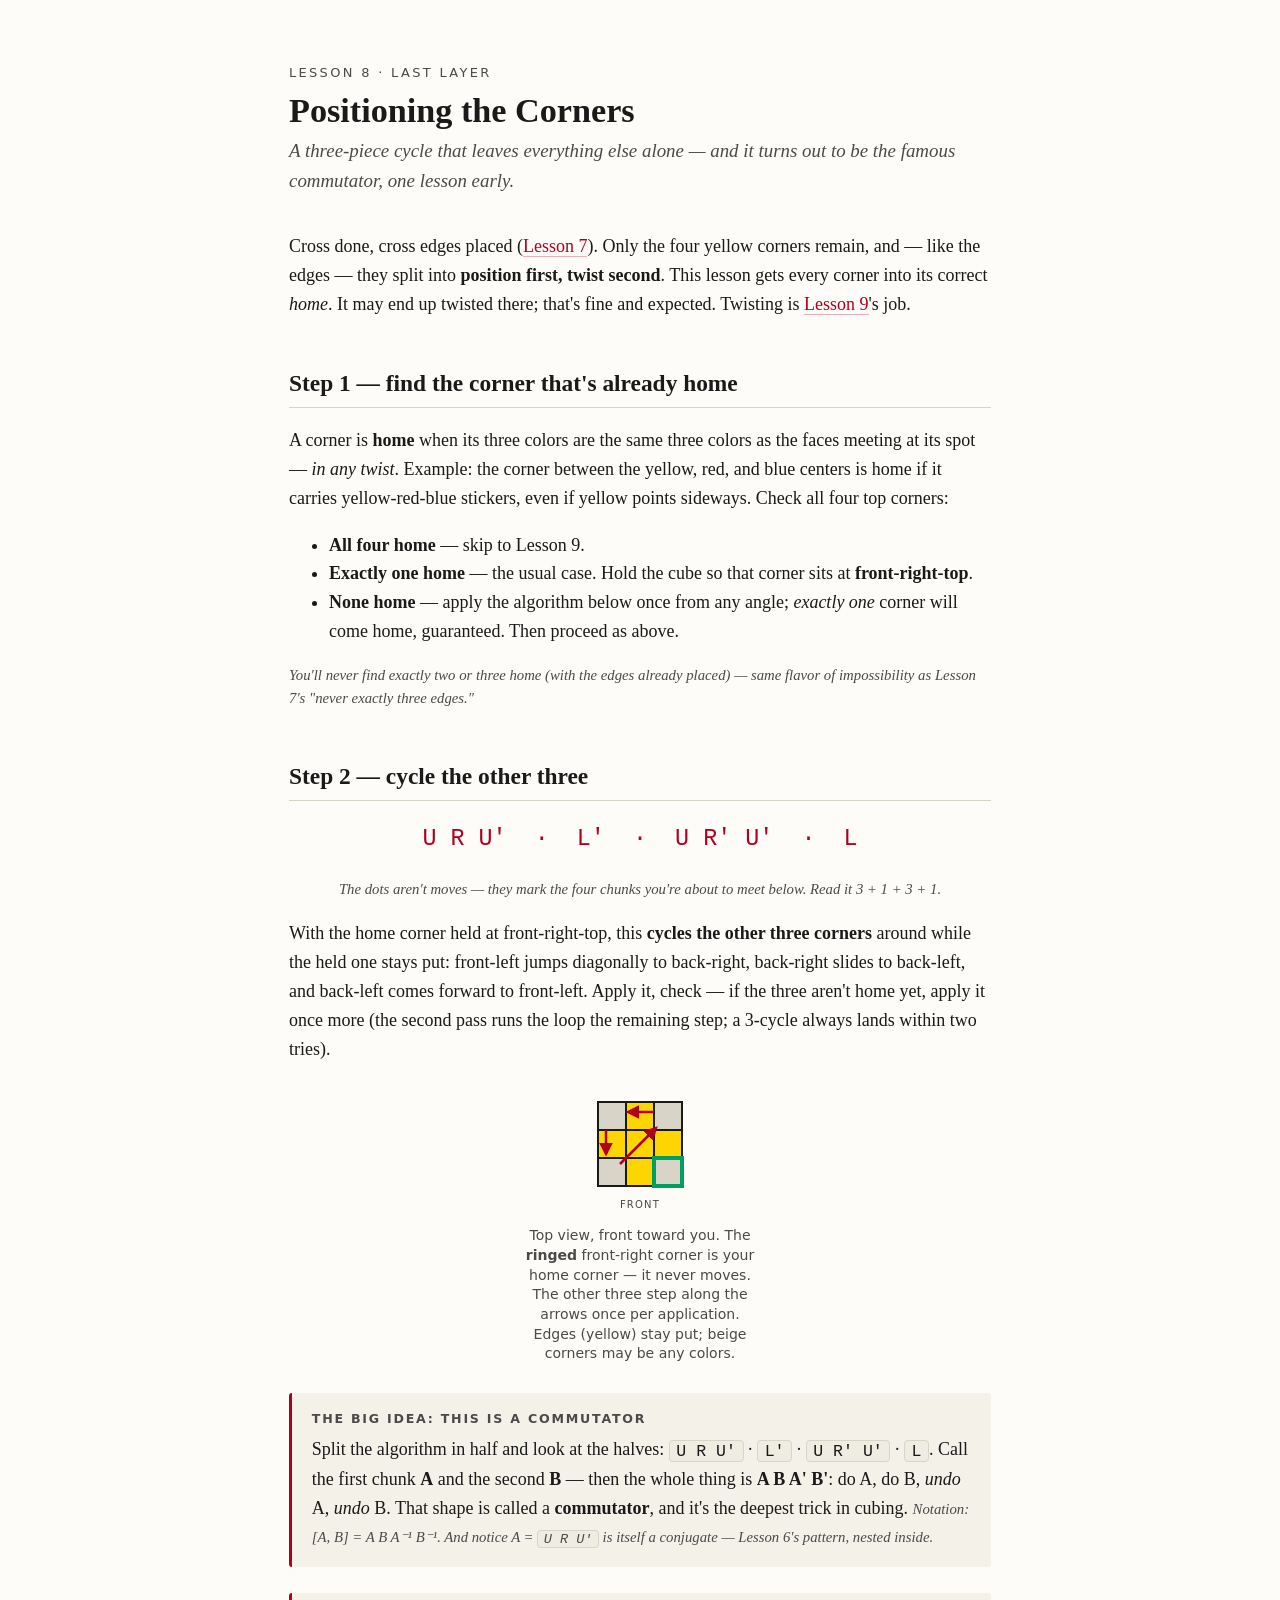
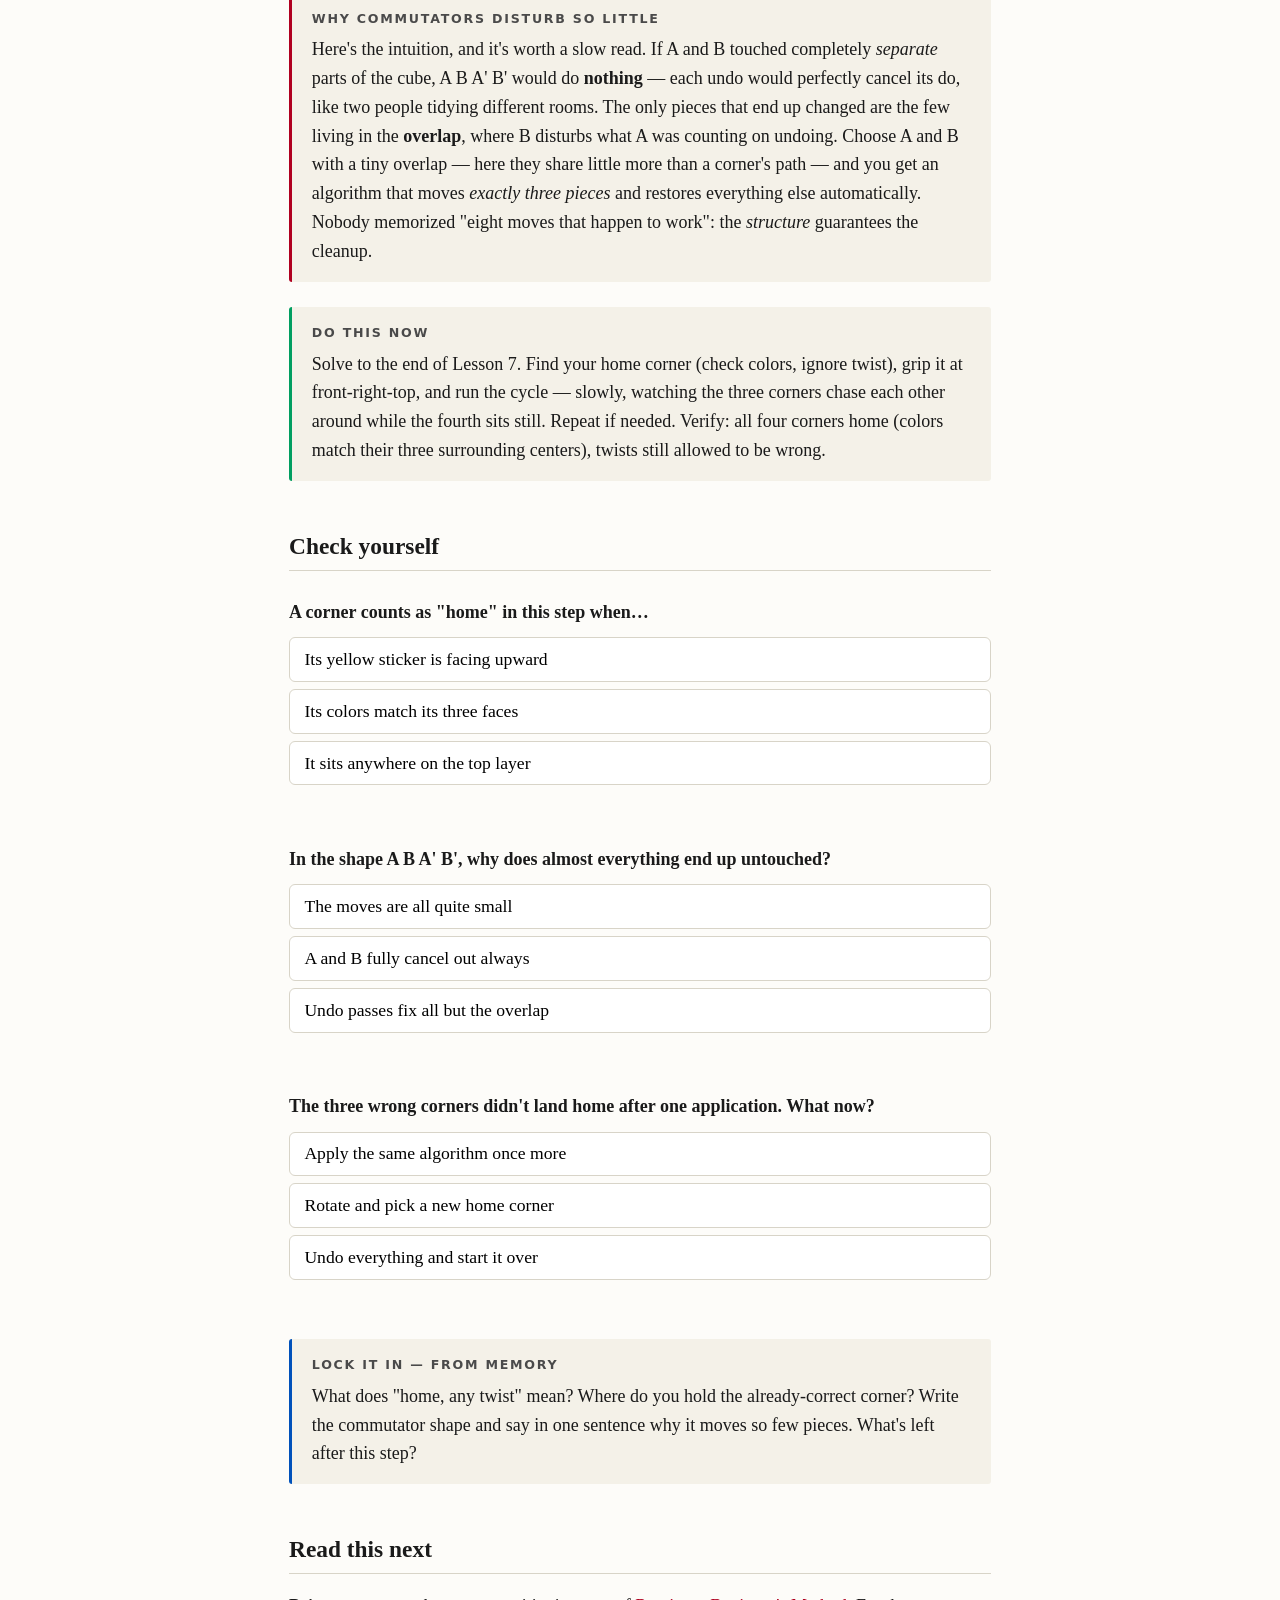
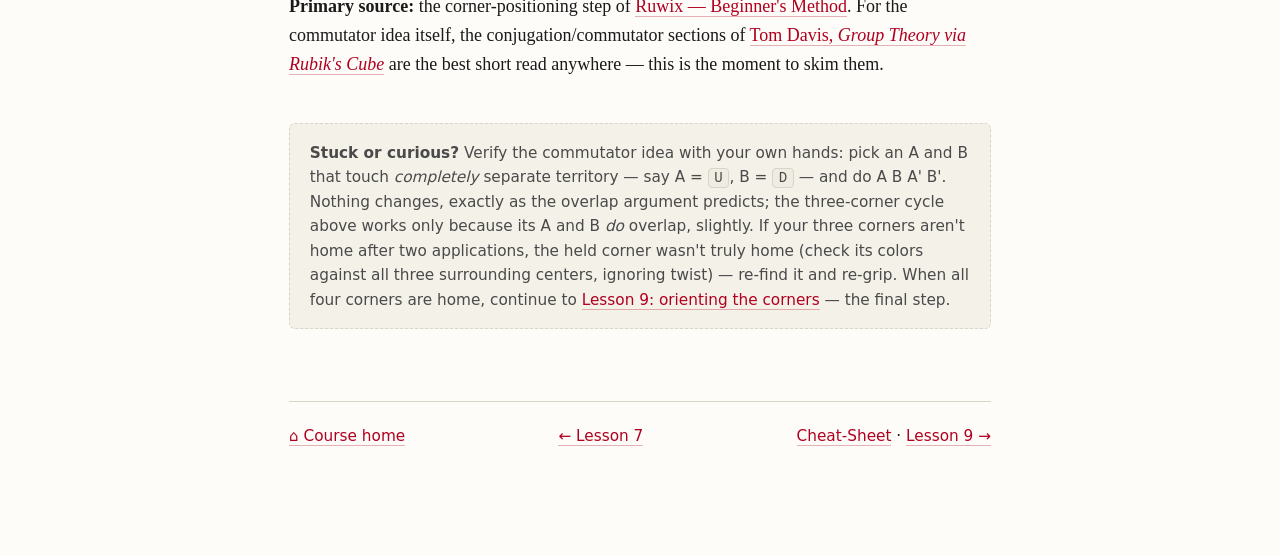
<file: lessons/0008-positioning-the-corners.html>
<!DOCTYPE html>
<html lang="en">
<head>
<meta charset="utf-8">
<meta name="viewport" content="width=device-width, initial-scale=1">
<title>Lesson 8 — Positioning the Corners (Meet the Commutator)</title>
<link rel="stylesheet" href="../assets/style.css">
<script src="../assets/quiz.js"></script>
</head>
<body>
  <p class="eyebrow">Lesson 8 · Last Layer</p>
  <h1>Positioning the Corners</h1>
  <p class="subtitle">A three-piece cycle that leaves everything else alone — and it turns out to be the famous <em>commutator</em>, one lesson early.</p>

  <p>Cross done, cross edges placed (<a href="0007-positioning-the-edges.html">Lesson 7</a>).
  Only the four yellow corners remain, and — like the edges — they split into
  <strong>position first, twist second</strong>. This lesson gets every corner into its correct
  <em>home</em>. It may end up twisted there; that's fine and expected. Twisting is
  <a href="0009-orienting-the-corners.html">Lesson 9</a>'s job.</p>

  <h2>Step 1 — find the corner that's already home</h2>
  <p>A corner is <strong>home</strong> when its three colors are the same three colors as the
  faces meeting at its spot — <em>in any twist</em>. Example: the corner between the yellow,
  red, and blue centers is home if it carries yellow-red-blue stickers, even if yellow points
  sideways. Check all four top corners:</p>
  <ul>
    <li><strong>All four home</strong> — skip to Lesson 9.</li>
    <li><strong>Exactly one home</strong> — the usual case. Hold the cube so that corner sits at
      <strong>front-right-top</strong>.</li>
    <li><strong>None home</strong> — apply the algorithm below once from any angle;
      <em>exactly one</em> corner will come home, guaranteed. Then proceed as above.</li>
  </ul>
  <p class="sidenote">You'll never find exactly two or three home (with the edges already
  placed) — same flavor of impossibility as Lesson 7's "never exactly three edges."</p>

  <h2>Step 2 — cycle the other three</h2>
  <p class="alg-display">U R U' &nbsp;·&nbsp; L' &nbsp;·&nbsp; U R' U' &nbsp;·&nbsp; L</p>
  <p class="sidenote" style="text-align:center;">The dots aren't moves — they mark the four
  chunks you're about to meet below. Read it 3 + 1 + 3 + 1.</p>
  <p>With the home corner held at front-right-top, this <strong>cycles the other three corners</strong>
  around while the held one stays put: front-left jumps diagonally to back-right, back-right
  slides to back-left, and back-left comes forward to front-left. Apply it, check — if the
  three aren't home yet, apply it once more (the second pass runs the loop the remaining step;
  a 3-cycle always lands within two tries).</p>

  <div class="figrow">
    <figure>
      <svg width="104" height="126" viewBox="0 0 104 126" role="img" aria-label="Top view: the front-right corner stays fixed while the other three corners cycle">
        <defs>
          <marker id="cyc-arrow" viewBox="0 0 8 8" refX="6.5" refY="4" markerWidth="5.5" markerHeight="5.5" orient="auto">
            <path d="M0,0 L8,4 L0,8 z" fill="var(--accent)"/>
          </marker>
        </defs>
        <rect class="facelet facelet-any" x="10" y="10" width="28" height="28"/>
        <rect class="facelet" fill="var(--cube-yellow)" x="38" y="10" width="28" height="28"/>
        <rect class="facelet facelet-any" x="66" y="10" width="28" height="28"/>
        <rect class="facelet" fill="var(--cube-yellow)" x="10" y="38" width="28" height="28"/>
        <rect class="facelet" fill="var(--cube-yellow)" x="38" y="38" width="28" height="28"/>
        <rect class="facelet" fill="var(--cube-yellow)" x="66" y="38" width="28" height="28"/>
        <rect class="facelet facelet-any" x="10" y="66" width="28" height="28"/>
        <rect class="facelet" fill="var(--cube-yellow)" x="38" y="66" width="28" height="28"/>
        <rect class="facelet facelet-any" x="66" y="66" width="28" height="28"/>
        <rect x="66" y="66" width="28" height="28" fill="none" stroke="var(--cube-green)" stroke-width="4"/>
        <path d="M 32,72 L 68,36" fill="none" stroke="var(--accent)" stroke-width="2.5" marker-end="url(#cyc-arrow)"/>
        <path d="M 66,20 L 40,20" fill="none" stroke="var(--accent)" stroke-width="2.5" marker-end="url(#cyc-arrow)"/>
        <path d="M 18,38 L 18,62" fill="none" stroke="var(--accent)" stroke-width="2.5" marker-end="url(#cyc-arrow)"/>
        <text class="fig-label" x="52" y="116" text-anchor="middle">front</text>
      </svg>
      <figcaption>Top view, front toward you. The <strong>ringed</strong> front-right corner is
      your home corner — it never moves. The other three step along the arrows once per
      application. Edges (yellow) stay put; beige corners may be any colors.</figcaption>
    </figure>
  </div>

  <div class="why">
    <span class="label">The big idea: this is a commutator</span>
    Split the algorithm in half and look at the halves:
    <span class="move">U R U'</span> · <span class="move">L'</span> ·
    <span class="move">U R' U'</span> · <span class="move">L</span>.
    Call the first chunk <strong>A</strong> and the second <strong>B</strong> — then the whole
    thing is <strong>A B A' B'</strong>: do A, do B, <em>undo</em> A, <em>undo</em> B. That shape
    is called a <strong>commutator</strong>, and it's the deepest trick in cubing.
    <span class="sidenote">Notation: [A, B] = A B A⁻¹ B⁻¹. And notice A =
    <span class="move">U R U'</span> is itself a conjugate — Lesson 6's pattern, nested inside.</span>
  </div>

  <div class="why">
    <span class="label">Why commutators disturb so little</span>
    Here's the intuition, and it's worth a slow read. If A and B touched completely
    <em>separate</em> parts of the cube, A B A' B' would do <strong>nothing</strong> — each undo
    would perfectly cancel its do, like two people tidying different rooms. The only pieces that
    end up changed are the few living in the <strong>overlap</strong>, where B disturbs what A was
    counting on undoing. Choose A and B with a tiny overlap — here they share little more than a
    corner's path — and you get an algorithm that moves <em>exactly three pieces</em> and restores
    everything else automatically. Nobody memorized "eight moves that happen to work": the
    <em>structure</em> guarantees the cleanup.
  </div>

  <div class="try">
    <span class="label">Do this now</span>
    Solve to the end of Lesson 7. Find your home corner (check colors, ignore twist), grip it at
    front-right-top, and run the cycle — slowly, watching the three corners chase each other
    around while the fourth sits still. Repeat if needed. Verify: all four corners home (colors
    match their three surrounding centers), twists still allowed to be wrong.
  </div>

  <h2>Check yourself</h2>

  <div class="quiz" data-answer="1">
    <div class="q">A corner counts as "home" in this step when…</div>
    <button class="opt">Its yellow sticker is facing upward</button>
    <button class="opt">Its colors match its three faces</button>
    <button class="opt">It sits anywhere on the top layer</button>
    <div class="feedback"
         data-correct="Right — home means correct position, any twist. Yellow-up comes in Lesson 9."
         data-wrong="Home is about position only: its three colors match the three faces meeting there, in any twist."></div>
  </div>

  <div class="quiz" data-answer="2">
    <div class="q">In the shape A B A' B', why does almost everything end up untouched?</div>
    <button class="opt">The moves are all quite small</button>
    <button class="opt">A and B fully cancel out always</button>
    <button class="opt">Undo passes fix all but the overlap</button>
    <div class="feedback"
         data-correct="Exactly — the undos restore everything except the few pieces where A's and B's territories overlap."
         data-wrong="A' and B' undo their halves everywhere EXCEPT where A and B interfered — only that small overlap changes."></div>
  </div>

  <div class="quiz" data-answer="0">
    <div class="q">The three wrong corners didn't land home after one application. What now?</div>
    <button class="opt">Apply the same algorithm once more</button>
    <button class="opt">Rotate and pick a new home corner</button>
    <button class="opt">Undo everything and start it over</button>
    <div class="feedback"
         data-correct="Right — it's a 3-cycle: one more application walks the corners to their homes."
         data-wrong="Keep the same grip and run it again — a 3-cycle visits the other arrangement, so the second pass lands them."></div>
  </div>

  <div class="recall">
    <span class="label">Lock it in — from memory</span>
    What does "home, any twist" mean? Where do you hold the already-correct corner? Write the
    commutator shape and say in one sentence why it moves so few pieces. What's left after this
    step?
  </div>

  <h2>Read this next</h2>
  <p><strong>Primary source:</strong> the corner-positioning step of
  <a href="https://ruwix.com/the-rubiks-cube/how-to-solve-the-rubiks-cube-beginners-method/">
  Ruwix — Beginner's Method</a>. For the commutator idea itself, the conjugation/commutator
  sections of <a href="https://www.geometer.org/rubik/group.pdf">Tom Davis, <em>Group Theory via
  Rubik's Cube</em></a> are the best short read anywhere — this is the moment to skim them.</p>

  <div class="ask-teacher">
    <strong>Stuck or curious?</strong> Verify the commutator idea with your own hands: pick
    an A and B that touch <em>completely</em> separate territory — say A =
    <span class="move">U</span>, B = <span class="move">D</span> — and do A B A' B'. Nothing
    changes, exactly as the overlap argument predicts; the three-corner cycle above works
    only because its A and B <em>do</em> overlap, slightly. If your three corners aren't home
    after two applications, the held corner wasn't truly home (check its colors against all
    three surrounding centers, ignoring twist) — re-find it and re-grip. When all four
    corners are home, continue to <a href="0009-orienting-the-corners.html">Lesson 9:
    orienting the corners</a> — the final step.
  </div>

  <div class="lesson-nav">
    <span><a href="../index.html">⌂ Course home</a></span>
    <span><a href="0007-positioning-the-edges.html">← Lesson 7</a></span>
    <span><a href="../reference/algorithms.html">Cheat-Sheet</a> · <a href="0009-orienting-the-corners.html">Lesson 9 →</a></span>
  </div>
</body>
</html>
</file>
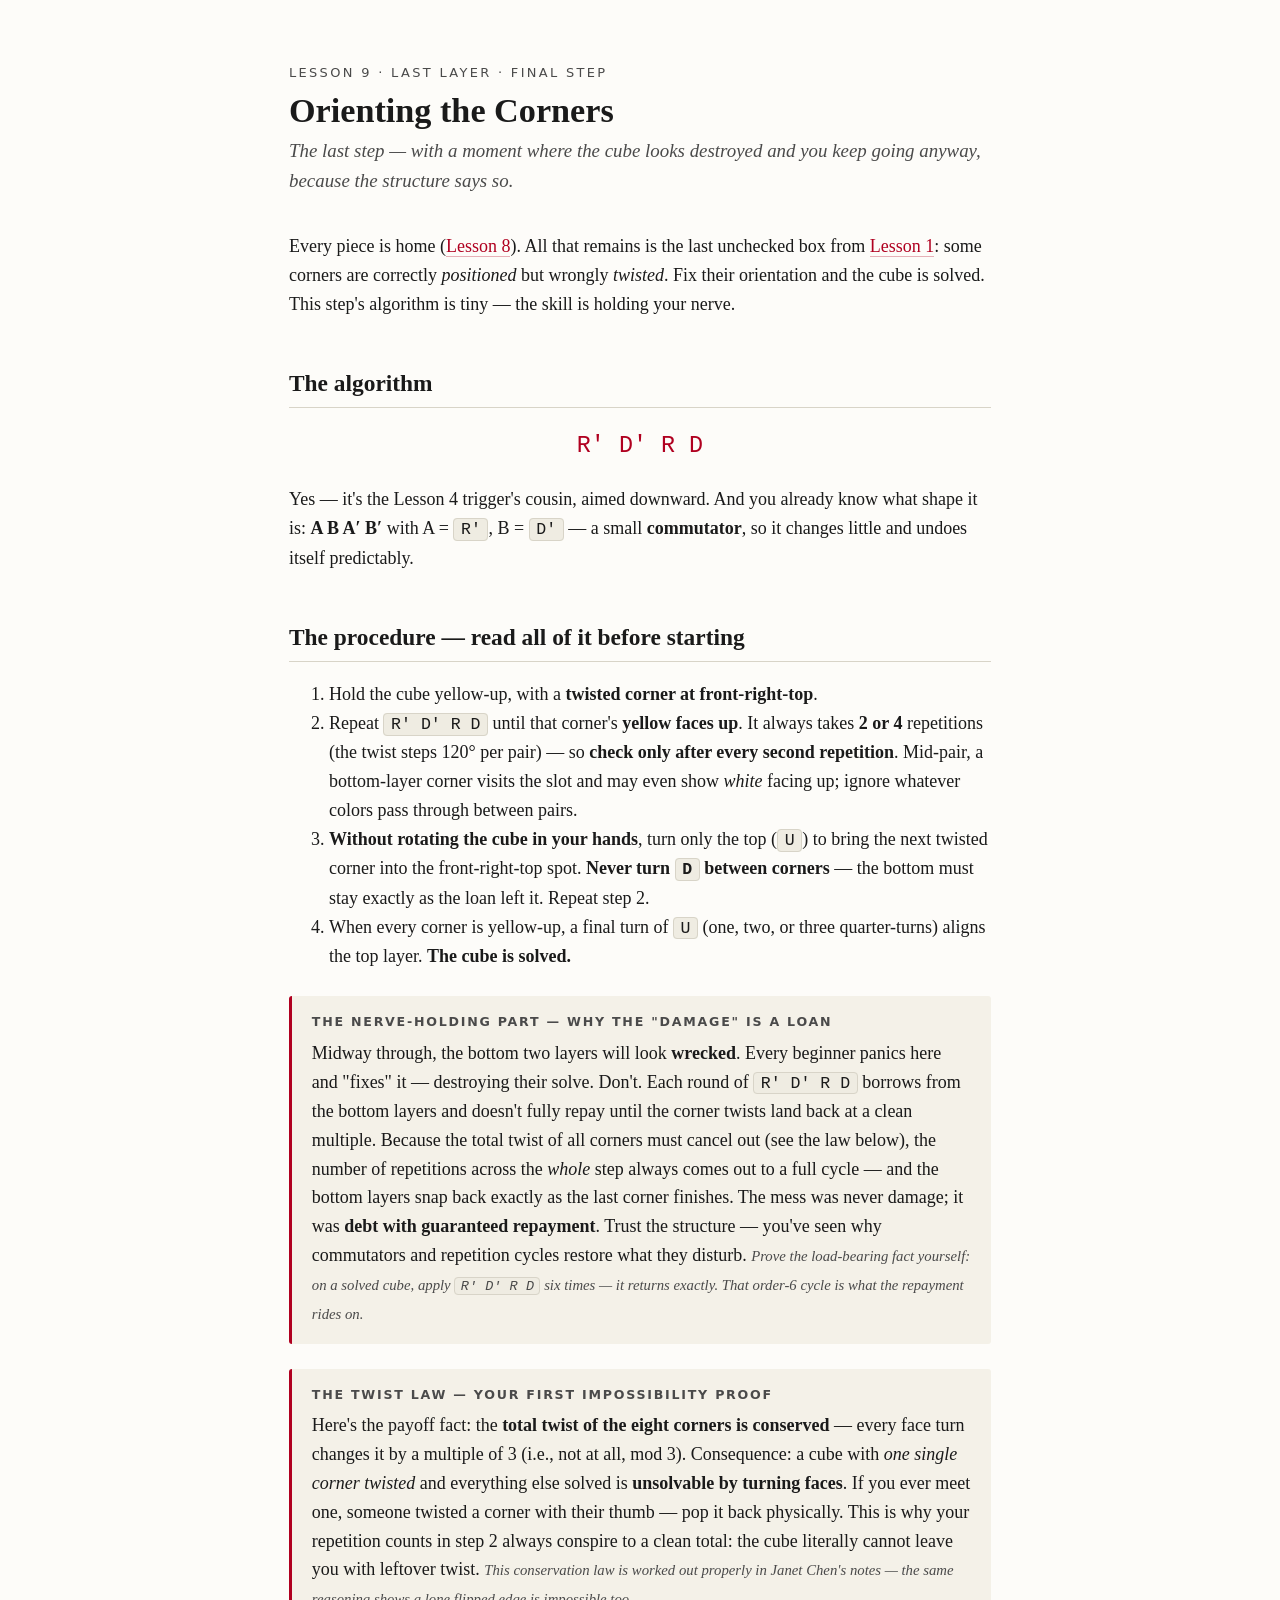
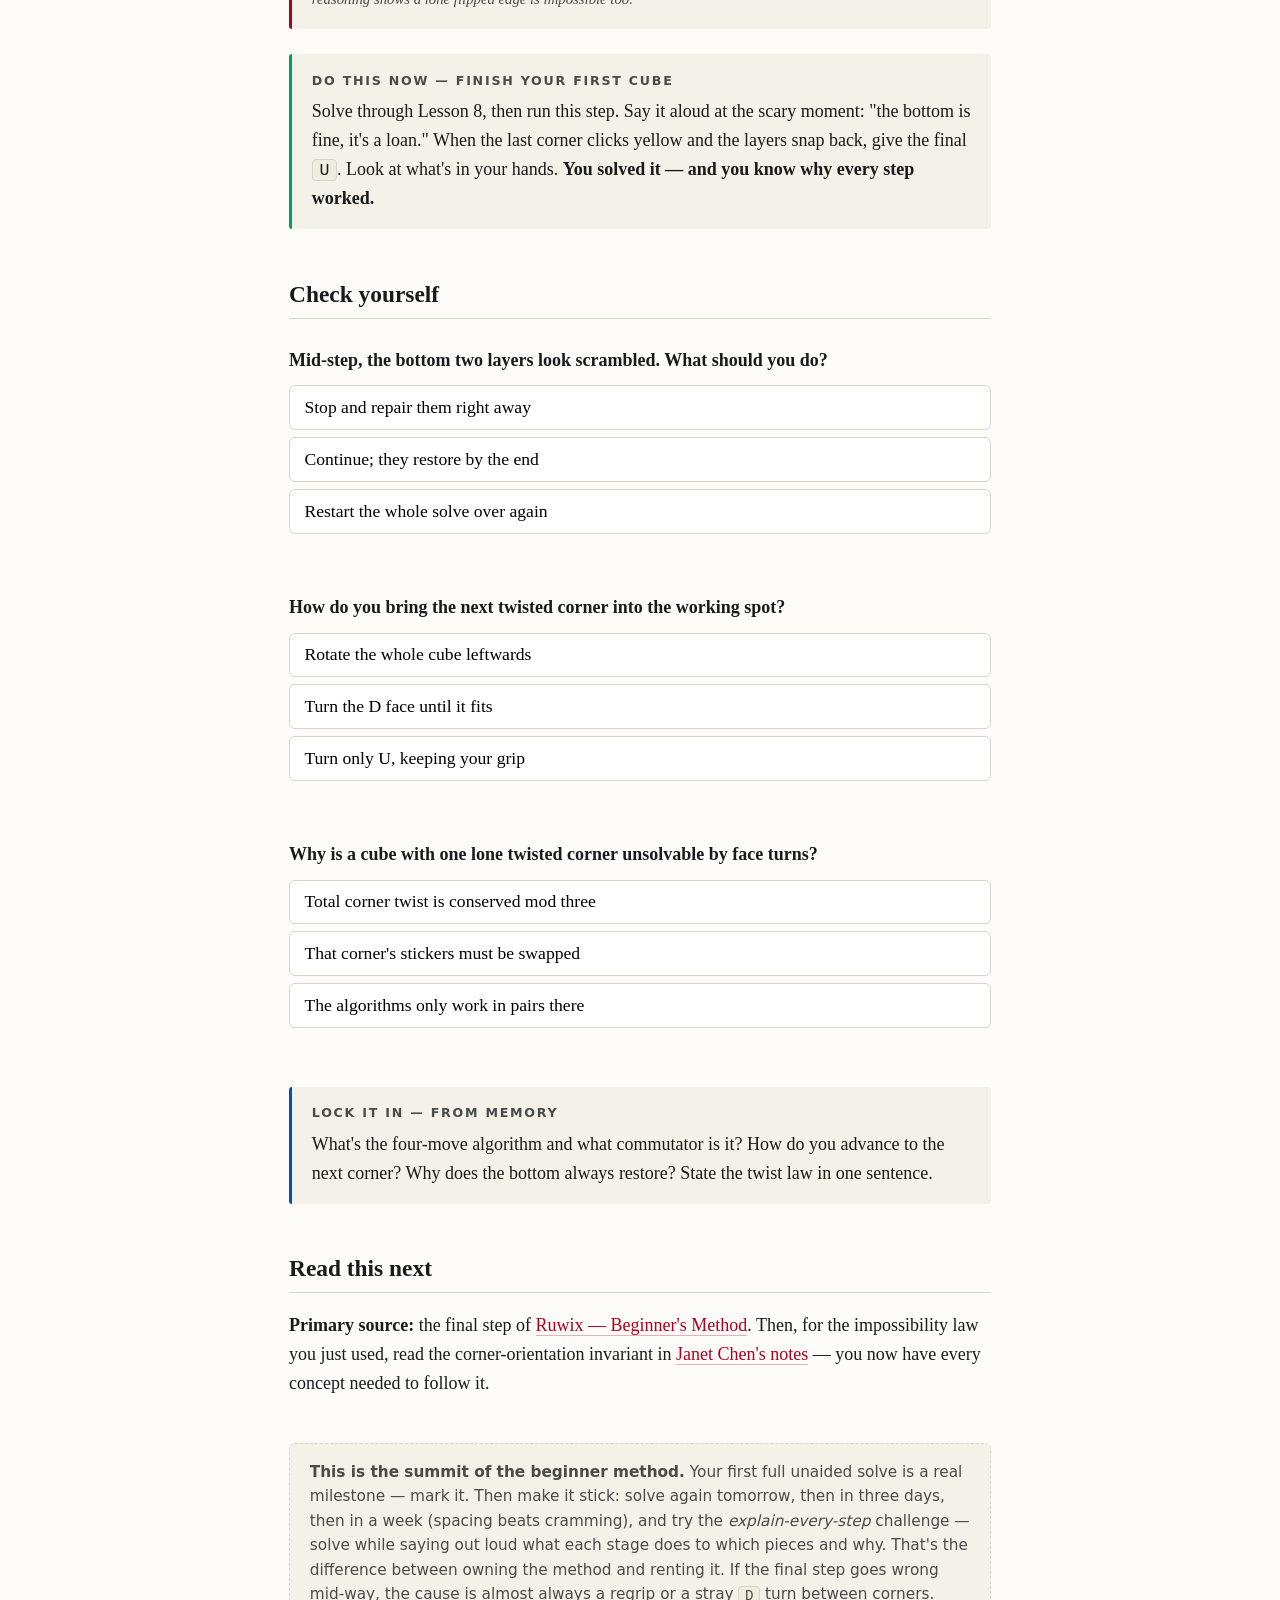
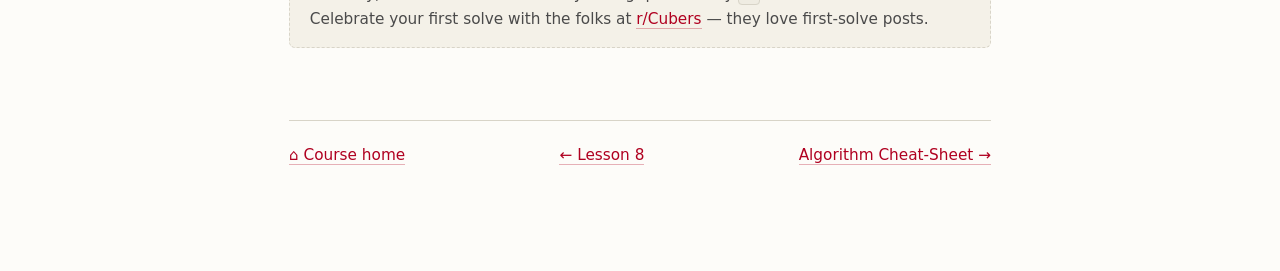
<file: lessons/0009-orienting-the-corners.html>
<!DOCTYPE html>
<html lang="en">
<head>
<meta charset="utf-8">
<meta name="viewport" content="width=device-width, initial-scale=1">
<title>Lesson 9 — Orienting the Corners (Finishing the Cube)</title>
<link rel="stylesheet" href="../assets/style.css">
<script src="../assets/quiz.js"></script>
</head>
<body>
  <p class="eyebrow">Lesson 9 · Last Layer · Final Step</p>
  <h1>Orienting the Corners</h1>
  <p class="subtitle">The last step — with a moment where the cube looks destroyed and you keep going anyway, because the structure says so.</p>

  <p>Every piece is home (<a href="0008-positioning-the-corners.html">Lesson 8</a>). All that
  remains is the last unchecked box from <a href="0001-pieces-not-stickers.html">Lesson 1</a>:
  some corners are correctly <em>positioned</em> but wrongly <em>twisted</em>. Fix their
  orientation and the cube is solved. This step's algorithm is tiny — the skill is holding your
  nerve.</p>

  <h2>The algorithm</h2>
  <p class="alg-display">R' D' R D</p>
  <p>Yes — it's the Lesson 4 trigger's cousin, aimed downward. And you already know what shape it
  is: <strong>A B A′ B′</strong> with A = <span class="move">R'</span>, B = <span class="move">D'</span>
  — a small <strong>commutator</strong>, so it changes little and undoes itself predictably.</p>

  <h2>The procedure — read all of it before starting</h2>
  <ol>
    <li>Hold the cube yellow-up, with a <strong>twisted corner at front-right-top</strong>.</li>
    <li>Repeat <span class="move">R' D' R D</span> until that corner's <strong>yellow faces up</strong>.
      It always takes <strong>2 or 4</strong> repetitions (the twist steps 120° per pair) —
      so <strong>check only after every second repetition</strong>. Mid-pair, a bottom-layer
      corner visits the slot and may even show <em>white</em> facing up; ignore whatever
      colors pass through between pairs.</li>
    <li><strong>Without rotating the cube in your hands</strong>, turn only the top
      (<span class="move">U</span>) to bring the next twisted corner into the front-right-top
      spot. <strong>Never turn <span class="move">D</span> between corners</strong> — the
      bottom must stay exactly as the loan left it. Repeat step 2.</li>
    <li>When every corner is yellow-up, a final turn of <span class="move">U</span> (one,
      two, or three quarter-turns) aligns the top layer. <strong>The cube is solved.</strong></li>
  </ol>

  <div class="why">
    <span class="label">The nerve-holding part — why the "damage" is a loan</span>
    Midway through, the bottom two layers will look <strong>wrecked</strong>. Every beginner
    panics here and "fixes" it — destroying their solve. Don't. Each round of
    <span class="move">R' D' R D</span> borrows from the bottom layers and doesn't fully repay
    until the corner twists land back at a clean multiple. Because the total twist of all corners
    must cancel out (see the law below), the number of repetitions across the <em>whole</em> step
    always comes out to a full cycle — and the bottom layers snap back exactly as the last corner
    finishes. The mess was never damage; it was <strong>debt with guaranteed repayment</strong>.
    Trust the structure — you've seen why commutators and repetition cycles restore what they
    disturb. <span class="sidenote">Prove the load-bearing fact yourself: on a solved cube,
    apply <span class="move">R' D' R D</span> six times — it returns exactly. That order-6
    cycle is what the repayment rides on.</span>
  </div>

  <div class="why">
    <span class="label">The twist law — your first impossibility proof</span>
    Here's the payoff fact: the <strong>total twist of the eight corners is conserved</strong> —
    every face turn changes it by a multiple of 3 (i.e., not at all, mod 3). Consequence: a cube
    with <em>one single corner twisted</em> and everything else solved is <strong>unsolvable by
    turning faces</strong>. If you ever meet one, someone twisted a corner with their thumb —
    pop it back physically. This is why your repetition counts in step 2 always conspire to a
    clean total: the cube literally cannot leave you with leftover twist.
    <span class="sidenote">This conservation law is worked out properly in Janet Chen's notes —
    the same reasoning shows a lone flipped edge is impossible too.</span>
  </div>

  <div class="try">
    <span class="label">Do this now — finish your first cube</span>
    Solve through Lesson 8, then run this step. Say it aloud at the scary moment: "the bottom is
    fine, it's a loan." When the last corner clicks yellow and the layers snap back, give the
    final <span class="move">U</span>. Look at what's in your hands. <strong>You solved it — and
    you know why every step worked.</strong>
  </div>

  <h2>Check yourself</h2>

  <div class="quiz" data-answer="1">
    <div class="q">Mid-step, the bottom two layers look scrambled. What should you do?</div>
    <button class="opt">Stop and repair them right away</button>
    <button class="opt">Continue; they restore by the end</button>
    <button class="opt">Restart the whole solve over again</button>
    <div class="feedback"
         data-correct="Right — the disturbance is a loan the structure guarantees to repay when the last corner lands."
         data-wrong="Keep going! The twist law guarantees the repetitions total a full cycle, snapping the bottom layers back."></div>
  </div>

  <div class="quiz" data-answer="2">
    <div class="q">How do you bring the next twisted corner into the working spot?</div>
    <button class="opt">Rotate the whole cube leftwards</button>
    <button class="opt">Turn the D face until it fits</button>
    <button class="opt">Turn only U, keeping your grip</button>
    <div class="feedback"
         data-correct="Right — only U moves; regripping makes R and D point at different physical faces, so the undo no longer matches the do."
         data-wrong="Keep the cube planted and turn only the top — regripping (or turning D) makes R and D refer to different faces, breaking the loan's repayment."></div>
  </div>

  <div class="quiz" data-answer="0">
    <div class="q">Why is a cube with one lone twisted corner unsolvable by face turns?</div>
    <button class="opt">Total corner twist is conserved mod three</button>
    <button class="opt">That corner's stickers must be swapped</button>
    <button class="opt">The algorithms only work in pairs there</button>
    <div class="feedback"
         data-correct="Exactly — face turns can't change total twist mod 3, so a lone 120° twist can never be undone."
         data-wrong="It's the conservation law: every face turn preserves total corner twist mod 3, and a lone twist violates it."></div>
  </div>

  <div class="recall">
    <span class="label">Lock it in — from memory</span>
    What's the four-move algorithm and what commutator is it? How do you advance to the next
    corner? Why does the bottom always restore? State the twist law in one sentence.
  </div>

  <h2>Read this next</h2>
  <p><strong>Primary source:</strong> the final step of
  <a href="https://ruwix.com/the-rubiks-cube/how-to-solve-the-rubiks-cube-beginners-method/">
  Ruwix — Beginner's Method</a>. Then, for the impossibility law you just used, read the
  corner-orientation invariant in
  <a href="https://people.math.harvard.edu/~jjchen/docs/Group%20Theory%20and%20the%20Rubik's%20Cube.pdf">
  Janet Chen's notes</a> — you now have every concept needed to follow it.</p>

  <div class="ask-teacher">
    <strong>This is the summit of the beginner method.</strong> Your first full unaided solve
    is a real milestone — mark it. Then make it stick: solve again tomorrow, then in three
    days, then in a week (spacing beats cramming), and try the <em>explain-every-step</em>
    challenge — solve while saying out loud what each stage does to which pieces and why.
    That's the difference between owning the method and renting it. If the final step goes
    wrong mid-way, the cause is almost always a regrip or a stray <span class="move">D</span>
    turn between corners. Celebrate your first solve with the folks at
    <a href="https://www.reddit.com/r/Cubers/">r/Cubers</a> — they love first-solve posts.
  </div>

  <div class="lesson-nav">
    <span><a href="../index.html">⌂ Course home</a></span>
    <span><a href="0008-positioning-the-corners.html">← Lesson 8</a></span>
    <span><a href="../reference/algorithms.html">Algorithm Cheat-Sheet →</a></span>
  </div>
</body>
</html>
</file>
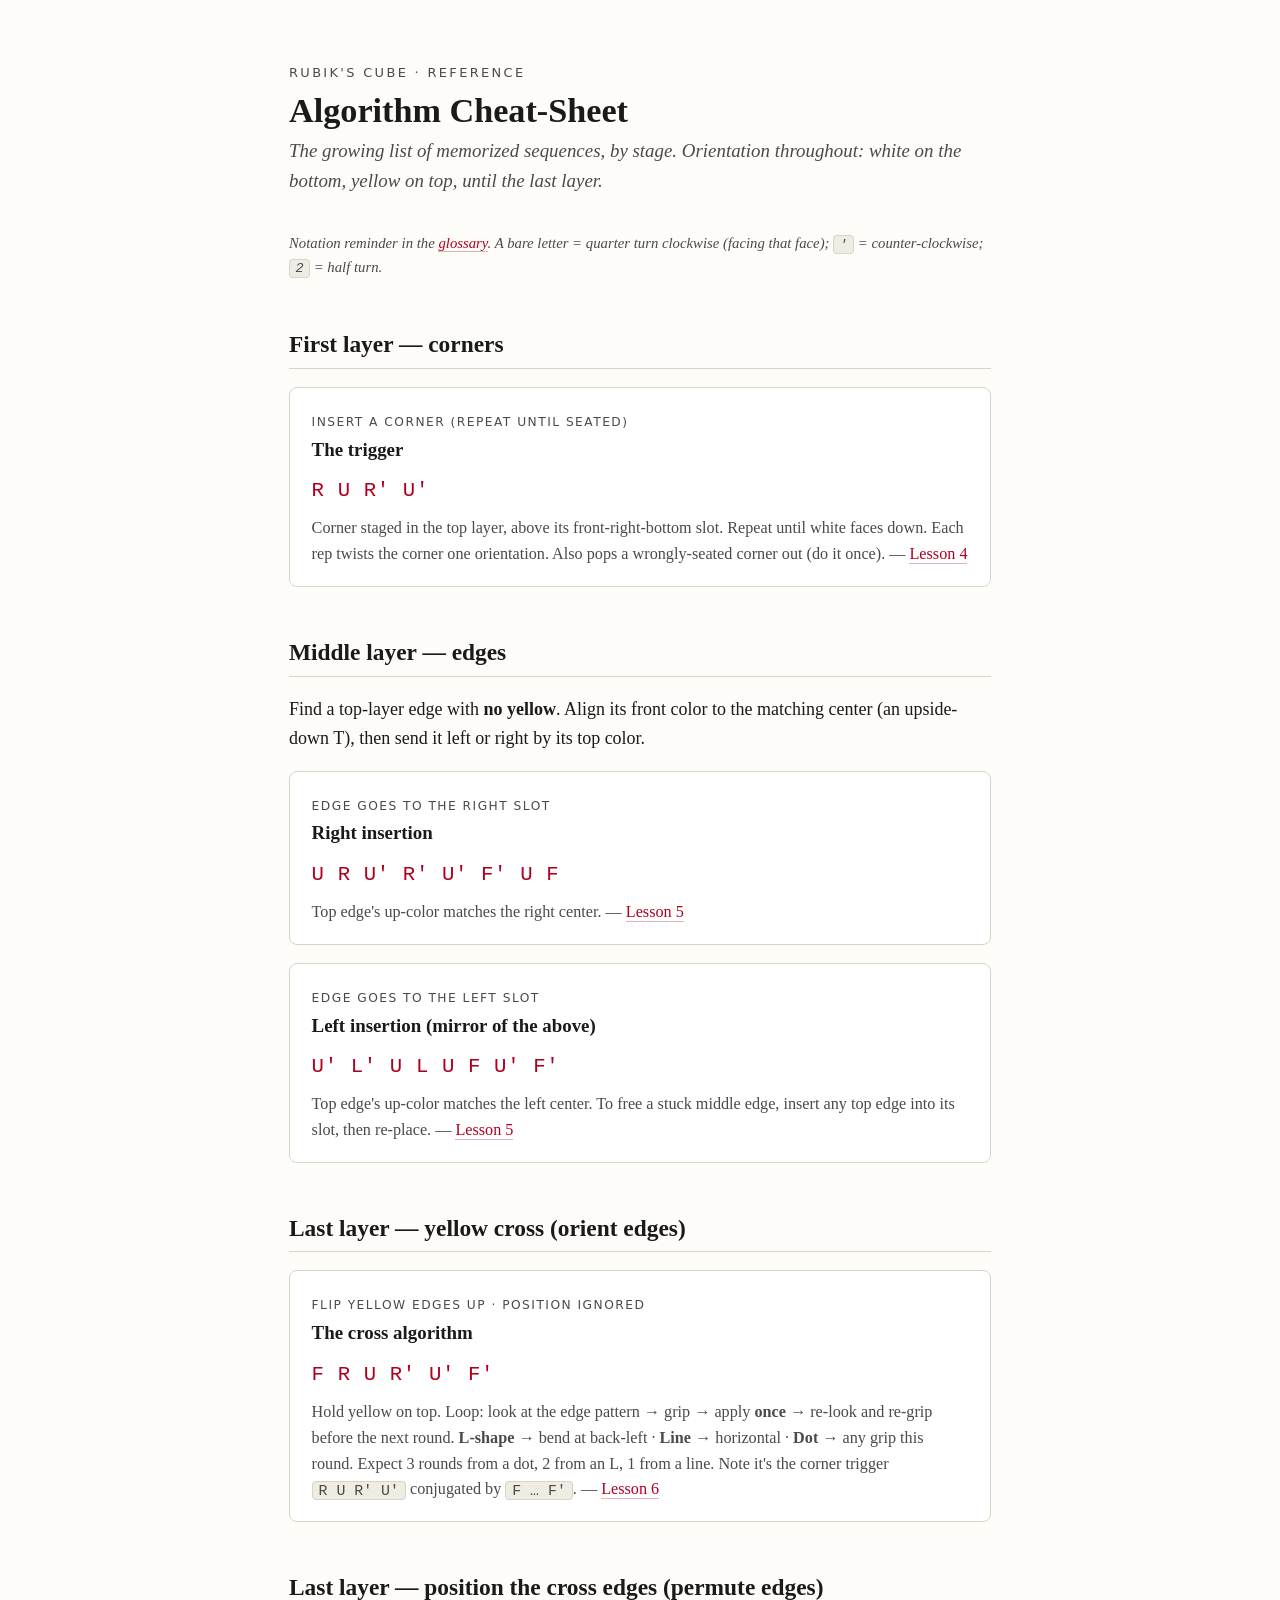
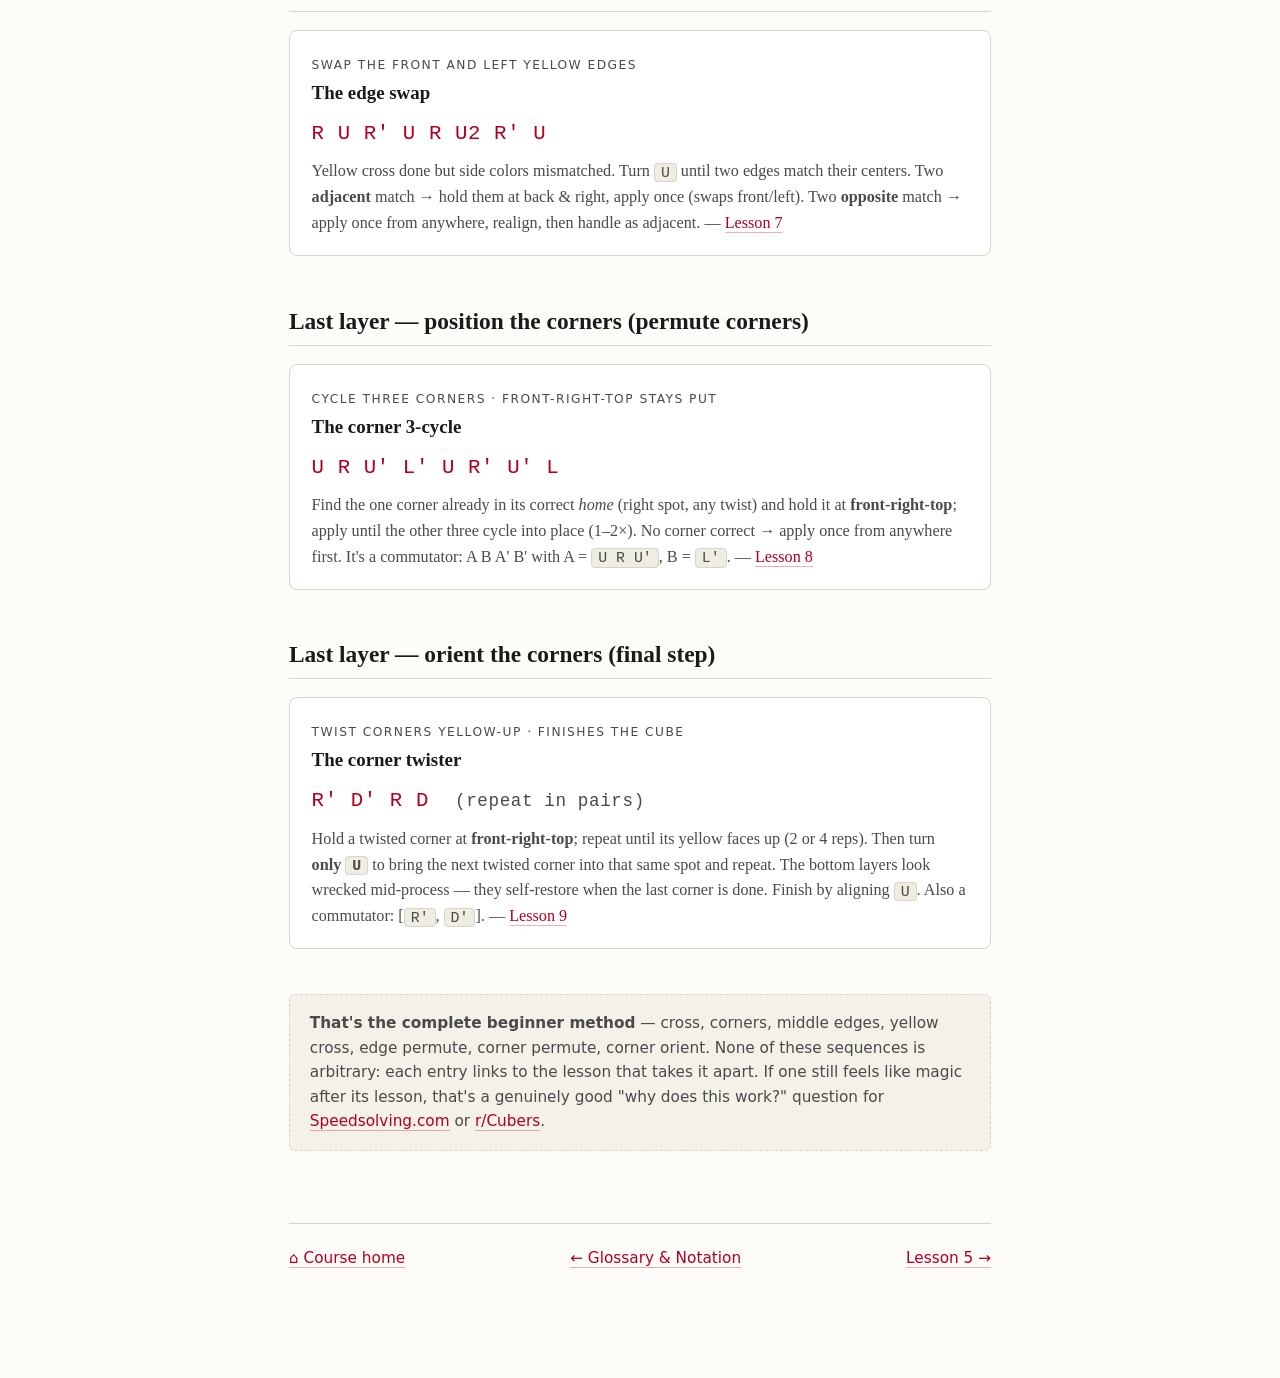
<file: reference/algorithms.html>
<!DOCTYPE html>
<html lang="en">
<head>
<meta charset="utf-8">
<meta name="viewport" content="width=device-width, initial-scale=1">
<title>Rubik's Cube — Algorithm Cheat-Sheet</title>
<link rel="stylesheet" href="../assets/style.css">
<style>
  .alg-card {
    border: 1px solid var(--rule);
    border-radius: 8px;
    padding: 1rem 1.2rem;
    margin: 1rem 0;
    background: #fff;
  }
  .alg-card h3 { margin: 0 0 0.3rem; }
  .alg-seq {
    font-family: "SF Mono", ui-monospace, Menlo, monospace;
    font-size: 1.15rem;
    letter-spacing: 0.03em;
    margin: 0.5rem 0;
    color: var(--accent);
  }
  .alg-when { font-size: 0.9rem; color: var(--ink-soft); margin: 0.2rem 0 0; }
  .stage-tag {
    font-family: ui-sans-serif, system-ui, sans-serif;
    font-size: 0.68rem; letter-spacing: 0.12em; text-transform: uppercase;
    color: var(--ink-soft);
  }
</style>
</head>
<body>
  <p class="eyebrow">Rubik's Cube · Reference</p>
  <h1>Algorithm Cheat-Sheet</h1>
  <p class="subtitle">The growing list of memorized sequences, by stage. Orientation throughout: white on the bottom, yellow on top, until the last layer.</p>
  <p class="sidenote">Notation reminder in the <a href="glossary.html">glossary</a>. A bare letter = quarter turn clockwise (facing that face); <span class="move">'</span> = counter-clockwise; <span class="move">2</span> = half turn.</p>

  <h2>First layer — corners</h2>
  <div class="alg-card">
    <span class="stage-tag">Insert a corner (repeat until seated)</span>
    <h3>The trigger</h3>
    <p class="alg-seq">R U R' U'</p>
    <p class="alg-when">Corner staged in the top layer, above its front-right-bottom slot.
    Repeat until white faces down. Each rep twists the corner one orientation.
    Also pops a wrongly-seated corner out (do it once). — <a href="../lessons/0004-first-layer-corners.html">Lesson 4</a></p>
  </div>

  <h2>Middle layer — edges</h2>
  <p>Find a top-layer edge with <strong>no yellow</strong>. Align its front color to the
  matching center (an upside-down T), then send it left or right by its top color.</p>

  <div class="alg-card">
    <span class="stage-tag">Edge goes to the RIGHT slot</span>
    <h3>Right insertion</h3>
    <p class="alg-seq">U R U' R' U' F' U F</p>
    <p class="alg-when">Top edge's up-color matches the right center. — <a href="../lessons/0005-the-middle-layer.html">Lesson 5</a></p>
  </div>

  <div class="alg-card">
    <span class="stage-tag">Edge goes to the LEFT slot</span>
    <h3>Left insertion (mirror of the above)</h3>
    <p class="alg-seq">U' L' U L U F U' F'</p>
    <p class="alg-when">Top edge's up-color matches the left center. To free a stuck middle
    edge, insert any top edge into its slot, then re-place. — <a href="../lessons/0005-the-middle-layer.html">Lesson 5</a></p>
  </div>

  <h2>Last layer — yellow cross (orient edges)</h2>
  <div class="alg-card">
    <span class="stage-tag">Flip yellow edges up · position ignored</span>
    <h3>The cross algorithm</h3>
    <p class="alg-seq">F R U R' U' F'</p>
    <p class="alg-when">Hold yellow on top. Loop: look at the edge pattern → grip → apply
    <strong>once</strong> → re-look and re-grip before the next round.
    <strong>L-shape</strong> → bend at back-left · <strong>Line</strong> → horizontal ·
    <strong>Dot</strong> → any grip this round. Expect 3 rounds from a dot, 2 from an L, 1 from
    a line. Note it's the corner trigger <span class="move">R U R' U'</span> conjugated by
    <span class="move">F … F'</span>. — <a href="../lessons/0006-the-yellow-cross.html">Lesson 6</a></p>
  </div>

  <h2>Last layer — position the cross edges (permute edges)</h2>
  <div class="alg-card">
    <span class="stage-tag">Swap the FRONT and LEFT yellow edges</span>
    <h3>The edge swap</h3>
    <p class="alg-seq">R U R' U R U2 R' U</p>
    <p class="alg-when">Yellow cross done but side colors mismatched. Turn <span class="move">U</span>
    until two edges match their centers. Two <strong>adjacent</strong> match → hold them at
    back &amp; right, apply once (swaps front/left). Two <strong>opposite</strong> match →
    apply once from anywhere, realign, then handle as adjacent.
    — <a href="../lessons/0007-positioning-the-edges.html">Lesson 7</a></p>
  </div>

  <h2>Last layer — position the corners (permute corners)</h2>
  <div class="alg-card">
    <span class="stage-tag">Cycle three corners · front-right-top stays put</span>
    <h3>The corner 3-cycle</h3>
    <p class="alg-seq">U R U' L' U R' U' L</p>
    <p class="alg-when">Find the one corner already in its correct <em>home</em> (right spot,
    any twist) and hold it at <strong>front-right-top</strong>; apply until the other three
    cycle into place (1–2×). No corner correct → apply once from anywhere first. It's a
    commutator: A&nbsp;B&nbsp;A'&nbsp;B' with A&nbsp;=&nbsp;<span class="move">U R U'</span>,
    B&nbsp;=&nbsp;<span class="move">L'</span>. — <a href="../lessons/0008-positioning-the-corners.html">Lesson 8</a></p>
  </div>

  <h2>Last layer — orient the corners (final step)</h2>
  <div class="alg-card">
    <span class="stage-tag">Twist corners yellow-up · finishes the cube</span>
    <h3>The corner twister</h3>
    <p class="alg-seq">R' D' R D &nbsp;<span style="color:var(--ink-soft);font-size:0.85em;">(repeat in pairs)</span></p>
    <p class="alg-when">Hold a twisted corner at <strong>front-right-top</strong>; repeat until
    its yellow faces up (2 or 4 reps). Then turn <strong>only <span class="move">U</span></strong>
    to bring the next twisted corner into that same spot and repeat. The bottom layers look
    wrecked mid-process — they self-restore when the last corner is done. Finish by aligning
    <span class="move">U</span>. Also a commutator: [<span class="move">R'</span>,&nbsp;<span class="move">D'</span>].
    — <a href="../lessons/0009-orienting-the-corners.html">Lesson 9</a></p>
  </div>

  <div class="ask-teacher">
    <strong>That's the complete beginner method</strong> — cross, corners, middle edges, yellow
    cross, edge permute, corner permute, corner orient. None of these sequences is arbitrary:
    each entry links to the lesson that takes it apart. If one still feels like magic after its
    lesson, that's a genuinely good "why does this work?" question for
    <a href="https://www.speedsolving.com/">Speedsolving.com</a> or
    <a href="https://www.reddit.com/r/Cubers/">r/Cubers</a>.
  </div>

  <div class="lesson-nav">
    <span><a href="../index.html">⌂ Course home</a></span>
    <span><a href="glossary.html">← Glossary &amp; Notation</a></span>
    <span><a href="../lessons/0005-the-middle-layer.html">Lesson 5 →</a></span>
  </div>
</body>
</html>
</file>
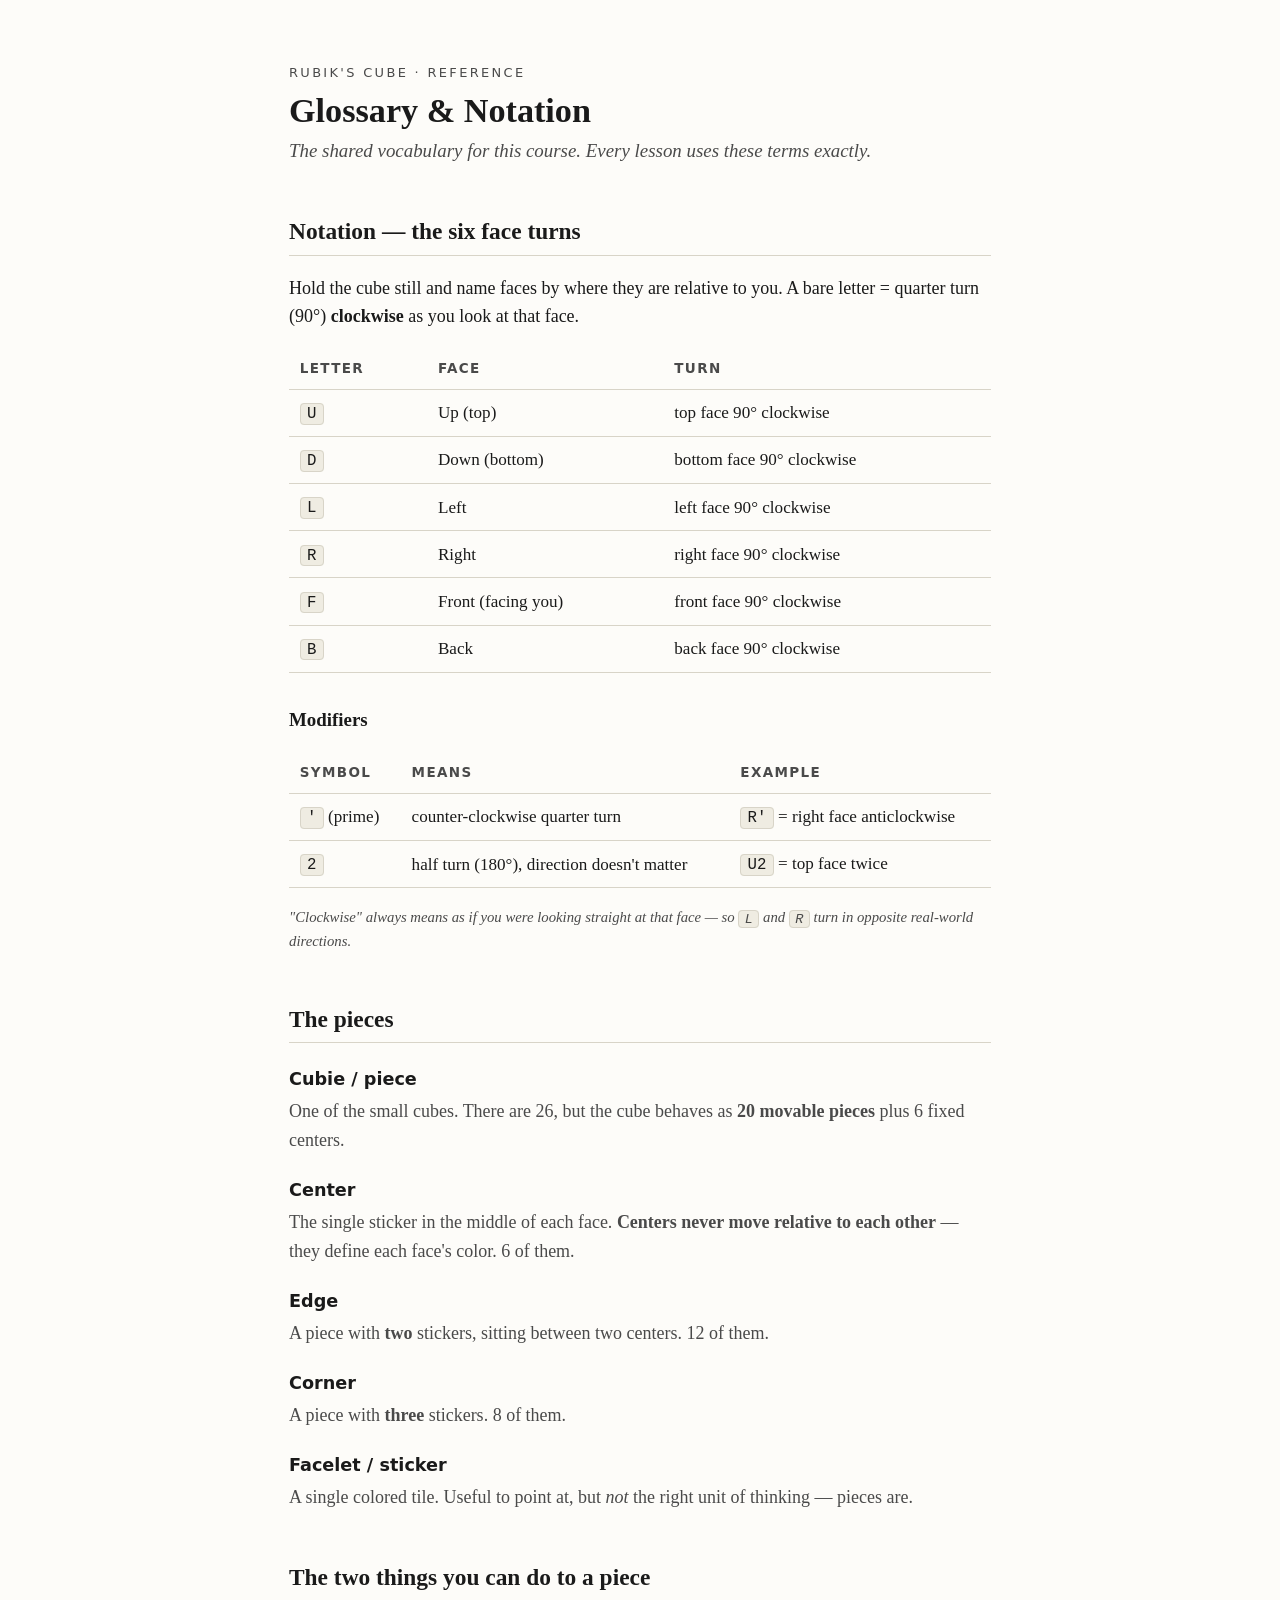
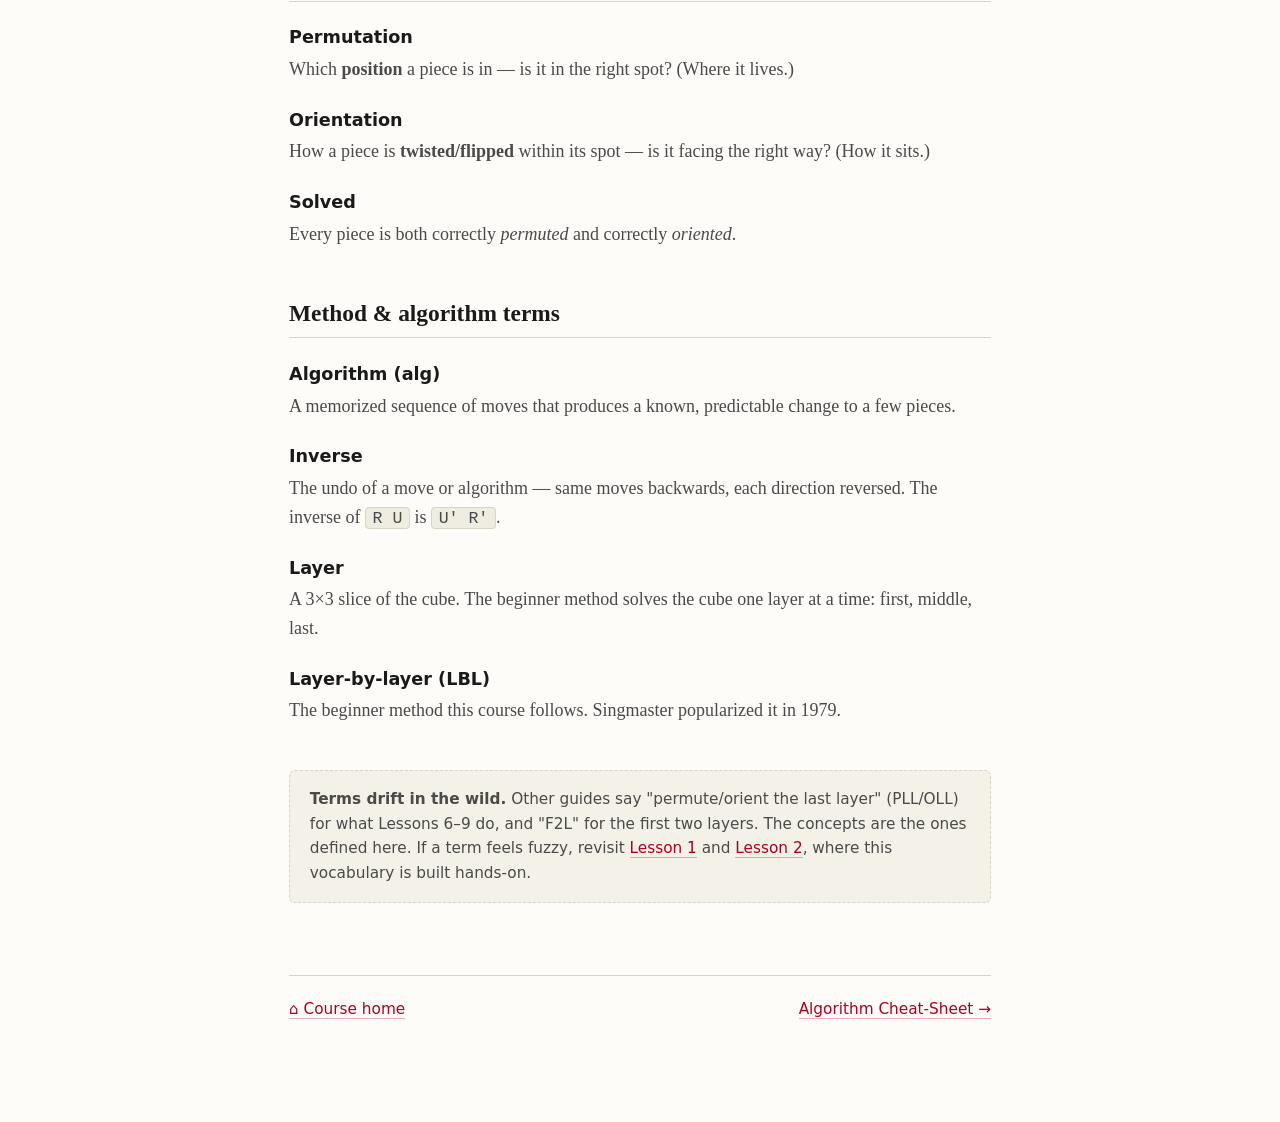
<file: reference/glossary.html>
<!DOCTYPE html>
<html lang="en">
<head>
<meta charset="utf-8">
<meta name="viewport" content="width=device-width, initial-scale=1">
<title>Rubik's Cube — Glossary &amp; Notation Reference</title>
<link rel="stylesheet" href="../assets/style.css">
<style>
  dl.gloss { margin: 0; }
  dl.gloss dt {
    font-weight: 600;
    margin-top: 1.2rem;
    font-family: ui-sans-serif, system-ui, sans-serif;
    font-size: 0.98rem;
  }
  dl.gloss dd { margin: 0.2rem 0 0; color: var(--ink-soft); }
</style>
</head>
<body>
  <p class="eyebrow">Rubik's Cube · Reference</p>
  <h1>Glossary &amp; Notation</h1>
  <p class="subtitle">The shared vocabulary for this course. Every lesson uses these terms exactly.</p>

  <h2>Notation — the six face turns</h2>
  <p>Hold the cube still and name faces by where they are relative to you. A bare
  letter = quarter turn (90°) <strong>clockwise</strong> as you look at that face.</p>

  <table class="notation">
    <tr><th>Letter</th><th>Face</th><th>Turn</th></tr>
    <tr><td><span class="move">U</span></td><td>Up (top)</td><td>top face 90° clockwise</td></tr>
    <tr><td><span class="move">D</span></td><td>Down (bottom)</td><td>bottom face 90° clockwise</td></tr>
    <tr><td><span class="move">L</span></td><td>Left</td><td>left face 90° clockwise</td></tr>
    <tr><td><span class="move">R</span></td><td>Right</td><td>right face 90° clockwise</td></tr>
    <tr><td><span class="move">F</span></td><td>Front (facing you)</td><td>front face 90° clockwise</td></tr>
    <tr><td><span class="move">B</span></td><td>Back</td><td>back face 90° clockwise</td></tr>
  </table>

  <h3>Modifiers</h3>
  <table class="notation">
    <tr><th>Symbol</th><th>Means</th><th>Example</th></tr>
    <tr><td><span class="move">'</span> (prime)</td><td>counter-clockwise quarter turn</td><td><span class="move">R'</span> = right face anticlockwise</td></tr>
    <tr><td><span class="move">2</span></td><td>half turn (180°), direction doesn't matter</td><td><span class="move">U2</span> = top face twice</td></tr>
  </table>
  <p class="sidenote">"Clockwise" always means as if you were looking straight at that
  face — so <span class="move">L</span> and <span class="move">R</span> turn in opposite real-world directions.</p>

  <h2>The pieces</h2>
  <dl class="gloss">
    <dt>Cubie / piece</dt>
    <dd>One of the small cubes. There are 26, but the cube behaves as <strong>20 movable pieces</strong> plus 6 fixed centers.</dd>

    <dt>Center</dt>
    <dd>The single sticker in the middle of each face. <strong>Centers never move relative to each other</strong> — they define each face's color. 6 of them.</dd>

    <dt>Edge</dt>
    <dd>A piece with <strong>two</strong> stickers, sitting between two centers. 12 of them.</dd>

    <dt>Corner</dt>
    <dd>A piece with <strong>three</strong> stickers. 8 of them.</dd>

    <dt>Facelet / sticker</dt>
    <dd>A single colored tile. Useful to point at, but <em>not</em> the right unit of thinking — pieces are.</dd>
  </dl>

  <h2>The two things you can do to a piece</h2>
  <dl class="gloss">
    <dt>Permutation</dt>
    <dd>Which <strong>position</strong> a piece is in — is it in the right spot? (Where it lives.)</dd>

    <dt>Orientation</dt>
    <dd>How a piece is <strong>twisted/flipped</strong> within its spot — is it facing the right way? (How it sits.)</dd>

    <dt>Solved</dt>
    <dd>Every piece is both correctly <em>permuted</em> and correctly <em>oriented</em>.</dd>
  </dl>

  <h2>Method &amp; algorithm terms</h2>
  <dl class="gloss">
    <dt>Algorithm (alg)</dt>
    <dd>A memorized sequence of moves that produces a known, predictable change to a few pieces.</dd>

    <dt>Inverse</dt>
    <dd>The undo of a move or algorithm — same moves backwards, each direction reversed. The inverse of <span class="move">R U</span> is <span class="move">U' R'</span>.</dd>

    <dt>Layer</dt>
    <dd>A 3×3 slice of the cube. The beginner method solves the cube one layer at a time: first, middle, last.</dd>

    <dt>Layer-by-layer (LBL)</dt>
    <dd>The beginner method this course follows. Singmaster popularized it in 1979.</dd>
  </dl>

  <div class="ask-teacher">
    <strong>Terms drift in the wild.</strong> Other guides say "permute/orient the last layer"
    (PLL/OLL) for what Lessons 6–9 do, and "F2L" for the first two layers. The concepts are
    the ones defined here. If a term feels fuzzy, revisit
    <a href="../lessons/0001-pieces-not-stickers.html">Lesson 1</a> and
    <a href="../lessons/0002-the-six-turns.html">Lesson 2</a>, where this vocabulary is built
    hands-on.
  </div>

  <div class="lesson-nav">
    <span><a href="../index.html">⌂ Course home</a></span>
    <span><a href="algorithms.html">Algorithm Cheat-Sheet →</a></span>
  </div>
</body>
</html>
</file>
<file: assets/style.css>
/* Shared stylesheet for the Rubik's Cube course.
   Tufte-inspired: generous margins, readable serif body, restrained color.
   Every lesson and reference doc links this file. */

:root {
  --ink: #1a1a1a;
  --ink-soft: #4a4a4a;
  --paper: #fdfcf9;
  --rule: #d8d4c8;
  --accent: #b00020;        /* cube red, used sparingly */
  --note-bg: #f4f1e8;
  --maxw: 42rem;

  /* Standard Rubik's cube face colors, for diagrams */
  --cube-white:  #fafafa;
  --cube-yellow: #ffd500;
  --cube-red:    #c41e3a;
  --cube-orange: #ff5800;
  --cube-blue:   #0051ba;
  --cube-green:  #009e60;
  --cube-edge:   #1a1a1a;
}

* { box-sizing: border-box; }

html { font-size: 18px; }

body {
  margin: 0 auto;
  max-width: var(--maxw);
  padding: 3.5rem 1.5rem 6rem;
  background: var(--paper);
  color: var(--ink);
  font-family: "Iowan Old Style", "Palatino Linotype", Palatino, Georgia, serif;
  line-height: 1.6;
  -webkit-font-smoothing: antialiased;
}

/* --- Course chrome --- */
.eyebrow {
  font-family: ui-sans-serif, system-ui, sans-serif;
  font-size: 0.72rem;
  letter-spacing: 0.18em;
  text-transform: uppercase;
  color: var(--ink-soft);
  margin: 0 0 0.4rem;
}

h1 {
  font-size: 1.9rem;
  line-height: 1.15;
  margin: 0 0 0.3rem;
  font-weight: 600;
}

.subtitle {
  font-style: italic;
  color: var(--ink-soft);
  margin: 0 0 2rem;
  font-size: 1.05rem;
}

h2 {
  font-size: 1.3rem;
  font-weight: 600;
  margin: 2.6rem 0 0.6rem;
  padding-bottom: 0.25rem;
  border-bottom: 1px solid var(--rule);
}

h3 { font-size: 1.05rem; margin: 1.8rem 0 0.4rem; }

p, li { color: var(--ink); }
a { color: var(--accent); text-decoration: none; border-bottom: 1px solid rgba(176,0,32,0.3); }
a:hover { border-bottom-color: var(--accent); }

/* --- Callout boxes --- */
.note, .why, .try, .recall {
  background: var(--note-bg);
  border-left: 3px solid var(--rule);
  border-radius: 3px;
  padding: 0.9rem 1.1rem;
  margin: 1.4rem 0;
}
.why   { border-left-color: var(--accent); }
.try   { border-left-color: var(--cube-green); }
.recall{ border-left-color: var(--cube-blue); }

.note .label, .why .label, .try .label, .recall .label {
  font-family: ui-sans-serif, system-ui, sans-serif;
  font-size: 0.7rem;
  letter-spacing: 0.14em;
  text-transform: uppercase;
  font-weight: 700;
  display: block;
  margin-bottom: 0.35rem;
  color: var(--ink-soft);
}

/* --- Notation chips --- */
.move {
  font-family: "SF Mono", ui-monospace, Menlo, monospace;
  background: #efece2;
  border: 1px solid var(--rule);
  border-radius: 4px;
  padding: 0.05em 0.4em;
  font-size: 0.92em;
  white-space: nowrap;
}

/* --- Notation tables (glossary + lessons) --- */
table.notation { border-collapse: collapse; width: 100%; margin: 1rem 0; font-size: 0.95rem; }
table.notation th, table.notation td {
  border-bottom: 1px solid var(--rule); padding: 0.5rem 0.6rem; text-align: left;
}
table.notation th {
  font-family: ui-sans-serif, system-ui, sans-serif;
  font-size: 0.75rem; text-transform: uppercase; letter-spacing: 0.1em;
  color: var(--ink-soft);
}

/* --- Featured algorithm display --- */
.alg-display {
  text-align: center;
  font-size: 1.3rem;
  margin: 1.1rem 0;
  color: var(--accent);
  font-family: "SF Mono", ui-monospace, Menlo, monospace;
}

/* --- Margin notes (Tufte) --- */
.sidenote {
  font-size: 0.82rem;
  color: var(--ink-soft);
  font-style: italic;
}

/* --- Footer / nav --- */
.lesson-nav {
  margin-top: 4rem;
  padding-top: 1.2rem;
  border-top: 1px solid var(--rule);
  font-family: ui-sans-serif, system-ui, sans-serif;
  font-size: 0.85rem;
  display: flex;
  flex-wrap: wrap;
  gap: 1rem;
  justify-content: space-between;
}

.ask-teacher {
  font-family: ui-sans-serif, system-ui, sans-serif;
  font-size: 0.85rem;
  background: var(--note-bg);
  border: 1px dashed var(--rule);
  border-radius: 6px;
  padding: 0.9rem 1.1rem;
  margin-top: 2.5rem;
  color: var(--ink-soft);
}

/* --- Quiz widget hook (styles for assets/quiz.js) --- */
.quiz { margin: 1.5rem 0; }
.quiz .q { font-weight: 600; margin-bottom: 0.6rem; }
.quiz button.opt {
  display: block;
  width: 100%;
  text-align: left;
  font-family: inherit;
  font-size: 0.98rem;
  background: #fff;
  border: 1px solid var(--rule);
  border-radius: 6px;
  padding: 0.6rem 0.8rem;
  margin: 0.4rem 0;
  cursor: pointer;
  transition: background 0.12s, border-color 0.12s;
}
.quiz button.opt:hover:enabled { background: var(--note-bg); }
.quiz button.opt:disabled { cursor: default; color: var(--ink); opacity: 1; }
.quiz button.opt.correct { background: #e3f3e8; border-color: var(--cube-green); }
.quiz button.opt.wrong   { background: #f7e3e6; border-color: var(--accent); }
.quiz .feedback {
  margin-top: 0.6rem;
  font-size: 0.92rem;
  min-height: 1.2rem;
  color: var(--ink-soft);
}

/* --- Simple cube net diagram helper --- */
.facelet { stroke: var(--cube-edge); stroke-width: 2; }
.facelet-any  { fill: #d8d4c8; }   /* "color doesn't matter here" */
.facelet-dim  { fill: #eceade; }   /* de-emphasized (ignore these) */

/* --- Diagram figures --- */
.figrow {
  display: flex;
  flex-wrap: wrap;
  gap: 1.6rem;
  justify-content: center;
  align-items: flex-start;
  margin: 1.6rem 0;
}
.figrow figure { margin: 0; text-align: center; }
.figrow figcaption {
  font-family: ui-sans-serif, system-ui, sans-serif;
  font-size: 0.78rem;
  color: var(--ink-soft);
  margin-top: 0.45rem;
  max-width: 13rem;
  line-height: 1.4;
}
.figrow svg { display: block; margin: 0 auto; }
.fig-label {
  font-family: ui-sans-serif, system-ui, sans-serif;
  font-size: 10px;
  letter-spacing: 0.12em;
  text-transform: uppercase;
  fill: var(--ink-soft);
}

@media print {
  body { background: #fff; }
  .ask-teacher, .lesson-nav { display: none; }
}
</file>
